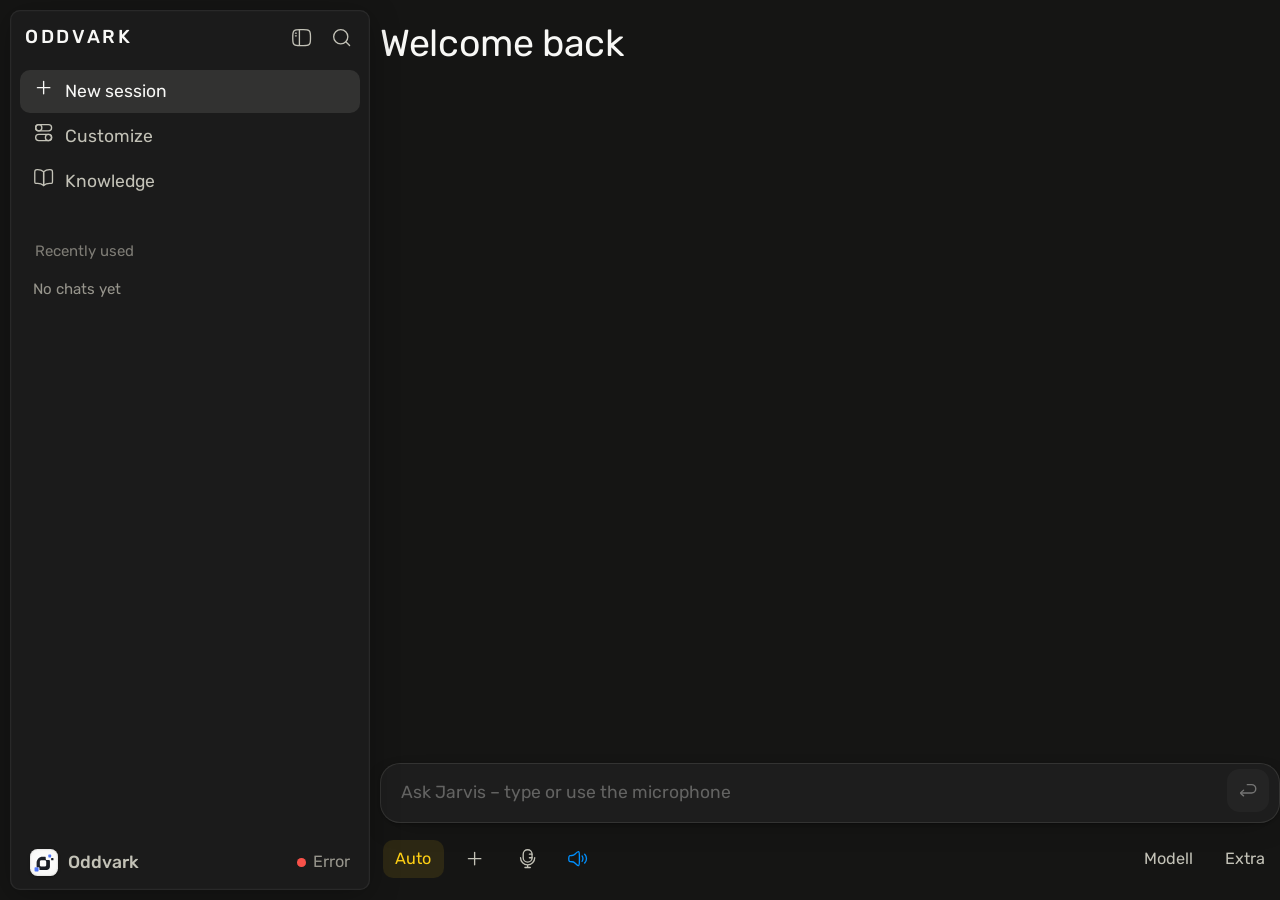
<file: frontend/index.html>
<!doctype html>
<html
  lang="en"
  data-color-version="v2"
  data-theme="jarvis"
  data-mode="dark"
  class="h-screen antialiased scroll-smooth"
  style="--toast-top-offset: 56px"
  data-chat-text-size="m"
  data-transcript-width="m"
>
  <head>
    <meta charset="utf-8" />
    <meta property="og:title" content="Oddvark" />
    <meta name="twitter:title" content="Oddvark" />
    <meta
      property="og:description"
      content="Oddvark – a 100% local AI assistant"
    />
    <meta
      name="twitter:description"
      content="Oddvark – a 100% local AI assistant"
    />
    <meta
      name="viewport"
      content="width=device-width,initial-scale=1,viewport-fit=cover"
    />
    <title>Oddvark</title>
    <meta property="og:type" content="website" />
    <meta property="og:site_name" content="Oddvark" />
    <meta name="twitter:card" content="summary_large_image" />
    <meta name="mobile-web-app-capable" content="yes" />
    <link rel="stylesheet" href="assets/css/theme.css" />
    <link rel="stylesheet" href="assets/css/app.css" />
    <link rel="stylesheet" href="assets/css/theme-ios.css" />
    <link rel="stylesheet" href="assets/css/artifact.css" />
    <link rel="stylesheet" href="assets/css/chat.css" />

    
    
    
    
    
    
    
    
    <meta
      name="description"
      content="Oddvark – a 100% local AI assistant"
    />
    <meta name="theme-color" content="hsl(60,2%,6%)" />
    
    
    <meta name="referrer" content="no-referrer" />
    <link rel="icon" type="image/svg+xml" href="assets/favicon.svg" />
    <link rel="shortcut icon" href="assets/favicon.ico" />
    <link rel="apple-touch-icon" href="assets/favicon.svg" />
    
    <!-- CSP entfernt fuer lokale Bearbeitung -->
  </head>
  <body
    class="bg-bg-100 text-text-100 font-ui min-h-screen"
    style="pointer-events: auto"
  >
    <div class="epitaxy-root">
      <div class="dframe-root" style="--df-sidebar-width: 288px">
                  <aside
                    class="dframe-sidebar jv-sidebar"
                    data-variant="desktop"
                    aria-label="Sidebar"
                    data-i18n-aria="aria.sidebar"
                  >
                    <a href="#dframe-main" class="jv-skip" data-i18n="skip">Skip to content</a>
                    <div class="jv-sb-chrome">
                      <a href="index.html" class="jv-sb-brand" aria-label="Oddvark">ODDVARK</a>
                      <div class="jv-sb-chrome-actions">
                        <button id="base-ui-_r_b8_" type="button" class="jv-sb-icobtn" aria-label="Collapse sidebar" data-i18n-aria="aria.sidebar.collapse"></button>
                        <button id="base-ui-_r_ba_" type="button" class="jv-sb-icobtn" aria-label="Search" data-i18n-aria="aria.search"></button>
                      </div>
                    </div>
                    <div class="dframe-sidebar-body jv-sb-body">
                      <button type="button" data-row="" class="jv-sb-row is-selected" aria-keyshortcuts="Control+Shift+O">
                        <span class="df-leading-slot jv-sb-ico"><span></span></span>
                        <span class="min-w-0 truncate jv-sb-label" data-i18n="nav.new">New session</span>
                        <kbd class="jv-sb-kbd" aria-hidden="true">Ctrl+⇧+O</kbd>
                      </button>
                      <button type="button" data-row="" class="jv-sb-row">
                        <span class="df-leading-slot jv-sb-ico"><span></span></span>
                        <span class="min-w-0 truncate jv-sb-label" data-i18n="nav.customize">Customize</span>
                      </button>
                      <div class="dframe-nav-scroll jv-sb-scroll"></div>
                    </div>
                    <div class="jv-sb-footer">
                      <button type="button" id="base-ui-_r_f5_" data-testid="user-menu-button" class="jv-sb-account" aria-haspopup="menu" aria-expanded="false" aria-label="Account"><span class="jv-sb-avatar" aria-hidden="true"></span><span class="jv-sb-account-name">Oddvark</span></button>
                    </div>
                  </aside>
                <main id="dframe-main" tabindex="-1" class="dframe-content jv-main">
                  <div class="dframe-content-inner jv-main-inner">
                    <div class="jv-chat">
                      <header class="epitaxy-composer-width jv-welcome-head">
                        <h1 class="text-title jv-welcome-title">Welcome back</h1>
                      </header>
                      <div class="jv-chat-body epitaxy-composer-width">
                        <div data-epitaxy-transcript-region="" tabindex="-1" class="jv-transcript-region">
                          <div class="overflow-y-auto jv-transcript-scroll"></div>
                        </div>
                      </div>
                      <div class="jv-composer-wrap epitaxy-composer-width">
                        <div class="epitaxy-prompt jv-inputbar">
                          <div contenteditable="true" enterkeyhint="enter" translate="no" tabindex="0" aria-label="Prompt" data-i18n-aria="aria.prompt" class="tiptap ProseMirror jv-input"><p data-placeholder="Ask Jarvis – type or use the microphone" class="is-empty is-editor-empty"><br class="ProseMirror-trailingBreak"/></p></div>
                          <button id="jv-send-btn" type="button" class="jv-send" disabled aria-label="Send" data-i18n-aria="aria.send"><svg viewBox="0 0 24 24" fill="none" aria-hidden="true"><path d="M12 20V5M6 11l6-6 6 6" stroke="currentColor" stroke-width="1.6" stroke-linecap="round" stroke-linejoin="round"/></svg></button>
                        </div>
                        <div class="jv-toolbar">
                          <div class="jv-toolbar-left">
                            <button id="base-ui-_r_ka_" type="button" aria-haspopup="menu" aria-expanded="false" class="jv-tb-btn jv-tb-mode"><span>Auto</span></button>
                            <button id="base-ui-_r_ki_" type="button" aria-haspopup="menu" aria-expanded="false" aria-label="Add" data-i18n-aria="aria.add" class="jv-tb-btn jv-tb-icon"><svg viewBox="0 0 24 24" fill="none" aria-hidden="true"><path d="M12 5v14M5 12h14" stroke="currentColor" stroke-width="1.6" stroke-linecap="round" stroke-linejoin="round"/></svg></button>
                            <input id="chat-input-file-upload-epitaxy" type="file" multiple="" value="" style="display:none"/>
                            <div role="group" aria-label="Dictate" data-i18n-aria="aria.dictate" class="jv-mic-pill">
                              <button id="base-ui-_r_kq_" type="button" aria-pressed="false" aria-label="Press and hold to record" data-i18n-aria="aria.dictate_hold" class="jv-mic-btn"><svg viewBox="0 0 24 24" fill="none" aria-hidden="true"><path d="M12 15.5a3.5 3.5 0 0 0 3.5-3.5V7a3.5 3.5 0 0 0-7 0v5a3.5 3.5 0 0 0 3.5 3.5Z" stroke="currentColor" stroke-width="1.5"/><path d="M18.5 12a6.5 6.5 0 0 1-13 0M12 18.5V22" stroke="currentColor" stroke-width="1.5" stroke-linecap="round"/></svg></button>
                              <button id="base-ui-_r_ks_" type="button" aria-haspopup="menu" aria-expanded="false" aria-label="Dictation settings" data-i18n-aria="aria.dictate_settings" class="jv-mic-set"><svg viewBox="0 0 24 24" fill="none" aria-hidden="true"><path d="M6 9l6 6 6-6" stroke="currentColor" stroke-width="1.6" stroke-linecap="round" stroke-linejoin="round"/></svg></button>
                            </div>
                          </div>
                          <div class="jv-toolbar-right">
                            <button id="base-ui-_r_l4_" type="button" aria-haspopup="menu" aria-expanded="false" class="jv-tb-btn jv-tb-model"><span>Modell</span></button>
                            <button id="base-ui-_r_la_" type="button" aria-haspopup="dialog" aria-expanded="false" data-base-ui-click-trigger="" class="jv-tb-btn jv-tb-effort"><span>Extra</span></button>
                          </div>
                        </div>
                      </div>
                    </div>
                  </div>
                </main>
      </div>
    </div>
    <script src="assets/js/hugeicons.js"></script>
    <script src="assets/js/i18n.js"></script>
    <script src="assets/js/app.js"></script>
  </body>
</html>
</file>
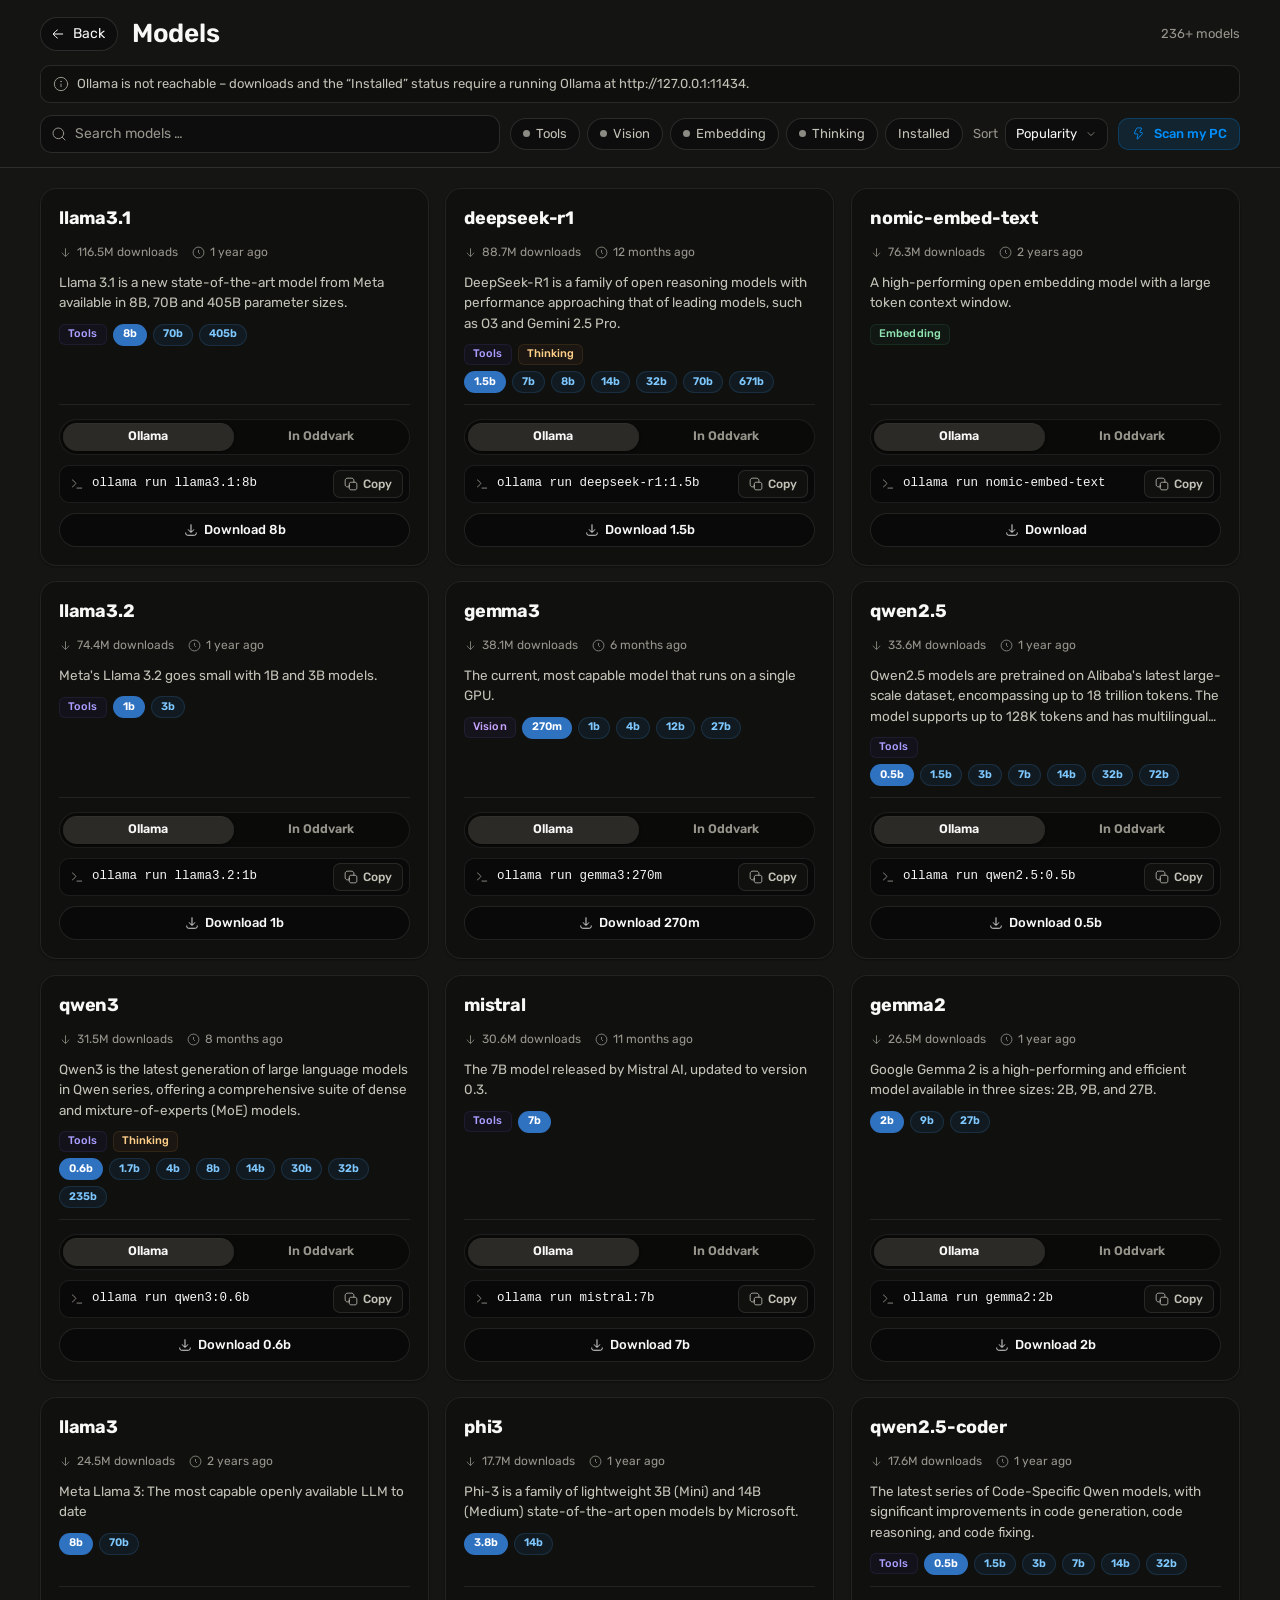
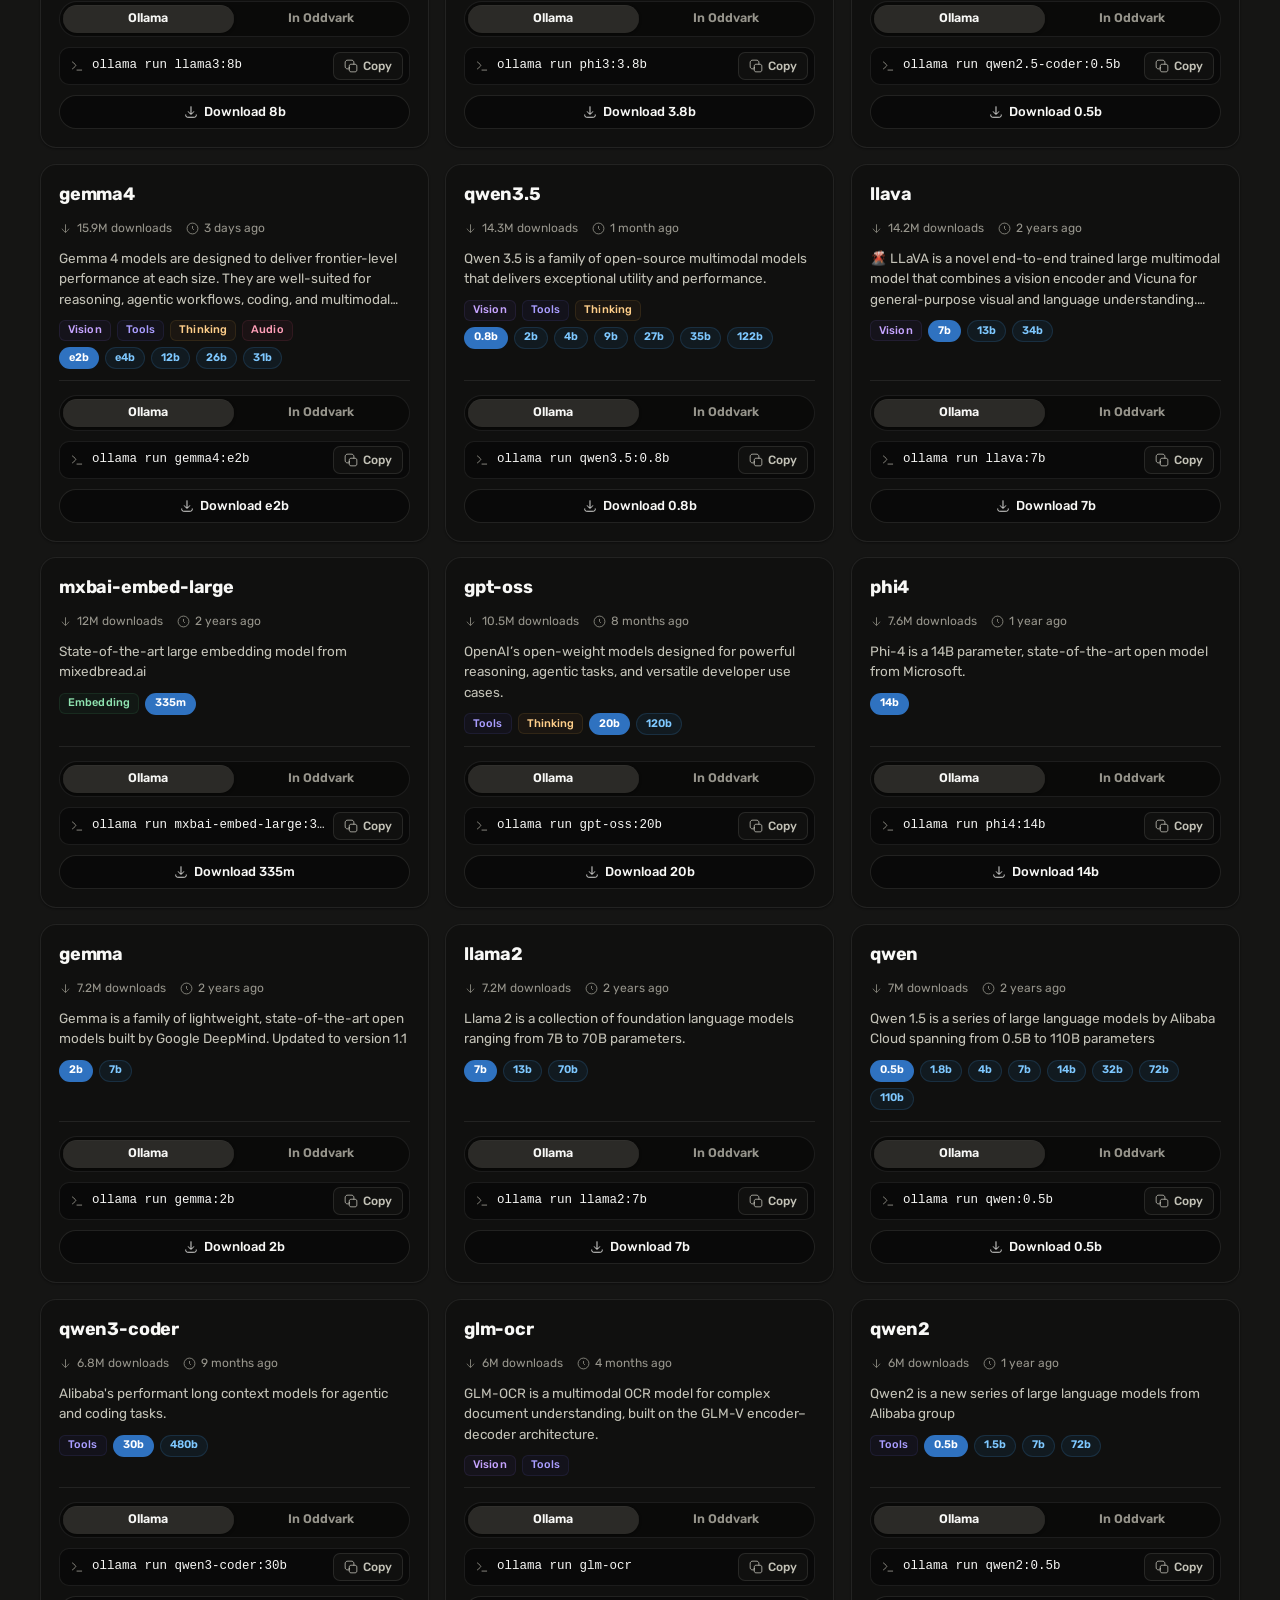
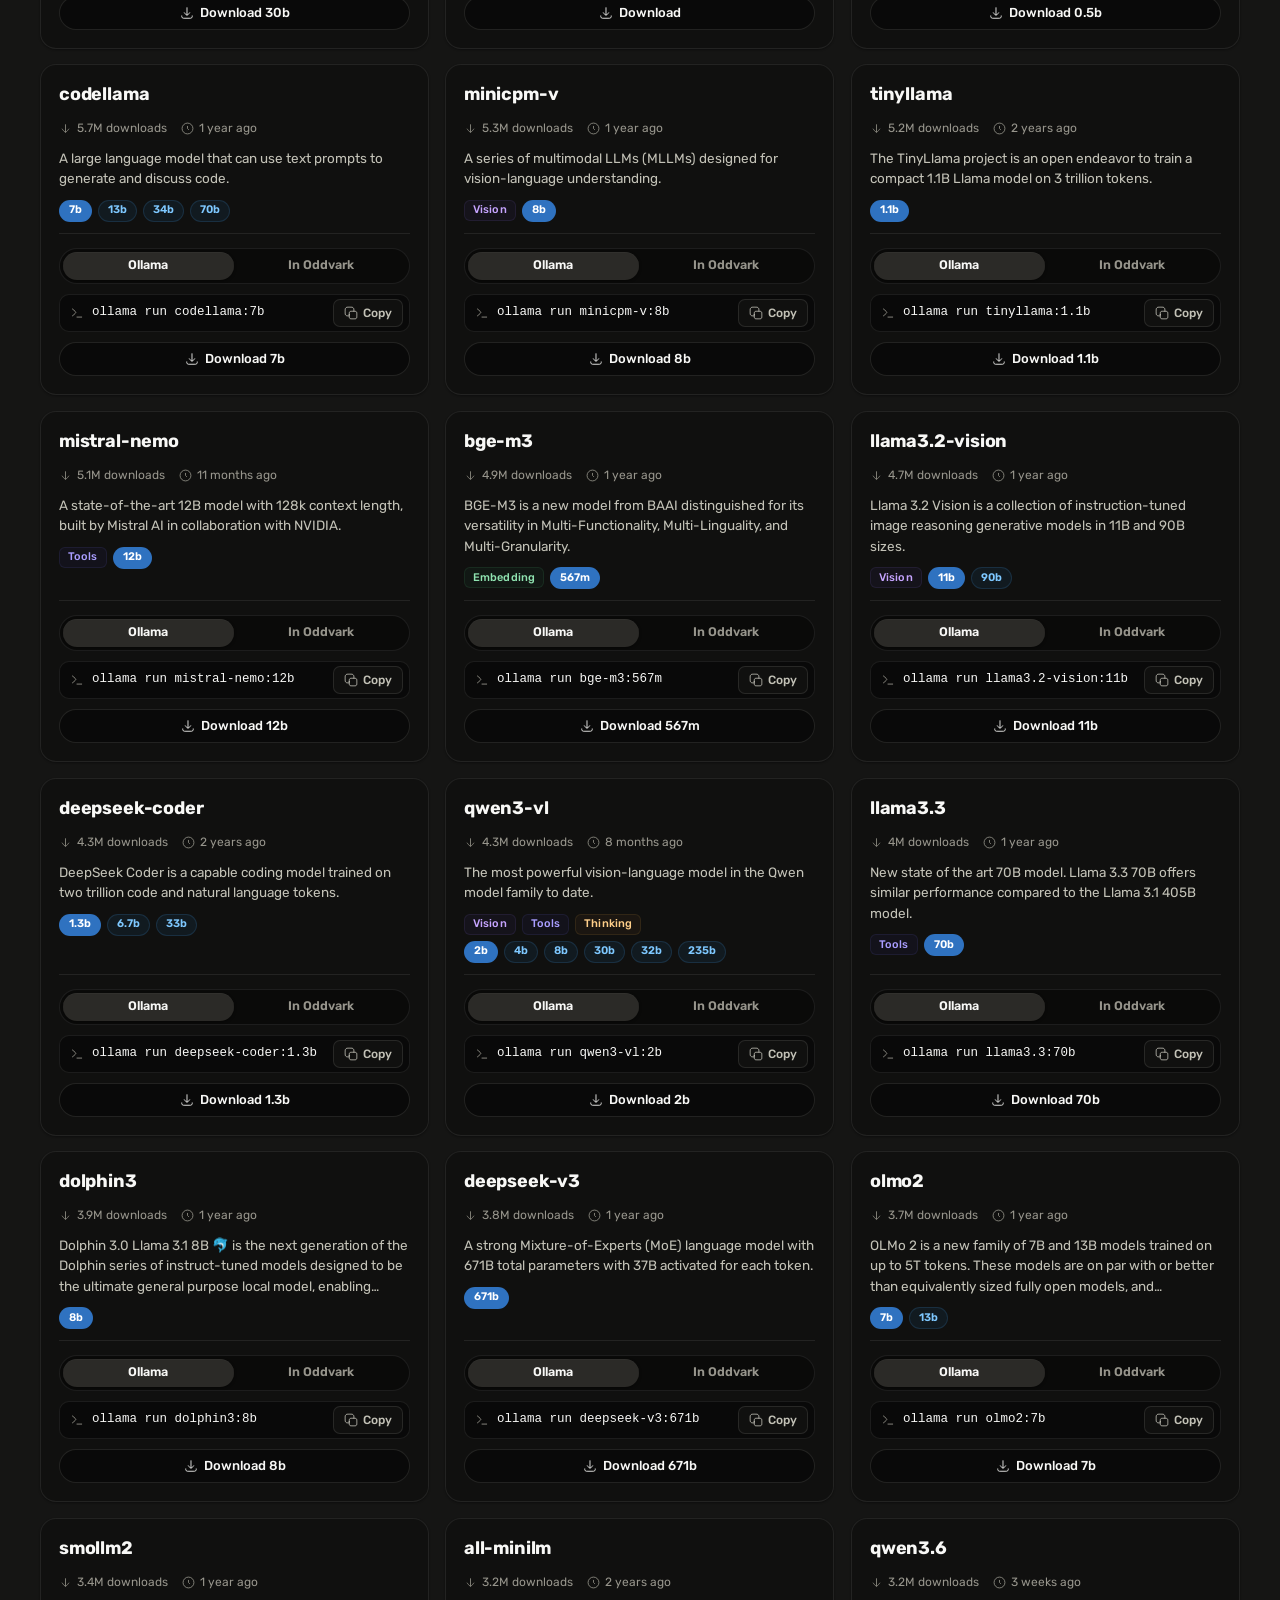
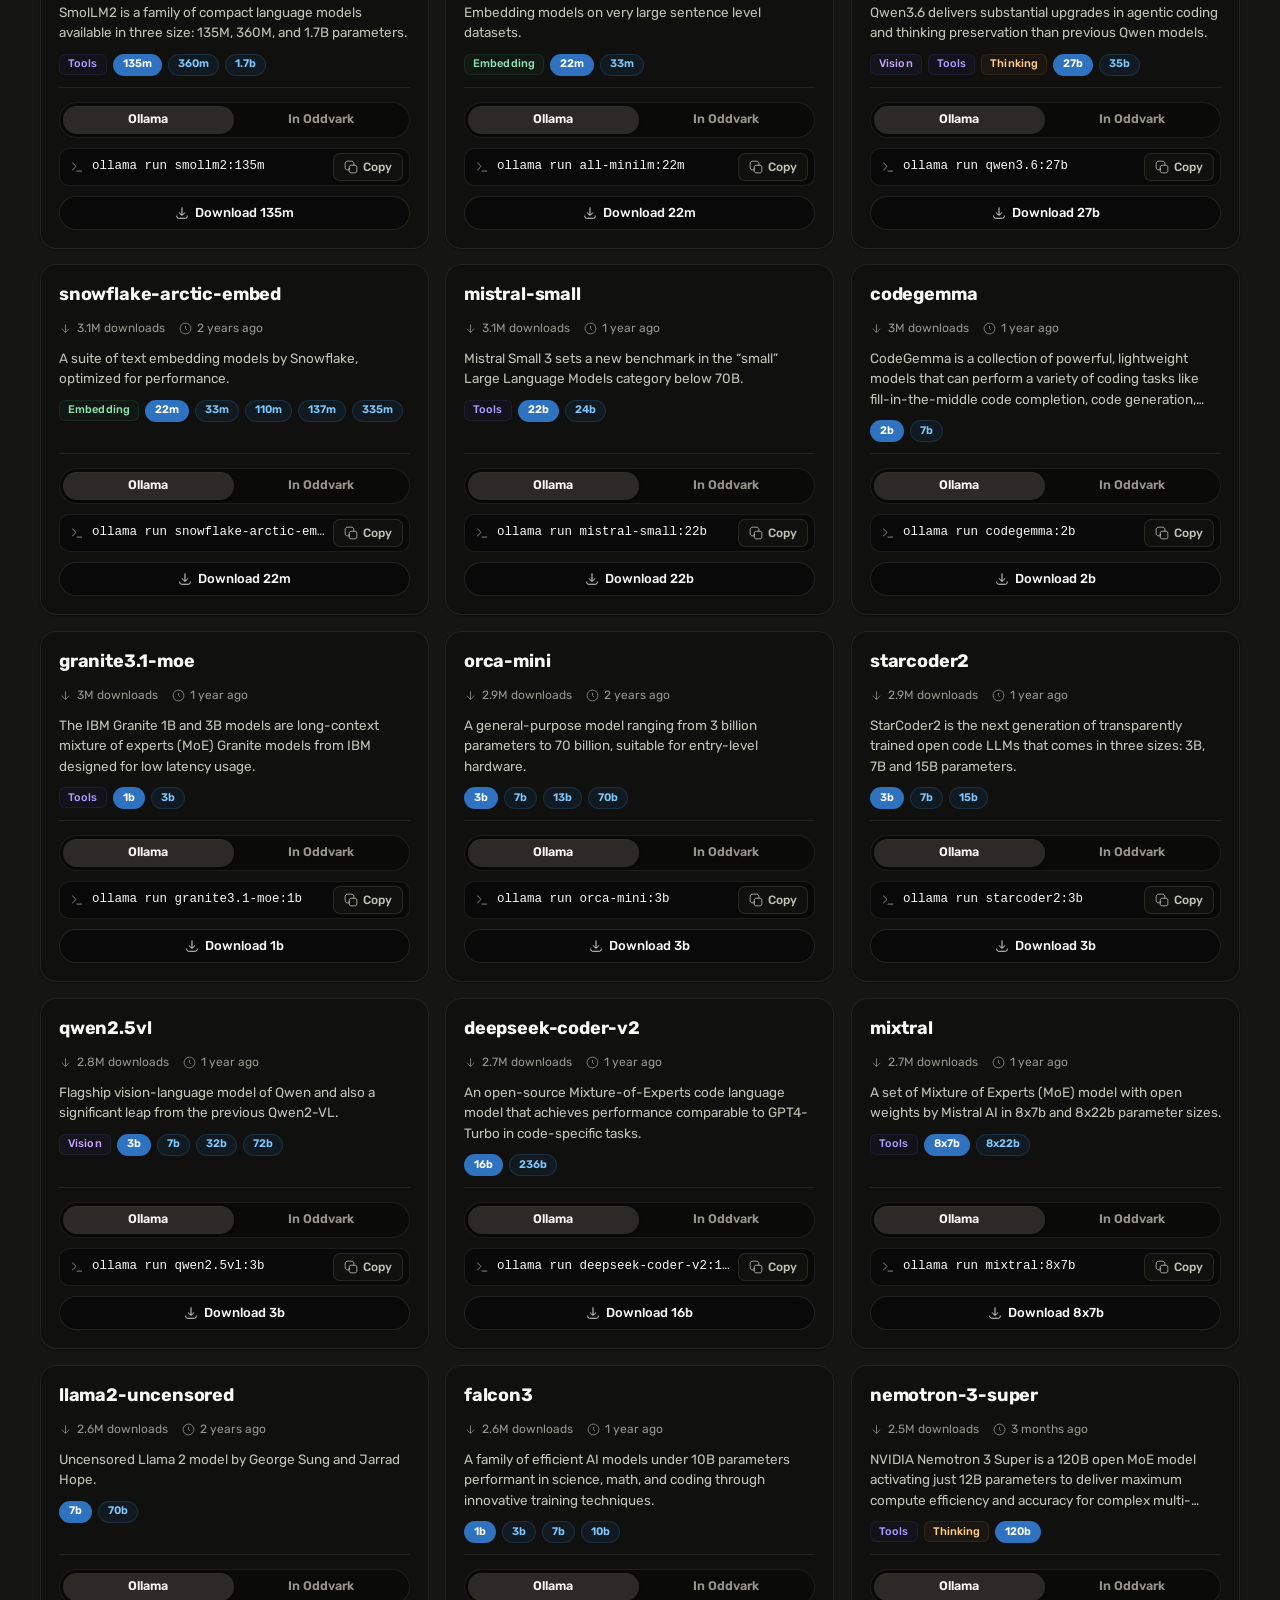
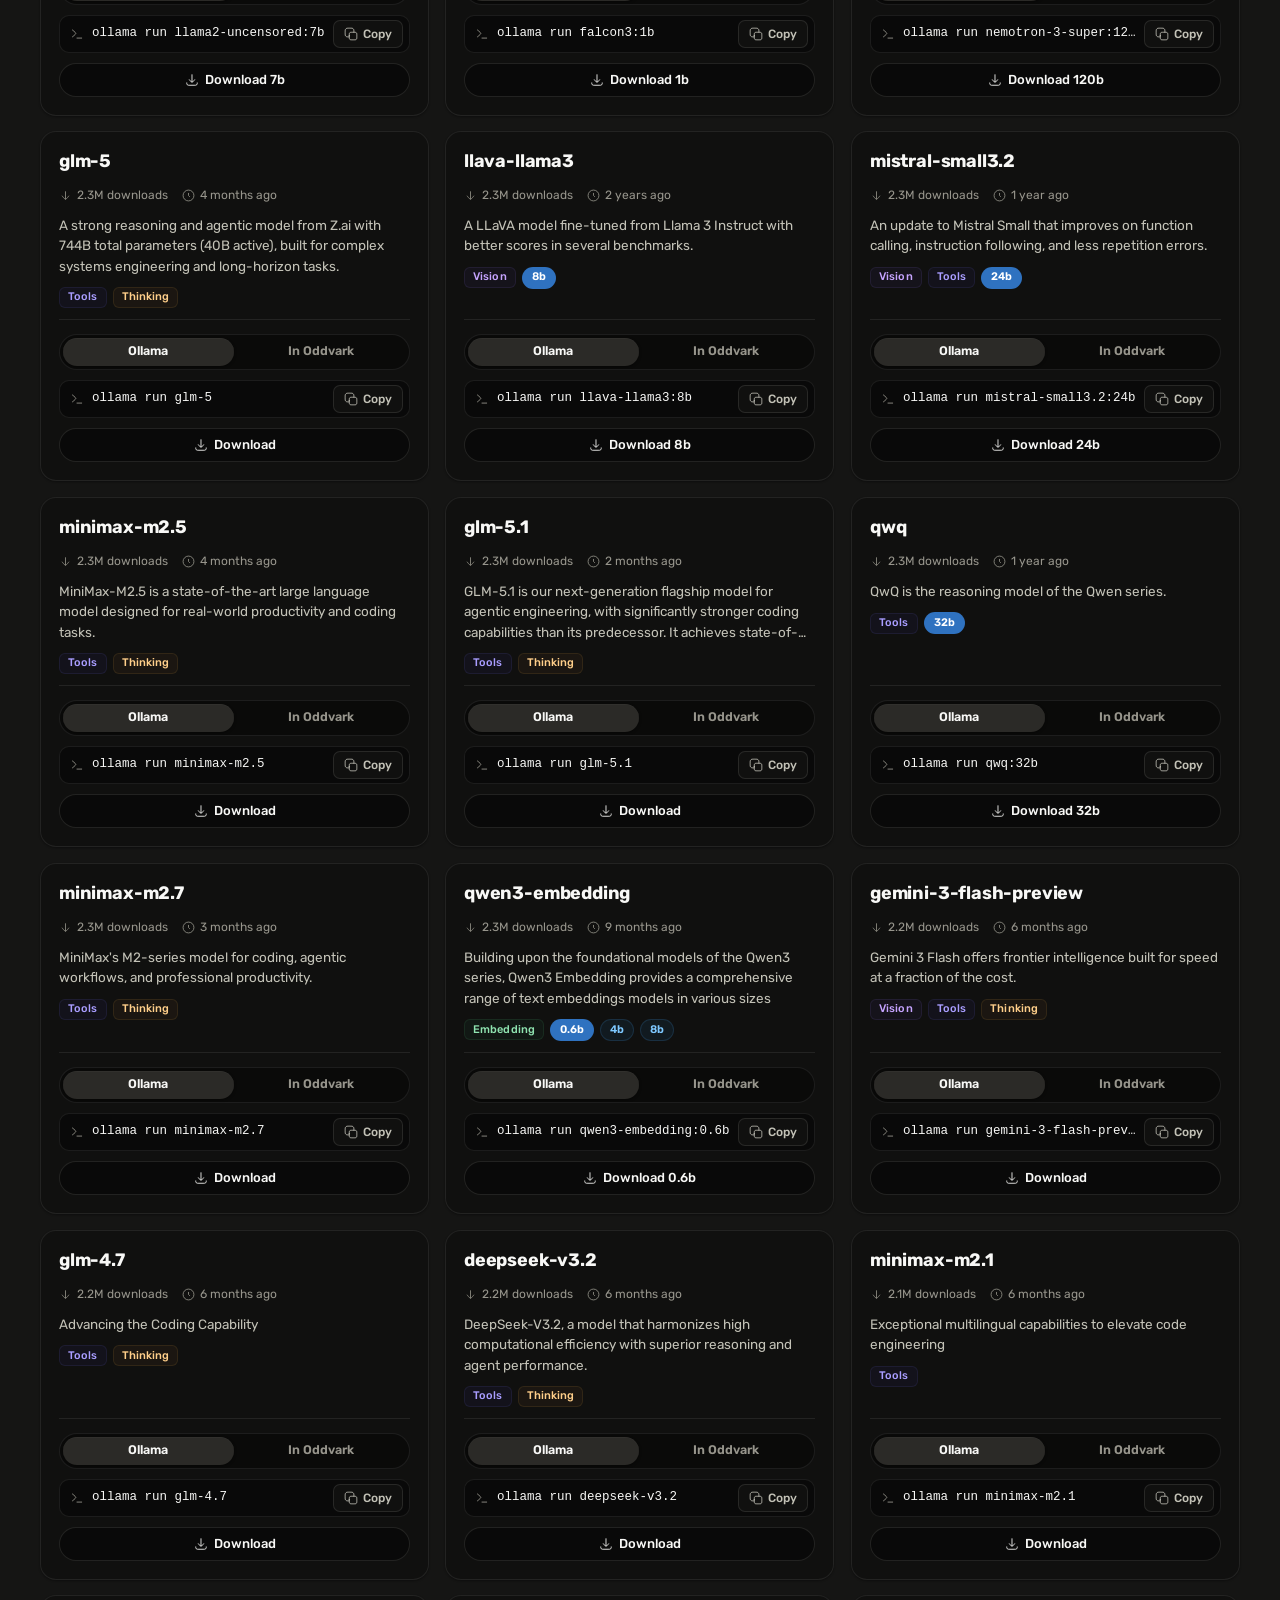
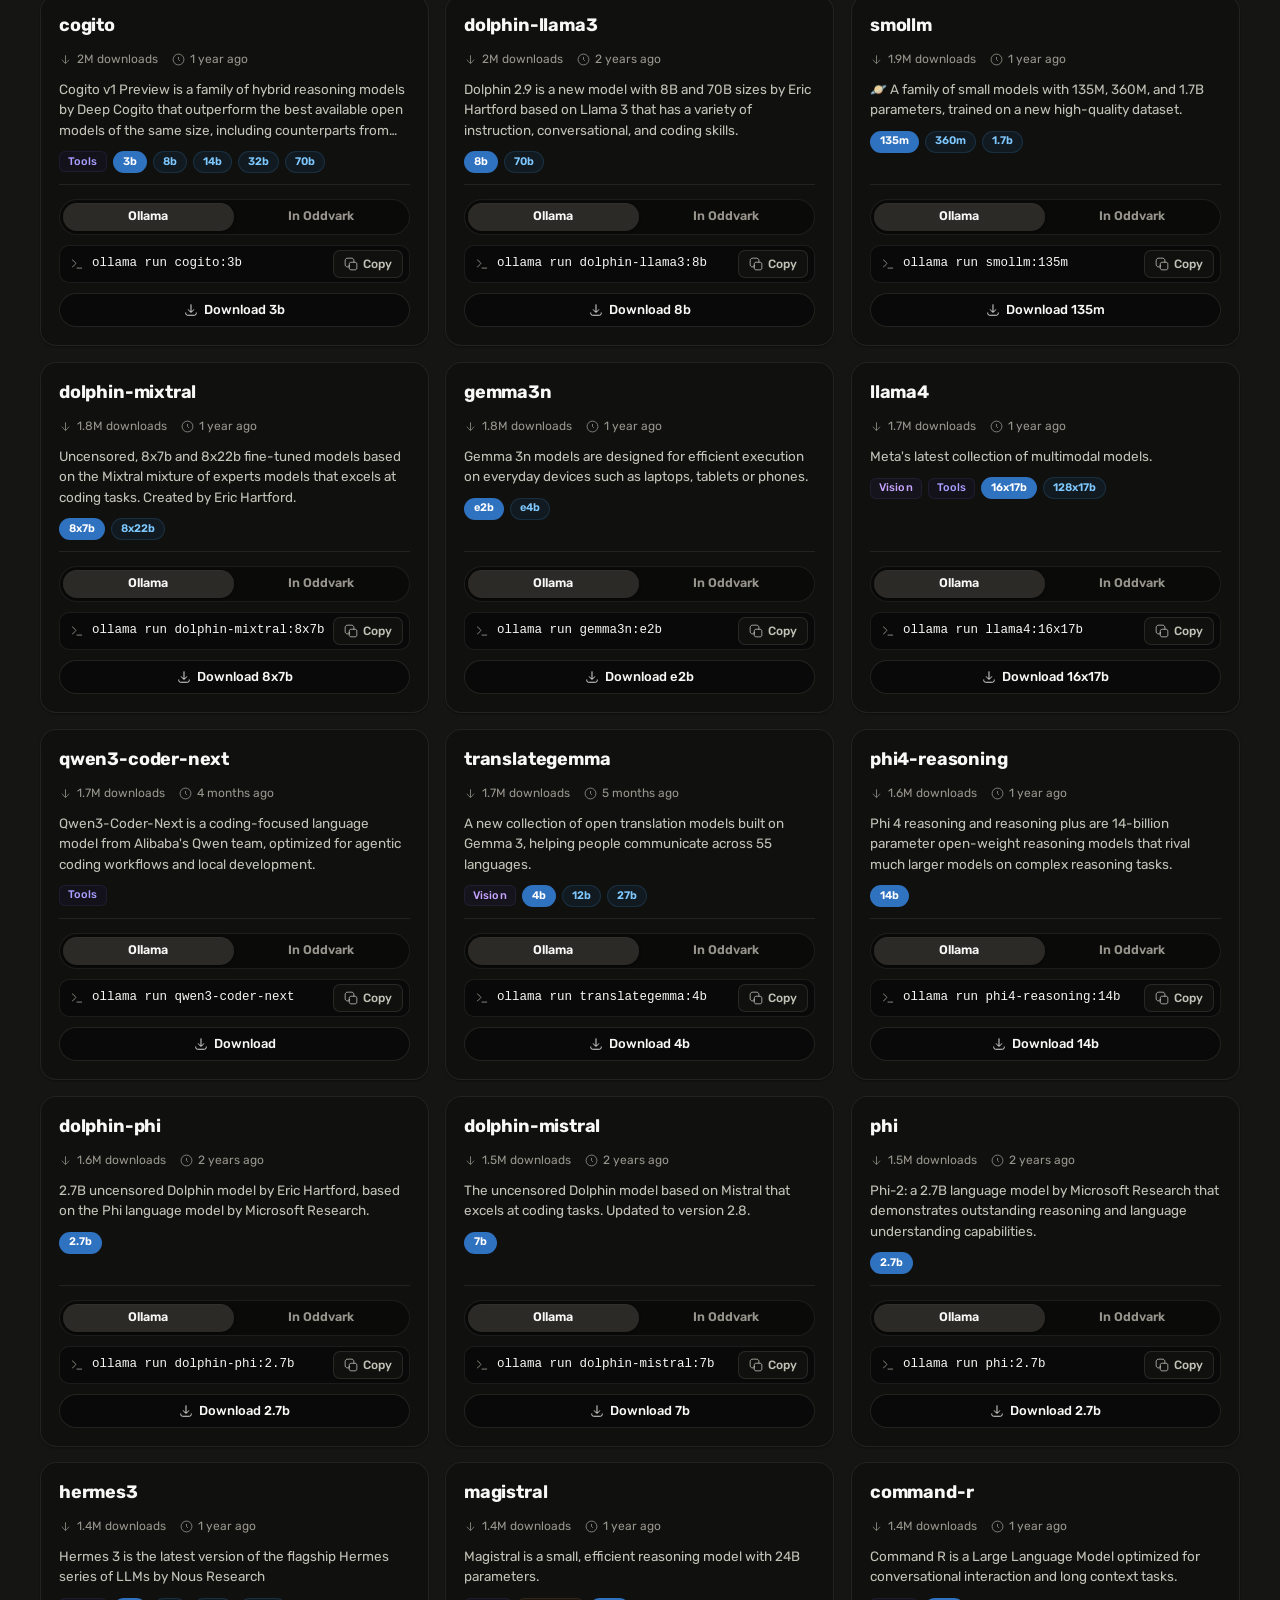
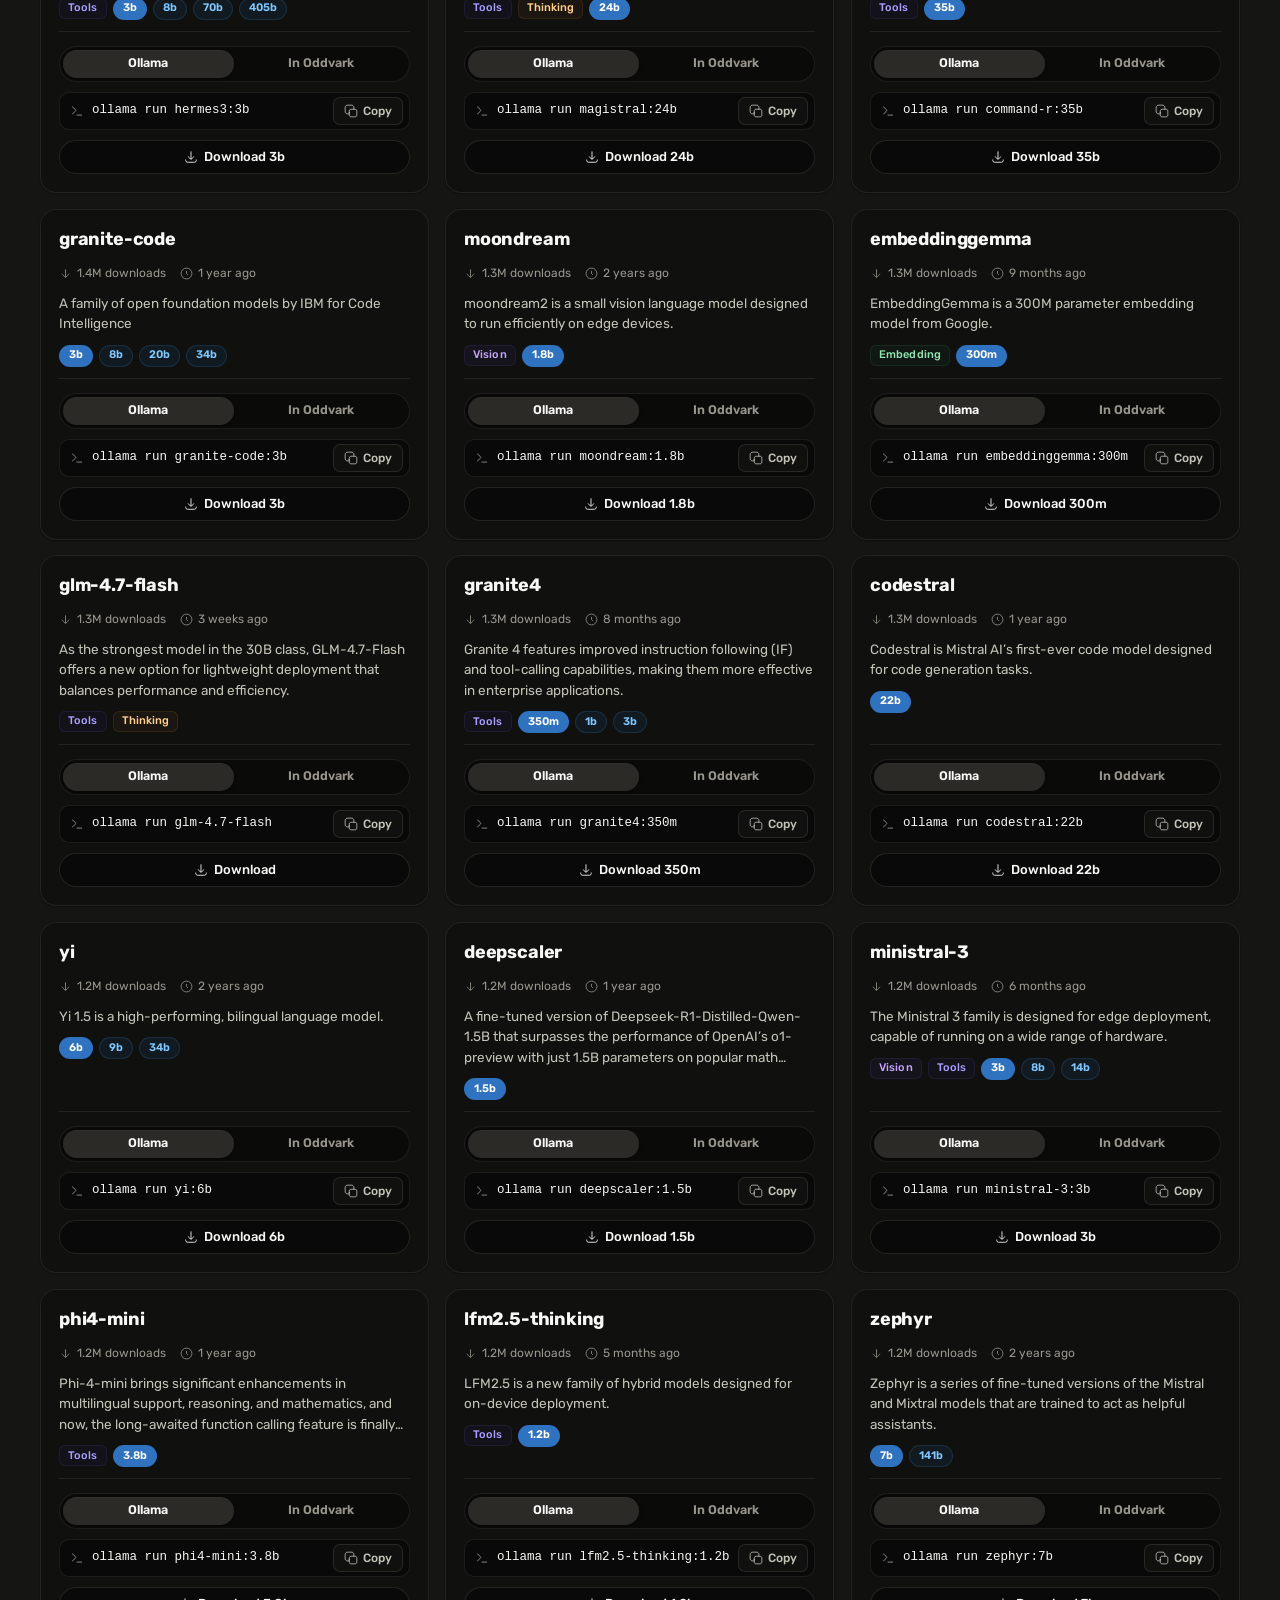
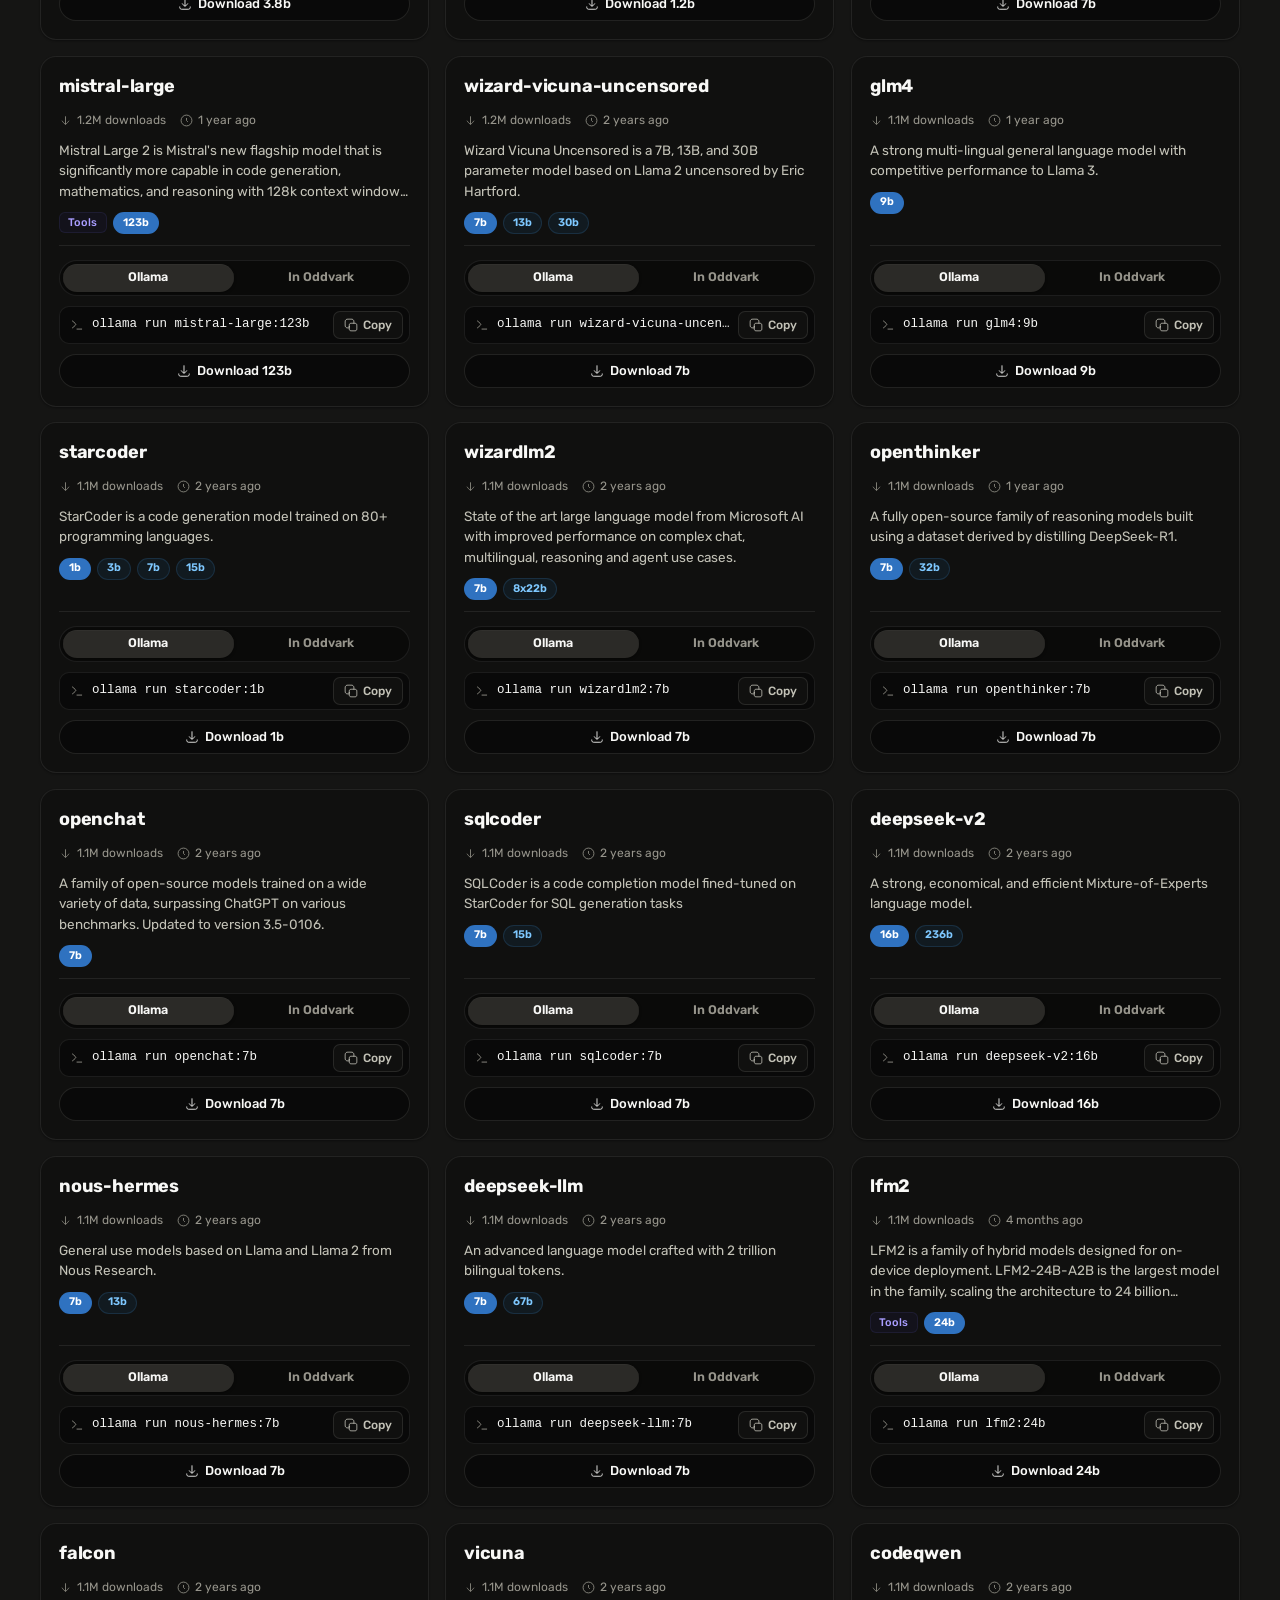
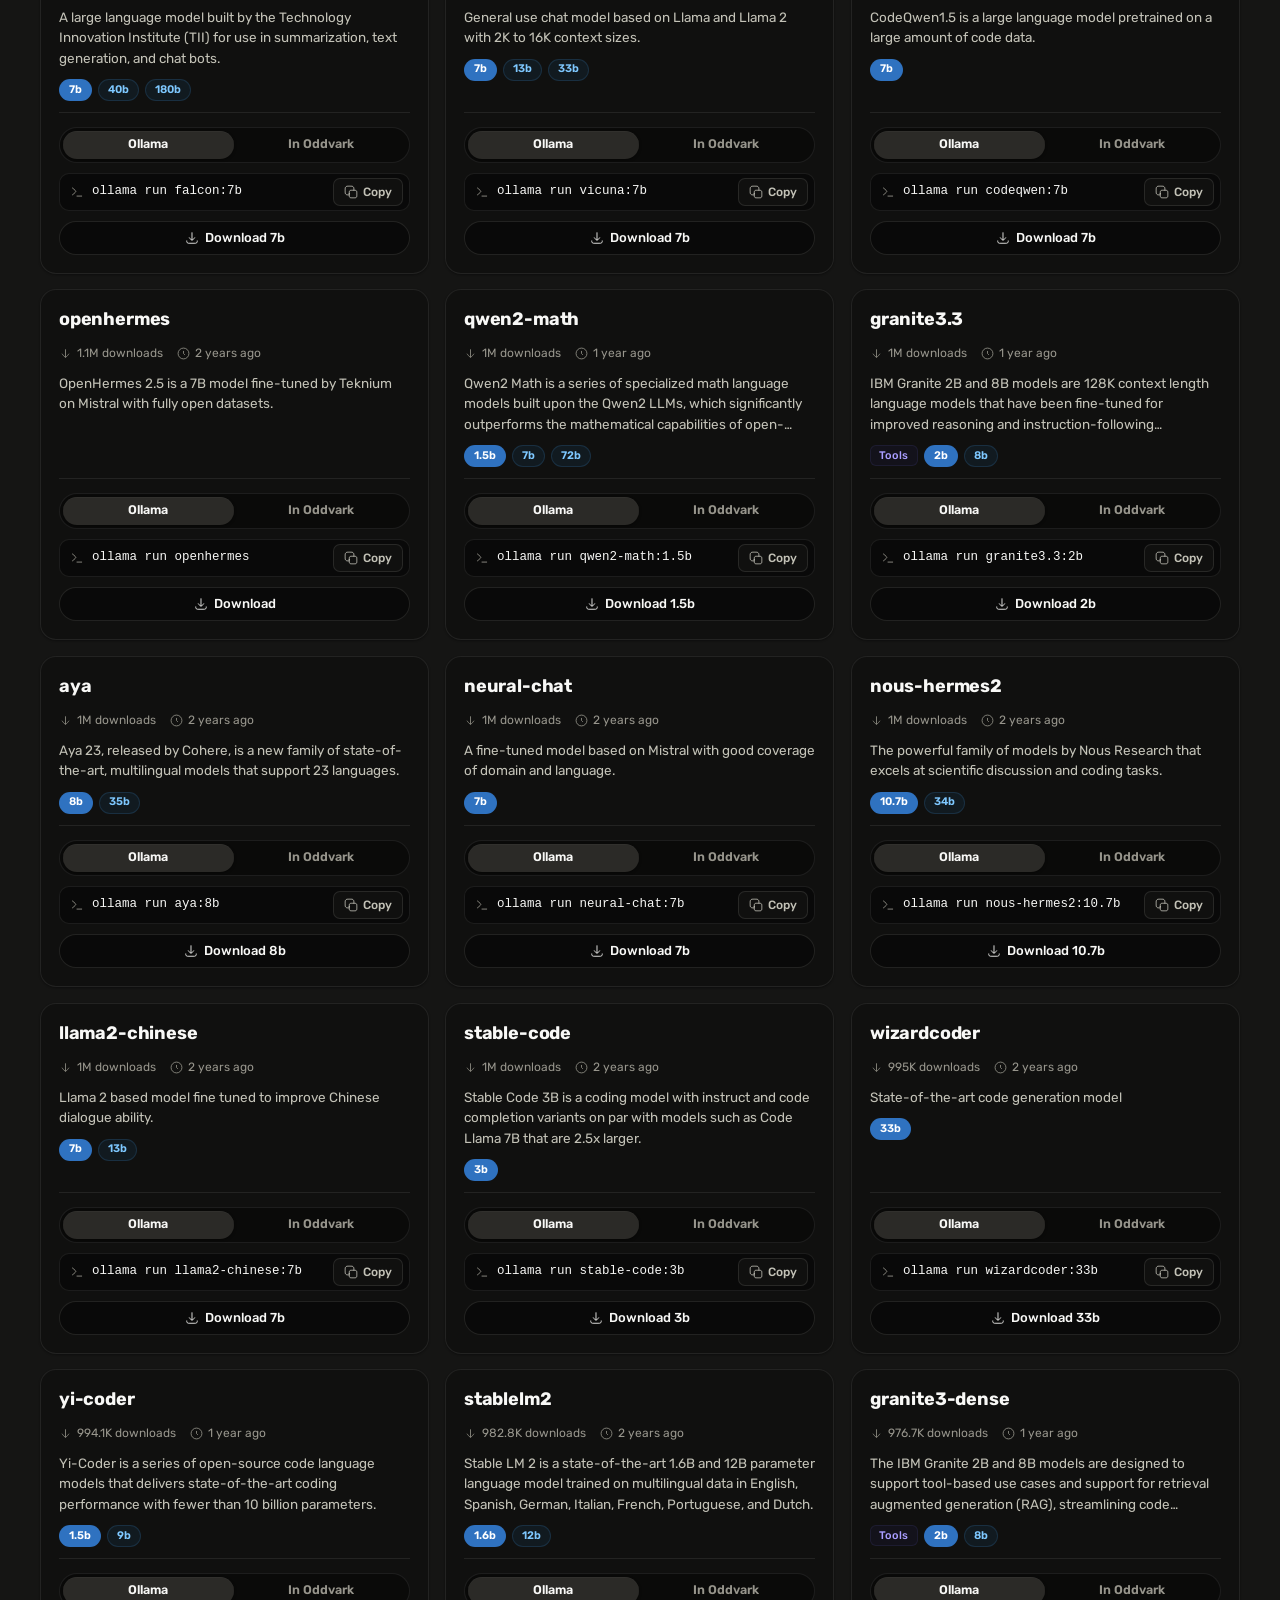
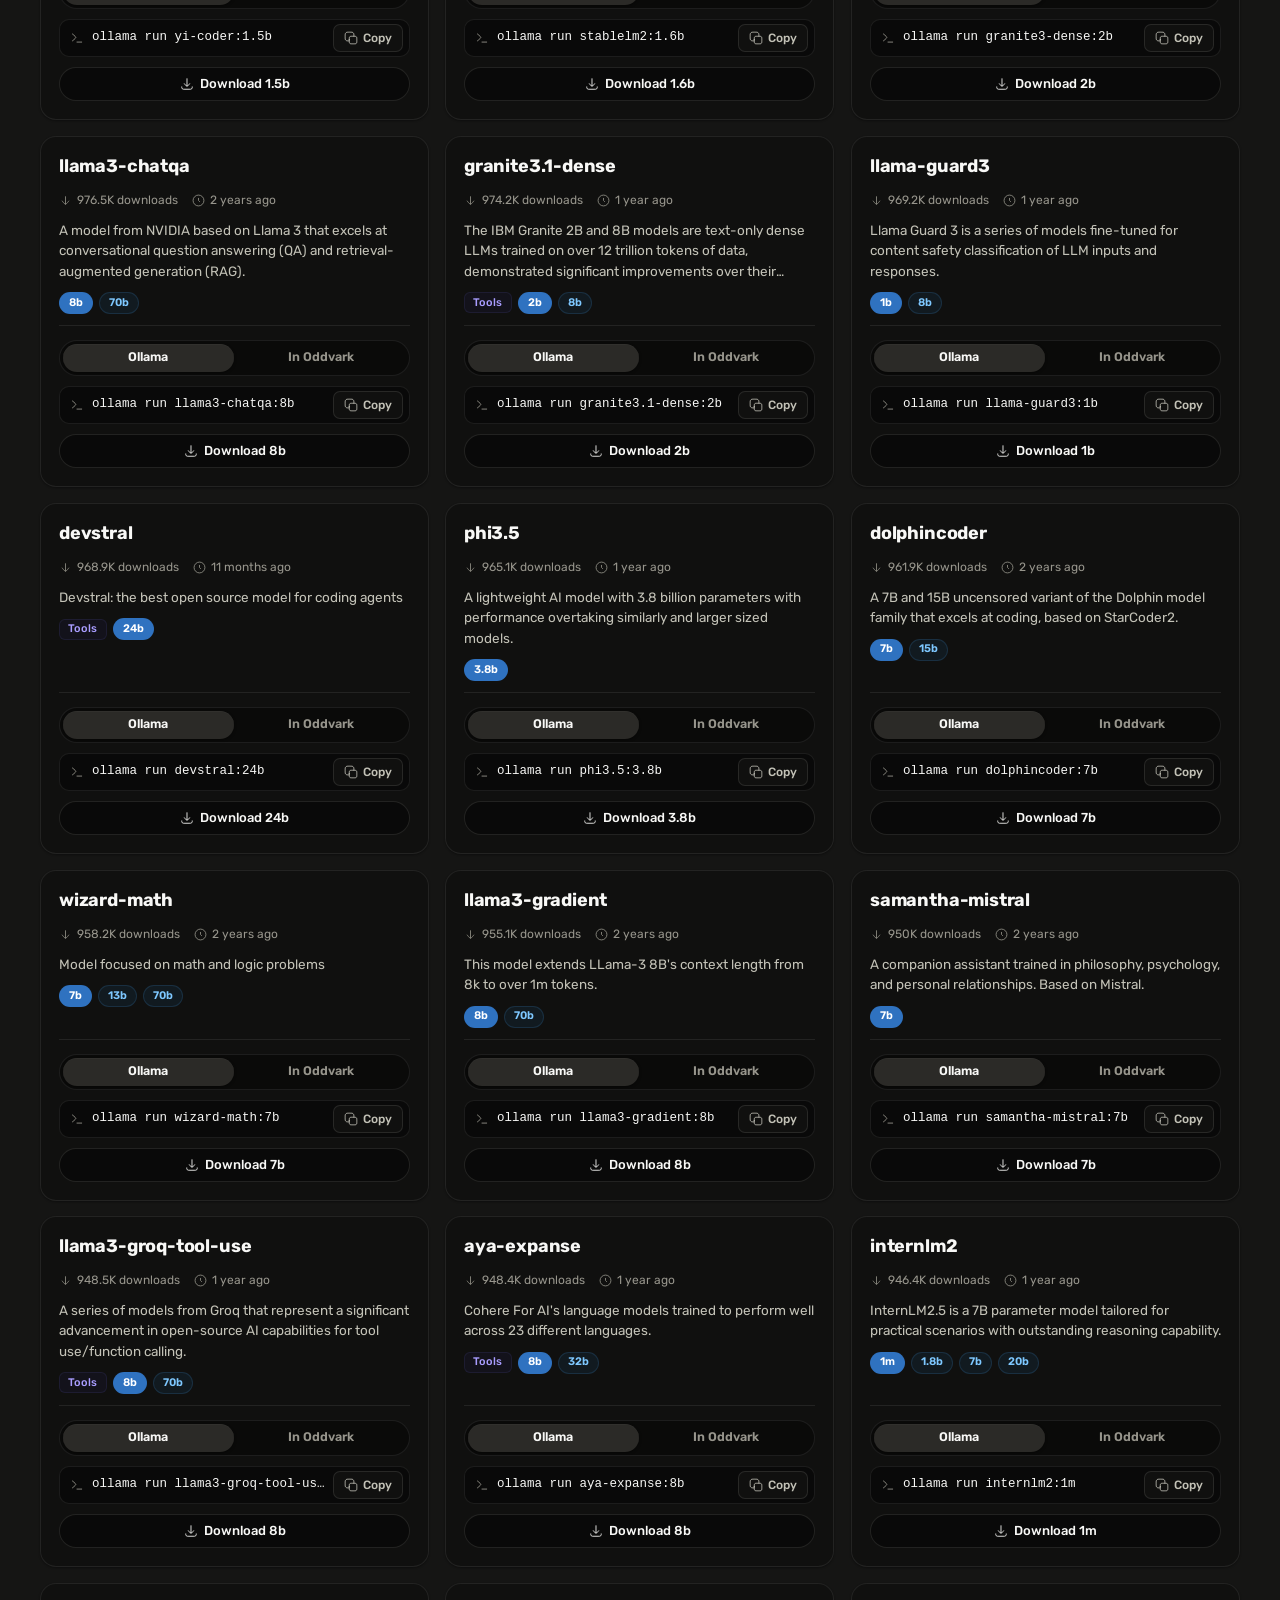
<file: frontend/models.html>
<!doctype html>
<html
  lang="en"
  data-theme="jarvis"
  data-mode="dark"
  data-color-version="v2"
  class="h-screen antialiased"
>
  <head>
    <meta charset="utf-8" />
    <meta
      name="viewport"
      content="width=device-width,initial-scale=1,viewport-fit=cover"
    />
    <title>Oddvark – Models</title>
    <link rel="icon" type="image/svg+xml" href="assets/favicon.svg" />
    <link rel="shortcut icon" href="assets/favicon.ico" />
    <link rel="stylesheet" href="assets/css/theme.css" />
    <link rel="stylesheet" href="assets/css/models.css" />
    <link rel="stylesheet" href="assets/css/theme-ios.css" />
  </head>
  <body class="bg-bg-100 text-text-100 font-ui min-h-screen">
    <div id="models-app"></div>
    <script src="assets/js/hugeicons.js"></script>
    <script src="assets/js/models-catalog.js"></script>
    <script src="assets/js/models.js"></script>
  </body>
</html>
</file>
<file: frontend/assets/css/theme.css>
/* Oddvark / Oddware – eigenes Fundament-Stylesheet.
   Enthält: Rubik-Fonts, Design-Tokens (dunkel), Basis (html/body), Layout-Gerüst
   (Sidebar/Content) und die wenigen genutzten Utility-Klassen. Von Grund auf geschrieben;
   Farb-/Maßwerte sind am gerenderten Zustand abgemessen. Wird von index.html UND models.html
   geladen. */

/* ---------- Rubik (Open Font License, lokal gebündelt) ---------- */
@font-face {
  font-family: "Rubik"; src: url(../fonts/rubik-latin.woff2) format("woff2");
  font-weight: 300 900; font-style: normal; font-display: swap;
  unicode-range: U+0000-00FF, U+0131, U+0152-0153, U+02BB-02BC, U+02C6, U+02DA, U+02DC, U+0304, U+0308, U+0329, U+2000-206F, U+20AC, U+2122, U+2191, U+2193, U+2212, U+2215, U+FEFF, U+FFFD;
}
@font-face {
  font-family: "Rubik"; src: url(../fonts/rubik-latin-ext.woff2) format("woff2");
  font-weight: 300 900; font-style: normal; font-display: swap;
  unicode-range: U+0100-02BA, U+02BD-02C5, U+02C7-02CC, U+02CE-02D7, U+02DD-02FF, U+0304, U+0308, U+0329, U+1D00-1DBF, U+1E00-1E9F, U+1EF2-1EFF, U+2020, U+20A0-20AB, U+20AD-20C0, U+2113, U+2C60-2C7F, U+A720-A7FF;
}
@font-face {
  font-family: "Rubik"; src: url(../fonts/rubik-latin-italic.woff2) format("woff2");
  font-weight: 300 900; font-style: italic; font-display: swap;
  unicode-range: U+0000-00FF, U+0131, U+0152-0153, U+02BB-02BC, U+02C6, U+02DA, U+02DC, U+0304, U+0308, U+0329, U+2000-206F, U+20AC, U+2122, U+2191, U+2193, U+2212, U+2215, U+FEFF, U+FFFD;
}
@font-face {
  font-family: "Rubik"; src: url(../fonts/rubik-latin-ext-italic.woff2) format("woff2");
  font-weight: 300 900; font-style: italic; font-display: swap;
  unicode-range: U+0100-02BA, U+02BD-02C5, U+02C7-02CC, U+02CE-02D7, U+02DD-02FF, U+0304, U+0308, U+0329, U+1D00-1DBF, U+1E00-1E9F, U+1EF2-1EFF, U+2020, U+20A0-20AB, U+20AD-20C0, U+2113, U+2C60-2C7F, U+A720-A7FF;
}
@font-face {
  font-family: OpenDyslexic; src: url(../fonts/opendyslexic-400-normal-1.woff2) format("woff2");
  font-weight: 400; font-style: normal;
}

/* ---------- Design-Tokens (dunkles Schema, immer aktiv) ---------- */
:root {
  --font-ui-sans: "Rubik", -apple-system, BlinkMacSystemFont, system-ui, "Segoe UI", Roboto, Helvetica, Arial, sans-serif;
  --font-ui-mono: ui-monospace, "SF Mono", SFMono-Regular, Menlo, Consolas, monospace;
  --font-ui: var(--font-ui-sans);
  --font-mono: var(--font-ui-mono);
  --font-open-dyslexic: "OpenDyslexic", "Comic Sans MS", ui-serif, serif;

  /* Hintergrund- und Textrampen (HSL-Tripel -> hsl(var(--x)) bzw. mit /alpha) */
  --bg-000: 60 2% 12%;
  --bg-100: 60 2% 8%;
  --bg-200: 60 2% 6%;
  --bg-300: 0 0% 5%;
  --bg-400: 0 0% 2.5%;
  --text-000: 60 14% 97%;
  --text-100: 60 14% 97%;
  --text-200: 55 9% 74%;
  --text-300: 55 9% 74%;
  --text-400: 48 5% 57%;
  --text-500: 48 5% 57%;
  --accent-100: 206 100% 50%;
  --border-100: 53 12% 87%;
  --oncolor-100: 0 0% 100%;

  /* Vollfarb-Tokens */
  --accent: #09f;
  --accent-10: rgba(0, 153, 255, 0.1);
  --core-red: #ff3a30;
  --core-10-red: rgba(255, 58, 48, 0.1);
  --extended-green: hsla(134, 55%, 55%, 1);
  --extended-10-green: rgba(50, 215, 75, 0.1);
  --extended-yellow: hsla(48, 100%, 54%, 1);
  --extended-10-yellow: rgba(255, 208, 20, 0.1);
  --extended-purple: hsla(259, 60%, 72%, 1);
  --danger-000: 0 77% 81%;
  --danger-100: 0 73% 59%;

  /* Radien */
  --r5: 6px; --r6: 8px; --r7: 16px; --r8: 12px;

  /* Weiß-Overlays (Fills / Trennlinien) */
  --fill-uncontained-default: hsl(0 0% 100% / 0);
  --fill-uncontained-hover: hsl(0 0% 100% / 0.08);
  --fill-uncontained-selected: hsl(0 0% 100% / 0.12);
  --fill-uncontained-disabled: hsl(0 0% 100% / 0);
  --t3: hsl(0 0% 100% / 0.12);
  --t6: hsl(0 0% 100% / 0.48);
  --t7: hsl(0 0% 100% / 0.7);

  /* Sidebar/Reihen-Metrik (df-*) */
  --df-hover: hsl(0 0% 100% / 0.05);
  --df-selected: hsl(0 0% 100% / 0.1);
  --df-row-h: 26px;
  --df-row-px: 8px;
  --df-row-gap: 8px;
  --df-row-font: 14px;
  --df-group-pt: 12px;
  --df-leading-slot: 24px;
  --df-icon-size: 16px;
  --df-radius-pill: 8px;
  --df-footer-btn-size: 24px;
  --df-footer-gap: 3px;
  --df-radius-card: 8px;
  --df-sidebar-width: 288px;
  --df-sidebar-bg: 0 0% 10.6%;

  /* Chat-Abstände / Icon-Größen / Spacing-Skala */
  --chat-item-gap: 9px;
  --chat-turn-gap: 14px;
  --class-small-icon: 12px;
  --class-base-icon: 16px;
  --ui-slider-handle: hsl(55 6% 63%);
  --g3: 4px; --g4: 5px; --g5: 6px;
  --h1: 12px; --h8: 44px;
  --p1: 2px; --p2: 3px; --p3: 4px; --p5: 6px; --p7: 10px;
  --hero-hue: 265;
}

/* ---------- Basis ---------- */
*, *::before, *::after { box-sizing: border-box; }
/* Reset für Formular-/Interaktions-Elemente (ersetzt den früheren globalen Preflight-Reset).
   Ohne ihn zeigen native <button> ihre graue UA-Fläche + einen Default-Rahmen –
   z. B. als „weißer Kasten" hinter Icon-Buttons wie dem Lautsprecher. Eigene Komponenten-Klassen
   (.jv-*, .mdl-*) setzen ihre eigene Fläche und überschreiben diesen Reset. */
button, input, optgroup, select, textarea {
  font: inherit;
  color: inherit;
  letter-spacing: inherit;
  margin: 0;
}
button, [type="button"], [type="reset"], [type="submit"] {
  padding: 0;
  border: 0;
  background: transparent;
  background-image: none;
  cursor: pointer;
}
button:disabled { cursor: default; }
html { height: 100%; }
body {
  margin: 0;
  min-height: 100vh;
  background: hsl(var(--bg-100));
  color: hsl(var(--text-100));
  font-family: var(--font-ui-sans);
  font-size: 14px;
  line-height: 1.5;
  -webkit-font-smoothing: antialiased;
  text-rendering: optimizeLegibility;
}
.sr-only {
  position: absolute; width: 1px; height: 1px; padding: 0; margin: -1px;
  overflow: hidden; clip: rect(0, 0, 0, 0); white-space: nowrap; border: 0;
}
.hidden { display: none !important; }

/* ---------- Layout-Gerüst (Sidebar links, Content rechts) ----------
   app.css setzt html.h-screen{zoom:1.25; height:80vh} + body{height:80vh}, damit alles 25% größer
   wird und trotzdem auf einen Bildschirm passt (80vh × 1.25 = volle Viewport-Höhe). Die App-Shell
   muss darum ebenfalls 80vh hoch sein – sonst reißt die Höhen-Kette und der Composer läuft unten raus. */
.epitaxy-root {
  height: 80vh;
  max-height: 80vh;
  overflow: hidden;
  background: hsl(var(--bg-100));
}
.dframe-root {
  position: relative;
  display: flex;
  width: 100%;
  height: 100%;
  min-height: 0;
}
.dframe-sidebar {
  position: absolute;
  top: 8px; left: 8px; bottom: 8px;
  width: var(--df-sidebar-width, 288px);
  z-index: 20;
  display: flex;
  flex-direction: column;
  border-radius: var(--df-radius-card, 8px);
  background: hsl(var(--df-sidebar-bg, 0 0% 10.6%));
  box-shadow: inset 0 0 0 1px hsl(0 0% 16%), 0 4px 24px hsl(0 0% 2% / 0.28);
  user-select: none;
}
.dframe-sidebar-body {
  display: flex;
  flex-direction: column;
  flex: 1 1 auto;
  min-height: 0;
}
.dframe-content {
  flex: 1 1 auto;
  min-width: 0;
  height: 100%;
}
.dframe-content-inner {
  height: 100%;
  display: flex;
  flex-direction: column;
  min-width: 0;
  padding-left: calc(var(--df-sidebar-width, 288px) + 16px);
}

/* ---------- Utilities (die im HTML/JS noch genutzt werden) ---------- */
.truncate { overflow: hidden; text-overflow: ellipsis; white-space: nowrap; }
.min-w-0 { min-width: 0; }
.overflow-y-auto { overflow-y: auto; }
.df-leading-slot {
  position: relative; display: inline-flex; flex: 0 0 auto;
  align-items: center; justify-content: center;
  width: var(--df-leading-slot, 24px);
}
.text-title { font-size: clamp(24px, 2.6vw, 30px); font-weight: 400; letter-spacing: -0.01em; }
.epitaxy-composer-width {
  width: 100%;
  max-width: 1024px;
  margin: 0 auto;
  padding: 0 32px;
}
</file>
<file: frontend/assets/css/app.css>
/* Oddvark – Chat-/Sprachassistent-UI, nutzt die Design-Tokens aus theme.css */

/* Alle Elemente 25% größer, aber weiterhin auf EINEN Bildschirm passend (kein Seiten-Scroll).
   Trick: Das Layout rechnet mit 80vw/80vh; zoom 1.25 skaliert es exakt auf die volle Viewport-Größe.
   Dadurch bleibt die Prompt-Box unten sichtbar (nur eben 25% größer). Nur index.html (jarvis.css). */
html.h-screen {
  zoom: 1.25;
  width: 80vw;
  height: 80vh;
  overflow: hidden;
}
body.min-h-screen {
  /* Definite Höhe (nicht nur min-height!), damit das innere h-full/Flex der App
     dagegen auflösen kann und der Composer unten verankert bleibt. */
  height: 80vh;
  min-height: 80vh;
  overflow: hidden;
}
/* Zwischen body und der App liegt ein Wrapper (#root) ohne height:100%, daher
   bricht die h-full-Kette und die App-Shell wächst auf Inhaltshöhe (Composer unter dem Fold).
   Wir binden NUR die äußere App-Shell (das Grid, .bg-bg-100) an den Viewport: 80vh ×1.25 zoom = volle Höhe.
   WICHTIG: nicht einfach `.epitaxy-root` – diese Klasse hängt auch am Slack-Banner und am Overlay,
   die sonst mit aufgeblasen würden. */
.epitaxy-root.bg-bg-100 {
  height: 80vh;
  max-height: 80vh;
  overflow: hidden;
}

#jarvis-wrap {
  width: 100%;
  margin: 0 auto;
  padding: 16px 16px 48px;
  display: flex;
  flex-direction: column;
  gap: 14px;
}

/* Sprachausgabe-Schalter (Lautsprecher-Icon) neben dem Mikrofon in der Bottom-Bar */
.jarvis-tts-btn {
  display: inline-flex; align-items: center; justify-content: center;
  flex: 0 0 auto;
  width: 30px; height: 30px; margin-left: 2px;
  border-radius: 8px;
  color: hsl(var(--text-300)); background: transparent; cursor: pointer;
  transition: background 130ms cubic-bezier(0.23, 1, 0.32, 1), color 120ms ease, transform 120ms ease;
}
.jarvis-tts-btn:hover { background: hsl(var(--text-100) / 0.08); color: hsl(var(--text-100)); }
.jarvis-tts-btn .jarvis-tts-ico { display: inline-flex; align-items: center; justify-content: center; }
.jarvis-tts-btn[aria-pressed="true"],
.jarvis-tts-btn[aria-pressed="true"]:hover { color: hsl(var(--accent-100)); }
.jarvis-tts-btn:active { transform: scale(0.92); }

/* Modell-Menü (App-Style-Popup am Bottom-Button) */
.jv-modelmenu {
  position: fixed;
  z-index: 1000;
  min-width: 240px;
  max-width: 400px;
  max-height: 60vh;
  display: flex;
  flex-direction: column;
  padding: 6px 0;
  border-radius: 8px;
  isolation: isolate;
  background: hsl(48 5% 14%);
  border: 1px solid hsl(var(--text-100) / 0.14);
  box-shadow: 0 16px 40px -12px rgba(0, 0, 0, 0.55);
  transform-origin: bottom right;
  opacity: 0;
  transform: scale(0.96) translateY(6px);
  pointer-events: none;
  outline: none;
  transition: opacity 160ms cubic-bezier(0.23, 1, 0.32, 1),
    transform 160ms cubic-bezier(0.23, 1, 0.32, 1);
}
.jv-modelmenu[data-open="true"] {
  opacity: 1;
  transform: none;
  pointer-events: auto;
}
/* Linksbündige Variante (Modus-Menü am "Auto"-Button) */
.jv-modelmenu.jv-mm-left { transform-origin: bottom left; }
.jv-mm-surface {
  position: absolute;
  inset: 0;
  z-index: -1;
  border-radius: inherit;
  pointer-events: none;
  background: hsl(48 5% 14%);
}
.jv-mm-scroll {
  flex: 1 1 auto;
  min-height: 0;
  display: flex;
  flex-direction: column;
  overflow-y: auto;
}
.jv-mm-head {
  display: flex;
  align-items: center;
  min-height: 20px;
  padding: 4px 12px;
  font-size: 12px;
  color: hsl(var(--text-500));
}
.jv-mm-list { display: flex; flex-direction: column; }
.jv-mm-item {
  position: relative;
  isolation: isolate;
  display: flex;
  align-items: center;
  gap: 8px;
  min-height: 30px;
  padding: 0 12px;
  font-size: 14px;
  color: hsl(var(--text-100));
  cursor: default;
  user-select: none;
}
/* Inkrementell nachgeladene Einträge (z. B. ElevenLabs-Stimmen) sanft einblenden – kurz, ease-out, kein scale(0). */
@keyframes jv-mm-in { from { opacity: 0; transform: translateY(-3px); } to { opacity: 1; transform: translateY(0); } }
.jv-mm-item.jv-mm-new { animation: jv-mm-in 160ms cubic-bezier(0.23, 1, 0.32, 1) both; }
@media (prefers-reduced-motion: reduce) { .jv-mm-item.jv-mm-new { animation: none; } }
/* Platzhalter/„lädt …"-Einträge: gedämpft, nicht anklickbar, kein Hover-Highlight, kein Haken-Slot-Hover. */
.jv-mm-item.jv-mm-disabled { color: hsl(var(--text-400)); font-style: italic; pointer-events: none; }
.jv-mm-item.jv-mm-disabled:hover::before { background: transparent; }
.jv-mm-item::before {
  content: "";
  position: absolute;
  z-index: -1;
  inset: 1px 6px;
  border-radius: 6px;
  background: transparent;
  transition: background 120ms ease;
}
.jv-mm-item:hover::before,
.jv-mm-item.is-active::before,
.jv-mm-item[role="menuitemradio"][aria-checked="true"]::before { background: hsl(var(--text-100) / 0.10); }
.jv-mm-name {
  flex: 1 1 auto;
  min-width: 0;
  overflow: hidden;
  text-overflow: ellipsis;
  white-space: nowrap;
  padding-right: 16px;
}
.jv-mm-check {
  display: none;
  align-items: center;
  justify-content: center;
  width: 16px;
  height: 16px;
  flex: 0 0 auto;
}
.jv-mm-item[aria-checked="true"] .jv-mm-check { display: flex; }
.jv-mm-sep {
  position: relative;
  height: 9px;
  margin: 4px 0;
}
.jv-mm-sep::before {
  content: "";
  position: absolute;
  left: 12px;
  right: 12px;
  top: 50%;
  height: 1px;
  background: hsl(var(--text-100) / 0.12);
}
.jv-mm-ico {
  display: flex;
  align-items: center;
  justify-content: center;
  width: 16px;
  height: 16px;
  flex: 0 0 auto;
  color: hsl(var(--text-300));
  transition: color 120ms ease;
}
.jv-mm-add .jv-mm-name { color: hsl(var(--accent-100)); }
.jv-mm-add .jv-mm-ico { color: hsl(var(--text-100)); }
.jv-mm-scroll::-webkit-scrollbar { width: 9px; }
.jv-mm-scroll::-webkit-scrollbar-thumb {
  background: hsl(var(--text-500) / 0.4);
  border-radius: 8px;
  border: 2px solid transparent;
  background-clip: padding-box;
}

/* Wert rechts in den Settings-Zeilen (an/aus, aktuelle Sprache) */
.jv-mm-val {
  flex: 0 0 auto;
  font-size: 13px;
  color: hsl(var(--text-300));
  white-space: nowrap;
}
/* Pill-Toggle-Switch (z. B. "Stimme an/aus"): Knob gleitet per transform (GPU), ease-out. */
.jv-switch {
  position: relative;
  flex: 0 0 auto;
  width: 32px;
  height: 18px;
  border-radius: 9px;
  background: hsl(var(--text-100) / 0.18);
  transition: background-color 180ms cubic-bezier(0.23, 1, 0.32, 1);
}
.jv-switch-knob {
  position: absolute;
  top: 2px;
  left: 2px;
  width: 14px;
  height: 14px;
  border-radius: 50%;
  background: #fff;
  box-shadow: 0 1px 2px hsl(0 0% 0% / 0.35);
  transition: transform 180ms cubic-bezier(0.23, 1, 0.32, 1);
}
.jv-switch.is-on { background: hsl(var(--accent-100)); }
.jv-switch.is-on .jv-switch-knob { transform: translateX(14px); }

/* Caret an einer Zeile, die ein Untermenü öffnet (z. B. "Sprache") */
.jv-mm-caret {
  display: flex;
  align-items: center;
  justify-content: center;
  width: 14px;
  height: 14px;
  flex: 0 0 auto;
  margin-left: 2px;
  color: hsl(var(--text-500));
}
.jv-mm-caret svg { width: 14px; height: 14px; }
.jv-mm-item:hover .jv-mm-caret,
.jv-mm-item.is-active .jv-mm-caret { color: hsl(var(--text-300)); }
/* Sprach-Flyout: liegt IM Popover und wird per position:absolute direkt rechts an die
   "Sprache"-Zeile gehängt (left:100% = rechte Popover-Kante). Wächst nach oben, daher
   Ursprung unten links; schmaler als das Modell-Menü. */
.jv-submenu {
  position: absolute;
  left: 100%;
  margin-left: 6px;
  transform-origin: bottom left;
  min-width: 168px;
}

/* ---------- Oddvark-Identität in der Sidebar-Fußzeile (ersetzt das Account-Menü) ---------- */
.jv-id {
  display: flex;
  align-items: center;
  gap: 8px;
  width: 100%;
  max-width: 100%;
  height: max(28px, var(--df-footer-btn-size, 32px));
  padding: 0 8px 0 var(--df-row-px, 8px);
  border: 0;
  background: transparent;
  border-radius: var(--df-radius-pill, 9px);
  color: hsl(var(--text-100));
  cursor: pointer;
  outline: none;
  text-align: left;
  transition: background 120ms ease, transform 120ms cubic-bezier(0.23, 1, 0.32, 1);
}
.jv-id:hover { background: var(--df-hover, hsl(var(--text-100) / 0.06)); }
.jv-id:active { transform: scale(0.98); }
.jv-id:focus-visible { box-shadow: 0 0 0 2px hsl(var(--accent-100) / 0.6); }

/* Marken-Avatar: Oddware-Logo auf heller App-Icon-Kachel. Das Logo ist für hellen
   Grund gemacht (dunkle Hauptform), daher die helle Kachel – so bleibt es auf der
   dunklen Fußzeile sichtbar und behält seine echten Farben. */
.jv-id-logo {
  width: 22px;
  height: 22px;
  border-radius: 6px;
  flex: 0 0 auto;
  display: grid;
  place-items: center;
  background: radial-gradient(circle at 50% 42%, #ffffff 0%, #f8f8f7 68%, #f1f1f0 100%);
  box-shadow: inset 0 0 0 1px hsl(0 0% 0% / 0.06), 0 1px 2px hsl(0 0% 0% / 0.28);
  overflow: hidden;
}
.jv-id-logo svg {
  width: 16px;
  height: 16px;
  display: block;
  overflow: visible;
}
.jv-id-name {
  font-size: var(--df-row-font, 13px);
  font-weight: 500;
  color: hsl(var(--text-200));
  white-space: nowrap;
}
.jv-id-status {
  margin-left: auto;
  display: flex;
  align-items: center;
  gap: 6px;
  min-width: 0;
}
.jv-id-state {
  font-size: calc(var(--df-row-font, 13px) - 1px);
  color: hsl(var(--text-400));
  white-space: nowrap;
}

/* Status-Punkt: Farbe je Zustand */
.jv-id-dot {
  width: 7px;
  height: 7px;
  border-radius: 50%;
  flex: 0 0 auto;
  background: hsl(var(--text-500));
}
.jv-id[data-state="ready"] .jv-id-dot { background: #3fb950; }
.jv-id[data-state="error"] .jv-id-dot { background: #f85149; }
.jv-id[data-state="listening"] .jv-id-dot { background: #58a6ff; }
.jv-id[data-state="thinking"] .jv-id-dot { background: #d29922; }
.jv-id[data-state="speaking"] .jv-id-dot { background: hsl(var(--accent-100)); }
.jv-id[data-state="connecting"] .jv-id-dot { background: hsl(var(--text-500)); }

/* Der Punkt pulst NUR bei Aktivität – kein Dauer-Geblinke in immer-sichtbarem UI. */
@keyframes jvPulse {
  0%, 100% { opacity: 1; transform: scale(1); }
  50% { opacity: 0.35; transform: scale(0.66); }
}
.jv-id[data-state="listening"] .jv-id-dot,
.jv-id[data-state="thinking"] .jv-id-dot,
.jv-id[data-state="speaking"] .jv-id-dot,
.jv-id[data-state="connecting"] .jv-id-dot {
  animation: jvPulse 1.4s ease-in-out infinite;
}

@media (prefers-reduced-motion: reduce) {
  .jv-modelmenu { transition: none; }
  .jv-id .jv-id-dot { animation: none; }
  .jv-id:active { transform: none; }
  .jv-switch, .jv-switch-knob { transition: none; }
}

/* Aufwand-Menü (App-Style-Popup am unteren "Extra"-Button) */
.jv-effort {
  /* Lokale Slider-Vars; bei Ultracode (data-top-stop) auf Lila umgestellt */
  --ef-fill: hsl(45 5% 35%);
  --ef-handle: var(--ui-slider-handle, #fff);
  --ef-track: hsl(48 4% 8%);
  --ef-accent: var(--ef-fill);
  position: fixed;
  z-index: 1000;
  width: 220px;
  isolation: isolate;
  border-radius: var(--r8, 12px);
  background: hsl(48 5% 14%);
  border: 1px solid hsl(var(--text-100) / 0.14);
  box-shadow: 0 16px 40px -12px rgba(0, 0, 0, 0.55);
  transform-origin: bottom right;
  opacity: 0;
  transform: scale(0.96) translateY(6px);
  pointer-events: none;
  outline: none;
  transition: opacity 160ms cubic-bezier(0.23, 1, 0.32, 1),
    transform 160ms cubic-bezier(0.23, 1, 0.32, 1);
}
.jv-effort[data-open="true"] {
  opacity: 1;
  transform: none;
  pointer-events: auto;
}
/* Ultracode: Sonderzustand in Lila für Fill, Handle und Header-Label */
.jv-effort[data-top-stop] {
  --ef-fill: var(--extended-purple);
  /* Pille bleibt im hellen Grau/Weiß wie bei den anderen Stufen – nur einen Tick heller (nicht lila) */
  --ef-handle: #fff;
  --ef-accent: var(--extended-purple);
}
/* Bei Ultracode trägt der Fill die Energie-Basis (gleicher Verlauf wie das Canvas in
   createEnergyAnimation: linear 0..1 = #272929→#242525→#1f1f24). So ist der dunkle
   Track-Hintergrund (--ef-track) vollständig verdeckt und die durch filter:blur(0.6px)
   ausfadende Canvas-Kante blendet nahtlos – KEINE dunkle Outline um das Raster. */
.jv-effort[data-top-stop] .jv-ef-fill { background: linear-gradient(90deg, #272929 0%, #242525 40%, #1f1f24 100%); }
/* Surface heller wie .jv-modelmenu (überschreibt bg-surface-popover) */
.jv-ef-surface {
  position: absolute;
  inset: 0;
  z-index: -1;
  border-radius: inherit;
  pointer-events: none;
  background: hsl(48 5% 14%);
}
.jv-ef-body {
  display: flex;
  flex-direction: column;
  gap: 10px;
  padding: 14px;
}
.jv-ef-head {
  display: flex;
  align-items: center;
  gap: 5px;
}
.jv-ef-title {
  margin: 0;
  flex: 0 0 auto;
  /* identische Schrift wie "Schneller"/"Intelligenter" (.jv-ef-end) */
  font-family: inherit;
  font-size: 11px;
  font-weight: 400;
  color: var(--t6, hsl(var(--text-500)));
}
.jv-ef-level {
  /* gleiche Schrift wie "Aufwand" (.jv-ef-title), nur etwas heller */
  font-family: inherit;
  font-size: 11px;
  font-weight: 400;
  color: var(--t7, hsl(var(--text-300)));
  transition: color 140ms ease;
}
.jv-ef-level.is-top { color: var(--extended-purple); }
.jv-ef-info {
  display: inline-flex;
  align-items: center;
  justify-content: center;
  width: 18px;
  height: 18px;
  margin-left: auto;
  padding: 0;
  border: 0;
  background: transparent;
  color: hsl(var(--text-500));
  cursor: default;
}
.jv-ef-ends {
  display: flex;
  justify-content: space-between;
}
.jv-ef-end {
  font-size: 11px;
  color: var(--t6, hsl(var(--text-500)));
}
/* Slider-Bahn – dicker, abgerundeter Balken wie im Original ("Faden") */
.jv-ef-track {
  position: relative;
  height: 20px;
  margin: 6px 7px 4px;
  cursor: pointer;
  touch-action: none;
}
/* Die Bahn selbst (Hintergrund) */
.jv-ef-track::before {
  content: "";
  position: absolute;
  inset: 0;
  border-radius: var(--r5, 6px);
  background: var(--ef-track);
}
/* Gefüllter Teil (links), oben links abgerundet, rechts vom Handle verdeckt */
.jv-ef-fill {
  position: absolute;
  left: 0;
  top: 0;
  height: 100%;
  overflow: hidden;
  border-radius: var(--r5, 6px) 0 0 var(--r5, 6px);
  background: var(--ef-accent);
  /* background bewusst NICHT animieren: bei 0–4 ist er konstant grau, beim Eintritt in
     Ultracode verdeckt das Canvas ihn, und Verlauf↔Solid (background-image) ist nicht
     interpolierbar → würde beim Verlassen von Ultracode einen diskreten dunklen Flash erzeugen. */
  transition: width 140ms cubic-bezier(0.23, 1, 0.32, 1);
}
/* Energie-Animation (Canvas) im Fill – nur bei Ultracode sichtbar (display via JS) */
.jv-ef-energy {
  position: absolute;
  inset: 0;
  width: 100%;
  height: 100%;
  display: none;
  pointer-events: none;
  filter: blur(0.6px); /* leicht weiche Raster-Zellen */
}
.jv-ef-dot {
  position: absolute;
  top: 50%;
  width: 4px;
  height: 4px;
  margin-left: -2px;
  transform: translateY(-50%);
  border-radius: 50%;
  background: hsl(var(--text-100) / 0.4);
  transition: opacity 200ms ease;
  pointer-events: none;
}
/* Punkte über data-step positionieren – um 14px von den Rändern eingerückt,
   damit sie enger beieinander sitzen (nativer Look). */
.jv-ef-dot[data-step="0"] { left: 14px; }
.jv-ef-dot[data-step="1"] { left: calc(14px + (100% - 28px) * 0.2); }
.jv-ef-dot[data-step="2"] { left: calc(14px + (100% - 28px) * 0.4); }
.jv-ef-dot[data-step="3"] { left: calc(14px + (100% - 28px) * 0.6); }
.jv-ef-dot[data-step="4"] { left: calc(14px + (100% - 28px) * 0.8); }
.jv-ef-dot[data-step="5"] { left: calc(100% - 14px); background: var(--extended-purple); }
/* Ultracode: Punkte ausblenden, wie im Original */
.jv-effort[data-top-stop] .jv-ef-dot { opacity: 0; }
/* Handle als vertikale Pille */
.jv-ef-handle {
  position: absolute;
  top: 50%;
  left: 0;
  width: 14px;
  height: calc(100% - 1px);
  transform: translate(-50%, -50%);
  border-radius: 5px;
  background: var(--ef-handle);
  box-shadow: 0 1px 4px rgba(0, 0, 0, 0.5);
  cursor: grab;
  touch-action: none;
  transition: left 140ms cubic-bezier(0.23, 1, 0.32, 1),
    background 140ms ease, transform 120ms ease-out;
}
.jv-ef-handle:active { cursor: grabbing; transform: translate(-50%, -50%) scaleY(0.92); }
/* Während des Ziehens keine Positions-Transition – Handle/Fill folgen sofort.
   Fill: gar keine Transition (sonst diskreter Verlauf↔Solid-Flash beim Ultracode-Wechsel). */
.jv-effort[data-dragging] .jv-ef-fill { transition: none; }
.jv-effort[data-dragging] .jv-ef-handle { transition: background 140ms ease; cursor: grabbing; }
/* Verstecktes Range-Input – nur Tastatur/a11y. pointer-events:none, damit die
   eigenen Track-/Handle-Zeiger-Handler maßgeblich sind (deterministisches Snapping). */
.jv-ef-range {
  position: absolute;
  inset: 0;
  width: 100%;
  height: 100%;
  margin: 0;
  opacity: 0;
  pointer-events: none;
}
@media (hover: hover) and (pointer: fine) {
  .jv-ef-handle:hover { transform: translate(-50%, -50%) scaleX(1.18); }
  .jv-ef-handle:active { transform: translate(-50%, -50%) scaleY(0.92); }
}
@media (prefers-reduced-motion: reduce) {
  .jv-effort,
  .jv-ef-fill,
  .jv-ef-handle,
  .jv-ef-dot,
  .jv-ef-level { transition: none; }
}

/* Befehls-Chip im Eingabefeld (Plus-Menü: /bild, /web) – farbige Karte mit Icon.
   contenteditable=false im Editor: wird als Ganzes markiert/gelöscht. */
.jarvis-cmd-chip {
  display: inline-flex;
  align-items: center;
  gap: 5px;
  padding: 2px 9px 2px 7px;
  margin-right: 2px;
  border-radius: 7px;
  font-size: 0.92em;
  line-height: 1.45;
  vertical-align: -2px;
  white-space: nowrap;
  user-select: none;
  color: #fff;
  background: hsl(var(--text-100) / 0.10);
  animation: jarvis-chip-in 160ms cubic-bezier(0.23, 1, 0.32, 1);
}
.jarvis-cmd-chip svg { width: 13px; height: 13px; flex: 0 0 auto; }
/* Text weiß; Farbe über getönten Hintergrund + farbiges Icon: Bild blau, Websuche orange. */
.jarvis-cmd-chip.is-bild { background: hsl(208 90% 55% / 0.18); }
.jarvis-cmd-chip.is-bild svg { color: hsl(208 95% 68%); }
.jarvis-cmd-chip.is-web { background: hsl(28 90% 52% / 0.18); }
.jarvis-cmd-chip.is-web svg { color: hsl(28 95% 62%); }
@keyframes jarvis-chip-in { from { opacity: 0; transform: scale(0.95); } to { opacity: 1; transform: none; } }
@media (prefers-reduced-motion: reduce) { .jarvis-cmd-chip { animation: none; } }

/* Entfernen-X: erscheint beim Hover über den Chip; Klick entfernt den Befehl. */
.jarvis-cmd-chip { position: relative; }
.jarvis-cmd-x {
  display: inline-flex;
  align-items: center;
  justify-content: center;
  width: 15px;
  height: 15px;
  margin-left: 1px;
  margin-right: -3px;
  border-radius: 5px;
  cursor: pointer;
  color: #fff;
  opacity: 0;
  max-width: 0;
  overflow: hidden;
  transition: opacity 130ms cubic-bezier(0.23, 1, 0.32, 1),
    max-width 130ms cubic-bezier(0.23, 1, 0.32, 1),
    background 120ms ease;
}
.jarvis-cmd-chip:hover .jarvis-cmd-x,
.jarvis-cmd-chip:focus-within .jarvis-cmd-x { opacity: 0.75; max-width: 18px; }
.jarvis-cmd-x:hover { opacity: 1 !important; background: hsl(0 0% 100% / 0.18); }
.jarvis-cmd-x svg { width: 11px; height: 11px; }
@media (prefers-reduced-motion: reduce) { .jarvis-cmd-x { transition: opacity 130ms ease; } }

/* Quellen der Websuche: Pille in der Fußzeilen-Toolbar (zwischen Vorlesen und Zeit),
   Link-Liste klappt erst per Klick unter der Fußzeile auf. */
.jarvis-turn-toolbar.jarvis-has-src { opacity: 1; pointer-events: auto; } /* Toolbar dauerhaft sichtbar, wenn Quellen da sind */
.jarvis-src-pill {
  display: inline-flex;
  align-items: center;
  gap: 7px;
  padding: 3px 6px;
  border: 0;
  border-radius: 999px;
  background: transparent; /* keine Karte hinter den Quellen – erscheint erst beim Hovern */
  color: hsl(var(--text-100));
  font-size: 12px;
  line-height: 1;
  cursor: pointer;
  align-self: center;
  transition: background 140ms ease, transform 120ms ease-out;
}
.jarvis-src-pill:hover { background: hsl(var(--text-100) / 0.08); }
.jarvis-src-pill:active { transform: scale(0.97); }
.jarvis-src-icons { display: inline-flex; }
.jarvis-src-fav {
  width: 16px;
  height: 16px;
  border-radius: 50%;
  background: hsl(var(--text-100) / 0.15);
  flex: 0 0 auto;
}
.jarvis-src-icons .jarvis-src-fav { margin-left: -6px; border: 2px solid hsl(48 5% 10%); }
.jarvis-src-icons .jarvis-src-fav:first-child { margin-left: 0; }
.jarvis-src-list { display: flex; flex-direction: column; gap: 2px; margin-top: 6px; }
.jarvis-src-list[hidden] { display: none; } /* sonst überschreibt display:flex das hidden-Attribut */
.jarvis-src-item {
  display: flex;
  align-items: center;
  gap: 10px;
  padding: 7px 10px;
  border-radius: 8px;
  text-decoration: none;
  color: inherit;
  animation: jv-mm-in 160ms cubic-bezier(0.23, 1, 0.32, 1) both;
}
.jarvis-src-item:hover { background: hsl(var(--text-100) / 0.07); }
.jarvis-src-item .jarvis-src-fav { width: 16px; height: 16px; border-radius: 4px; }
.jarvis-src-text { display: flex; flex-direction: column; min-width: 0; }
.jarvis-src-title {
  font-size: 13.5px;
  color: hsl(var(--text-100));
  overflow: hidden;
  text-overflow: ellipsis;
  white-space: nowrap;
}
.jarvis-src-domain { font-size: 12px; color: hsl(var(--text-400)); }
@media (prefers-reduced-motion: reduce) {
  .jarvis-src-item { animation: none; }
  .jarvis-src-pill:active { transform: none; }
}

/* Nachrichten */
.jarvis-msg {
  display: flex;
  /* Kurze Einblend-Animation für jede neu gesendete/empfangene Nachricht (ease-out, leicht von unten). */
  animation: jarvis-msg-in 240ms cubic-bezier(0.23, 1, 0.32, 1) both;
}
@keyframes jarvis-msg-in {
  from { opacity: 0; transform: translateY(8px); }
}
.jarvis-msg .b {
  max-width: 82%;
  padding: 10px 14px;
  border-radius: 16px;
  line-height: 1.55;
  white-space: pre-wrap;
  overflow-wrap: anywhere;
  font-size: 15px;
}
.jarvis-msg.user { justify-content: flex-end; }
/* Text in Bubbles ist markierbar (die Wrapper vererben select-none) */
.jarvis-msg .b { user-select: text; -webkit-user-select: text; }
/* Kein Ausblend-Verlauf oben über dem Transkript – Nachrichten sollen beim Scrollen nicht verblassen */
.epitaxy-root .epitaxy-top-scrim { display: none; }
/* User-Bubble: Spalte aus Bubble + Hover-Aktionen darunter (rechtsbündig, wie die Antwort-Toolbar) */
.jarvis-user-col {
  display: flex;
  flex-direction: column;
  align-items: flex-end;
  max-width: 82%;
}
.jarvis-user-col .b { max-width: 100%; }
.jarvis-user-col .jarvis-turn-toolbar { padding-top: 2px; }
.jarvis-msg.user .b {
  background: hsl(var(--accent-100));
  color: #fff;
  border-bottom-right-radius: 5px;
}
.jarvis-msg.assistant .b {
  background: hsl(var(--bg-200));
  color: hsl(var(--text-100));
  border: 1px solid hsl(var(--border-100) / 0.10);
  border-bottom-left-radius: 5px;
}
.jarvis-msg.assistant .b.jarvis-error {
  background: #f8514920;
  color: #ffb4ad;
  border-color: #f8514955;
}

/* ---------- KI-Antwort als Transkript-Eintrag (ohne Card, gerendertes Markdown) ---------- */
.jarvis-turn { animation: jarvis-msg-in 240ms cubic-bezier(0.23, 1, 0.32, 1) both; }
/* Fußzeile: während des Denkens "✳ Ns" (sichtbar), danach Toolbar (hover) + relative Zeit (immer). */
.jarvis-turn-foot[data-state="thinking"] .jarvis-turn-toolbar,
.jarvis-turn-foot[data-state="thinking"] .jarvis-rel { display: none; }
.jarvis-turn-foot[data-state="done"] .jarvis-thinking { display: none; }
.jarvis-thinking { display: inline-flex; align-items: center; gap: 6px; font-size: 13px; color: hsl(var(--text-400)); }
.jarvis-thinking-t { font-variant-numeric: tabular-nums; }
/* Toolbar-Inhalte vertikal mittig. */
.jarvis-turn-toolbar { align-items: center; }
.jarvis-rel { align-self: center; line-height: 1; }
/* Vorlesen-Button behält den Hover-Look (Fläche + helleres Icon), solange vorgelesen wird. */
.jarvis-turn-toolbar button.jarvis-speaking { color: var(--t7); }
.jarvis-turn-toolbar button.jarvis-speaking .btn-squish { background-color: var(--fill-uncontained-hover); }
/* Turn-Toolbar-Icon-Buttons (Kopieren, Vorlesen, …): eigener transparenter Icon-Button.
   .btn-squish = Hover/Active-Fläche hinter dem Icon (bleibt beim Vorlesen sichtbar). */
.jarvis-turn-btn {
  position: relative; isolation: isolate;
  display: inline-flex; align-items: center; justify-content: center;
  width: 28px; height: 28px;
  border-radius: 6px;
  color: var(--t6); cursor: pointer;
  transition: color 120ms ease, transform 120ms ease;
}
.jarvis-turn-btn:hover { color: var(--t7); }
.jarvis-turn-btn:active { transform: scale(0.92); }
.jarvis-turn-btn svg { width: 16px; height: 16px; }
.btn-squish {
  position: absolute; inset: 0; z-index: -1;
  border-radius: inherit; background: transparent;
  transition: background 130ms cubic-bezier(0.23, 1, 0.32, 1);
}
.jarvis-turn-btn:hover .btn-squish { background: var(--fill-uncontained-hover); }
.jarvis-turn-btn:active .btn-squish { background: var(--t3); }
.jarvis-turn .epitaxy-markdown { color: hsl(var(--text-100)); font-size: 15px; line-height: 1.55; }
.jarvis-turn .epitaxy-markdown > :first-child { margin-top: 0; }
.jarvis-turn .epitaxy-markdown > :last-child { margin-bottom: 0; }
.jarvis-turn .epitaxy-markdown p { margin: 0 0 10px; }
.jarvis-turn .epitaxy-markdown ul,
.jarvis-turn .epitaxy-markdown ol { margin: 0 0 10px; padding-left: 22px; }
.jarvis-turn .epitaxy-markdown li { margin: 3px 0; }
.jarvis-turn .epitaxy-markdown li::marker { color: hsl(var(--text-400)); }
.jarvis-turn .epitaxy-markdown h1,
.jarvis-turn .epitaxy-markdown h2,
.jarvis-turn .epitaxy-markdown h3 { margin: 14px 0 8px; font-weight: 600; line-height: 1.3; }
.jarvis-turn .epitaxy-markdown h1 { font-size: 1.35em; }
.jarvis-turn .epitaxy-markdown h2 { font-size: 1.2em; }
.jarvis-turn .epitaxy-markdown h3 { font-size: 1.05em; }
.jarvis-turn .epitaxy-markdown strong { font-weight: 600; }
.jarvis-turn .epitaxy-markdown a {
  color: hsl(var(--accent-100));
  text-decoration: underline;
  text-underline-offset: 2px;
}
.jarvis-turn .epitaxy-markdown code {
  font-family: ui-monospace, "SF Mono", Menlo, Consolas, monospace;
  font-size: 0.88em;
  padding: 1.5px 5px;
  border-radius: 5px;
  background: hsl(var(--text-100) / 0.08);
}
.jarvis-turn .epitaxy-markdown pre {
  margin: 0 0 10px;
  padding: 12px 14px;
  border-radius: 10px;
  background: hsl(var(--text-100) / 0.06);
  overflow-x: auto;
}
.jarvis-turn .epitaxy-markdown pre code { background: none; padding: 0; font-size: 0.85em; line-height: 1.5; }
.jarvis-turn .epitaxy-markdown blockquote {
  margin: 0 0 10px;
  padding-left: 12px;
  border-left: 2px solid hsl(var(--text-100) / 0.2);
  color: hsl(var(--text-300));
}
.jarvis-turn-error { color: #ffb4ad; }
@media (prefers-reduced-motion: reduce) {
  .jarvis-turn { animation: jarvis-fade-in 160ms ease both; }
}

/* Streaming-Cursor */
.jarvis-typing::after {
  content: "▋";
  margin-left: 1px;
  animation: jarvis-blink 1s steps(2, start) infinite;
}

/* Mikrofon aktiv: nur rote Färbung (kein Ring) */
.jarvis-listening { color: #f85149 !important; }

@keyframes jarvis-blink { to { opacity: 0; } }

/* Erzeugtes Bild im Chat */
.jarvis-img { margin: 0; }
.jarvis-img img {
  display: block;
  width: 100%;
  max-width: min(420px, 100%);
  height: auto;
  border-radius: 12px;
  border: 1px solid hsl(var(--text-100) / 0.10);
}
.jarvis-img-cap {
  margin-top: 6px;
  font-size: 12px;
  line-height: 1.4;
  color: hsl(var(--text-400));
  max-width: min(420px, 100%);
}
/* Skeleton-Platzhalter (Shimmer) während der Generierung */
.jarvis-img-skel {
  width: min(420px, 60vw);
  aspect-ratio: 1 / 1;
  border-radius: 12px;
  background: linear-gradient(
    100deg,
    hsl(var(--text-100) / 0.05) 30%,
    hsl(var(--text-100) / 0.13) 50%,
    hsl(var(--text-100) / 0.05) 70%
  );
  background-size: 200% 100%;
  animation: jarvis-shimmer 1.4s linear infinite;
}
.jarvis-img-loading { margin-top: 8px; font-size: 13px; color: hsl(var(--text-300)); }
@keyframes jarvis-shimmer { from { background-position: 200% 0; } to { background-position: -200% 0; } }

/* ---------- Datei-Anhänge ("+"-Button) ---------- */
/* Karten-Sektion oben IN der Prompt-Box (im nativen ausklappbaren Grid-Slot) */
.jarvis-attach {
  position: relative;
  display: flex;
  flex-wrap: wrap;
  gap: 8px;
  padding: 12px 14px 14px;
}
.jarvis-attach:empty { display: none; }
/* Trennstrich = abgerundete Oberkante des Eingabe-Bereichs: horizontale Linie, deren Enden mit dem
   Box-Radius (var(--r7)) nach unten kurven und zu null auslaufen. NUR Top-Rahmen (keine Seiten),
   damit KEIN zweiter Strich neben dem Box-Rahmen entsteht (kein Overlap an der Ecke). */
.jarvis-attach::after {
  content: "";
  position: absolute;
  left: 0;
  right: 0;
  bottom: 0;
  height: var(--r7);
  border-top: 1px solid hsl(var(--text-100) / 0.18);
  border-radius: var(--r7) var(--r7) 0 0;
  pointer-events: none;
}
.jarvis-chip {
  display: inline-flex;
  align-items: center;
  gap: 9px;
  max-width: 240px;
  padding: 6px 8px 6px 6px;
  border-radius: 11px;
  background: hsl(var(--bg-300) / 0.7);
  border: 1px solid hsl(var(--text-100) / 0.10);
  animation: jarvis-pop 200ms cubic-bezier(0.23, 1, 0.32, 1);
}
.jarvis-chip-thumb {
  width: 34px; height: 34px;
  flex: 0 0 auto;
  border-radius: 7px;
  object-fit: cover;
  display: block;
}
.jarvis-chip-ico {
  width: 34px; height: 34px;
  flex: 0 0 auto;
  display: inline-flex;
  align-items: center;
  justify-content: center;
  border-radius: 7px;
  background: hsl(var(--text-100) / 0.08);
  color: hsl(var(--text-300));
}
.jarvis-chip-meta { display: flex; flex-direction: column; min-width: 0; line-height: 1.25; }
.jarvis-chip-name {
  font-size: 12.5px;
  color: hsl(var(--text-100));
  overflow: hidden;
  text-overflow: ellipsis;
  white-space: nowrap;
}
.jarvis-chip-sub { font-size: 11px; color: hsl(var(--text-500)); }
.jarvis-chip-x {
  flex: 0 0 auto;
  display: inline-flex;
  align-items: center;
  justify-content: center;
  width: 20px; height: 20px;
  margin-left: 2px;
  padding: 0;
  border: 0;
  border-radius: 50%;
  background: hsl(var(--text-100) / 0.10);
  color: hsl(var(--text-200));
  cursor: pointer;
  transition: background 120ms ease, transform 120ms ease;
}
.jarvis-chip-x:hover { background: hsl(var(--text-100) / 0.20); }
.jarvis-chip-x:active { transform: scale(0.88); }
@keyframes jarvis-pop { from { opacity: 0; transform: translateY(4px) scale(0.96); } }

/* Anhänge in der User-Bubble */
.jarvis-msg-atts { display: flex; flex-wrap: wrap; gap: 6px; margin-bottom: 6px; }
.jarvis-msg-thumb { width: 140px; max-width: 70%; height: auto; border-radius: 8px; display: block; }
.jarvis-msg-file {
  display: inline-flex; align-items: center; gap: 6px;
  padding: 3px 8px; border-radius: 8px;
  background: hsl(0 0% 0% / 0.18); font-size: 12px;
}
.jarvis-msg-text { white-space: pre-wrap; }

@media (prefers-reduced-motion: reduce) {
  .jarvis-typing::after,
  .jarvis-img-skel,
  .jarvis-chip { animation: none; }
  /* Bei reduzierter Bewegung nur sanft einblenden, ohne Versatz. */
  .jarvis-msg { animation: jarvis-fade-in 160ms ease both; }
}
@keyframes jarvis-fade-in { from { opacity: 0; } }

/* ===================== Anpassen-Zentrale (Overlay-Modal) ===================== */
.jv-an-backdrop {
  position: fixed;
  inset: 0;
  z-index: 2000;
  display: flex;
  align-items: center;
  justify-content: center;
  padding: 24px;
  background: hsl(0 0% 0% / 0.5);
  -webkit-backdrop-filter: blur(2px);
  backdrop-filter: blur(2px);
  opacity: 0;
  pointer-events: none;
  transition: opacity 160ms cubic-bezier(0.23, 1, 0.32, 1);
}
.jv-an-backdrop[data-open="true"] { opacity: 1; pointer-events: auto; }
/* Modal: zentriert (kein getBoundingClientRect -> zoom-sicher), skaliert aus der Mitte ein. */
.jv-an {
  width: min(560px, 100%);
  /* vh ignoriert html{zoom:1.25} (Chrome) -> 86vh*1.25 würde überlaufen. Daher ~/1.25. */
  max-height: 68vh;
  display: flex;
  flex-direction: column;
  border-radius: var(--r8, 12px);
  background: hsl(48 5% 14%);
  border: 1px solid hsl(var(--text-100) / 0.14);
  box-shadow: 0 24px 60px -16px rgba(0, 0, 0, 0.6);
  isolation: isolate;
  transform-origin: center;
  opacity: 0;
  transform: scale(0.96);
  transition: opacity 180ms cubic-bezier(0.23, 1, 0.32, 1),
    transform 180ms cubic-bezier(0.23, 1, 0.32, 1);
}
.jv-an-backdrop[data-open="true"] .jv-an { opacity: 1; transform: none; }
.jv-an-head {
  display: flex;
  align-items: center;
  gap: 8px;
  padding: 14px 16px;
  border-bottom: 1px solid hsl(var(--text-100) / 0.10);
}
.jv-an-title { margin: 0; font-size: 15px; font-weight: 600; color: hsl(var(--text-100)); }
.jv-an-close {
  margin-left: auto;
  display: inline-flex;
  align-items: center;
  justify-content: center;
  width: 28px;
  height: 28px;
  border: 0;
  border-radius: 7px;
  background: transparent;
  color: hsl(var(--text-400));
  cursor: pointer;
  transition: background 120ms ease, color 120ms ease, transform 120ms ease;
}
.jv-an-close:hover { background: hsl(var(--text-100) / 0.08); color: hsl(var(--text-100)); }
.jv-an-close:active { transform: scale(0.92); }
.jv-an-body {
  flex: 1 1 auto;
  min-height: 0;
  overflow-y: auto;
  padding: 8px 16px 18px;
  display: flex;
  flex-direction: column;
  gap: 18px;
}
.jv-an-body::-webkit-scrollbar { width: 9px; }
.jv-an-body::-webkit-scrollbar-thumb {
  background: hsl(var(--text-500) / 0.4);
  border-radius: 8px;
  border: 2px solid transparent;
  background-clip: padding-box;
}
.jv-an-sec { display: flex; flex-direction: column; gap: 10px; padding-top: 14px; border-top: 1px solid hsl(var(--text-100) / 0.07); }
.jv-an-sec:first-child { border-top: 0; padding-top: 6px; }
.jv-an-sec-h { font-size: 11px; font-weight: 600; letter-spacing: 0.04em; text-transform: uppercase; color: hsl(var(--text-400)); }
.jv-an-hint { font-size: 12px; color: hsl(var(--text-500)); margin-top: -4px; }
.jv-an-field { display: flex; flex-direction: column; gap: 6px; }
.jv-an-label { font-size: 13px; color: hsl(var(--text-300)); }
.jv-an-input, .jv-an-textarea, .jv-an-select {
  width: 100%;
  font: inherit;
  font-size: 14px;
  color: hsl(var(--text-100));
  background: hsl(48 4% 8%);
  border: 1px solid hsl(var(--text-100) / 0.12);
  border-radius: 8px;
  padding: 8px 10px;
  outline: none;
  transition: border-color 120ms ease, box-shadow 120ms ease;
}
.jv-an-textarea { resize: vertical; min-height: 64px; line-height: 1.45; }
.jv-an-input:focus, .jv-an-textarea:focus, .jv-an-select:focus {
  border-color: hsl(var(--accent-100) / 0.7);
  box-shadow: 0 0 0 2px hsl(var(--accent-100) / 0.2);
}
.jv-an-input::placeholder, .jv-an-textarea::placeholder { color: hsl(var(--text-500)); }
.jv-an-select { cursor: pointer; appearance: none; -webkit-appearance: none; padding-right: 28px;
  background-image: url("data:image/svg+xml,%3Csvg xmlns=%22http://www.w3.org/2000/svg%22 viewBox=%220 0 24 24%22 width=%2212%22 height=%2212%22 fill=%22none%22%3E%3Cpath d=%22M18 9.00005C18 9.00005 13.5811 15 12 15C10.4188 15 6 9 6 9%22 stroke=%22%23999%22 stroke-linecap=%22round%22 stroke-linejoin=%22round%22 stroke-width=%221.5%22/%3E%3C/svg%3E");
  background-repeat: no-repeat; background-position: right 9px center; }
/* Zeile: Label links, Steuerelement rechts */
.jv-an-row { display: flex; align-items: center; gap: 12px; min-height: 30px; }
.jv-an-row-label { flex: 1 1 auto; font-size: 14px; color: hsl(var(--text-200)); }
.jv-an-row .jv-an-input, .jv-an-row .jv-an-select { width: auto; flex: 0 0 auto; min-width: 150px; }
/* Segmented control */
.jv-an-seg { display: inline-flex; padding: 2px; gap: 2px; background: hsl(48 4% 8%); border-radius: 9px; border: 1px solid hsl(var(--text-100) / 0.10); }
.jv-an-seg-btn {
  flex: 1 1 auto;
  border: 0;
  background: transparent;
  color: hsl(var(--text-300));
  font: inherit;
  font-size: 13px;
  padding: 5px 12px;
  border-radius: 7px;
  cursor: pointer;
  white-space: nowrap;
  transition: background 140ms cubic-bezier(0.23, 1, 0.32, 1), color 140ms ease, transform 120ms ease;
}
.jv-an-seg-btn:active { transform: scale(0.96); }
.jv-an-seg-btn.is-on { background: hsl(var(--text-100) / 0.12); color: hsl(var(--text-100)); }
/* Gedächtnis-Liste */
.jv-an-mem { display: flex; flex-direction: column; gap: 6px; }
.jv-an-mem-item {
  display: flex; align-items: center; gap: 8px;
  padding: 7px 8px 7px 11px;
  background: hsl(48 4% 8%);
  border: 1px solid hsl(var(--text-100) / 0.08);
  border-radius: 8px;
  font-size: 13px; color: hsl(var(--text-100));
}
.jv-an-mem-item span { flex: 1 1 auto; min-width: 0; overflow-wrap: anywhere; }
.jv-an-mem-del {
  flex: 0 0 auto; display: inline-flex; align-items: center; justify-content: center;
  width: 22px; height: 22px; border: 0; border-radius: 6px; background: transparent;
  color: hsl(var(--text-500)); cursor: pointer; transition: background 120ms ease, color 120ms ease, transform 120ms ease;
}
.jv-an-mem-del:hover { background: hsl(var(--text-100) / 0.08); color: #f85149; }
.jv-an-mem-del:active { transform: scale(0.9); }
.jv-an-mem-empty { font-size: 13px; color: hsl(var(--text-500)); font-style: italic; }
.jv-an-mem-add { display: flex; gap: 8px; }
.jv-an-mem-add .jv-an-input { flex: 1 1 auto; }
.jv-an-btn {
  flex: 0 0 auto; border: 0; border-radius: 8px; cursor: pointer; font: inherit; font-size: 13px; font-weight: 500;
  padding: 0 14px; color: hsl(var(--text-100)); background: hsl(var(--text-100) / 0.10);
  transition: background 120ms ease, transform 120ms ease;
}
.jv-an-btn:hover { background: hsl(var(--text-100) / 0.16); }
.jv-an-btn:active { transform: scale(0.97); }
.jv-an-btn.is-accent { background: hsl(var(--accent-100) / 0.9); color: #fff; }
.jv-an-btn.is-accent:hover { background: hsl(var(--accent-100)); }
/* Tempo-Slider (native range, dezent gestylt) */
.jv-an-range { flex: 0 0 auto; width: 150px; accent-color: hsl(var(--accent-100)); cursor: pointer; }
@media (prefers-reduced-motion: reduce) {
  .jv-an-backdrop, .jv-an, .jv-an-close, .jv-an-seg-btn, .jv-an-btn, .jv-an-mem-del { transition: none; }
}

/* Custom Dropdown (ersetzt natives <select>) – Trigger sieht aus wie ein Eingabefeld, Panel = .jv-modelmenu */
.jv-sel {
  width: 100%;
  display: inline-flex;
  align-items: center;
  gap: 8px;
  font: inherit;
  font-size: 14px;
  text-align: left;
  color: hsl(var(--text-100));
  background: hsl(48 4% 8%);
  border: 1px solid hsl(var(--text-100) / 0.12);
  border-radius: 8px;
  padding: 8px 10px;
  cursor: pointer;
  outline: none;
  transition: border-color 120ms ease, box-shadow 120ms ease;
}
.jv-sel:hover { border-color: hsl(var(--text-100) / 0.2); }
.jv-sel:focus-visible,
.jv-sel[aria-expanded="true"] { border-color: hsl(var(--accent-100) / 0.7); box-shadow: 0 0 0 2px hsl(var(--accent-100) / 0.2); }
.jv-sel-label { flex: 1 1 auto; min-width: 0; overflow: hidden; text-overflow: ellipsis; white-space: nowrap; }
.jv-sel-caret { flex: 0 0 auto; display: inline-flex; align-items: center; color: hsl(var(--text-400)); transition: transform 160ms cubic-bezier(0.23, 1, 0.32, 1); }
.jv-sel[aria-expanded="true"] .jv-sel-caret { transform: rotate(180deg); }
/* Panel öffnet NACH UNTEN, über dem Modal (z-index > .jv-an-backdrop) */
.jv-sel-menu { z-index: 2100; min-width: 180px; max-height: 240px; transform-origin: top left; transform: scale(0.96) translateY(-4px); }
.jv-sel-menu[data-open="true"] { transform: none; }
@media (prefers-reduced-motion: reduce) { .jv-sel-caret { transition: none; } }

/* Wake-Word aktiv: dezenter Akzent-Punkt am Mikrofon-Button */
.jarvis-wake { position: relative; }
.jarvis-wake::after { content: ""; position: absolute; top: 1px; right: 1px; width: 5px; height: 5px; border-radius: 50%; background: hsl(var(--accent-100)); box-shadow: 0 0 4px hsl(var(--accent-100)); animation: jarvis-wakepulse 2s ease-in-out infinite; pointer-events: none; }
@keyframes jarvis-wakepulse { 0%, 100% { opacity: 1; } 50% { opacity: 0.3; } }
@media (prefers-reduced-motion: reduce) { .jarvis-wake::after { animation: none; } }

/* ===== Eigene Popups: Wissen (blau) & Notizen (bernstein) – optisch klar unterschiedlich ===== */
.jv-ov-ico { display: inline-flex; align-items: center; justify-content: center; flex: 0 0 auto; color: hsl(var(--text-300)); }
/* Notizen – bernstein, schmal */
.jv-ov-notes .jv-ov-ico { color: hsl(40 95% 60%); }
.jv-ov-notes .jv-an-head { box-shadow: inset 0 -2px 0 hsl(40 95% 55% / 0.55); }
.jv-ov-notes .jv-an-btn.is-accent { background: hsl(40 90% 52%); color: #1c1606; }
.jv-ov-notes .jv-an-btn.is-accent:hover { background: hsl(40 95% 58%); }
.jv-ov-notes .jv-switch.is-on { background: hsl(40 90% 52%); }
.jv-ov-notes .jv-an-input:focus, .jv-ov-notes .jv-an-textarea:focus { border-color: hsl(40 90% 55% / 0.7); box-shadow: 0 0 0 2px hsl(40 90% 55% / 0.2); }
.jv-ov-min { width: 66px; flex: 0 0 auto; text-align: center; }
/* Wissen – blau, breit, Upload-Fokus */
.jv-ov-wissen .jv-ov-ico { color: hsl(208 95% 63%); }
.jv-ov-wissen .jv-an-head { box-shadow: inset 0 -2px 0 hsl(208 95% 58% / 0.55); }
.jv-ov-wissen .jv-an-btn.is-accent { background: hsl(208 90% 55%); color: #fff; }
.jv-ov-wissen .jv-an-btn.is-accent:hover { background: hsl(208 95% 62%); }
.jv-ov-wissen .jv-switch.is-on { background: hsl(208 90% 55%); }
.jv-ov-wissen .jv-an-input:focus, .jv-ov-wissen .jv-an-textarea:focus { border-color: hsl(208 90% 60% / 0.7); box-shadow: 0 0 0 2px hsl(208 90% 60% / 0.2); }
.jv-ov-drop { border: 1.5px dashed hsl(var(--text-100) / 0.22); border-radius: 10px; padding: 18px; text-align: center; cursor: pointer; transition: border-color 140ms ease, background 140ms ease; }
.jv-ov-drop:hover, .jv-ov-drop.is-over { border-color: hsl(208 90% 62% / 0.75); background: hsl(208 90% 60% / 0.07); }
.jv-ov-drop-t { font-size: 14px; color: hsl(var(--text-200)); }
.jv-ov-drop-s { font-size: 12px; color: hsl(var(--text-500)); margin-top: 3px; }

/* ===== Lokale Fähigkeiten: Aktions-Chips + Bestätigungsdialog (Aktions-Server) ===== */
/* Erscheinen OBERHALB der Antwort im aktuellen Turn – Kontext genau bei der Aktion, zu der sie gehören. */
.jarvis-act-chips { display: flex; flex-wrap: wrap; gap: 6px; margin-bottom: 8px; }
.jarvis-act-chip {
  display: inline-flex;
  align-items: center;
  gap: 6px;
  padding: 3px 10px 3px 8px;
  border-radius: 999px;
  font-size: 12.5px;
  line-height: 1.4;
  white-space: nowrap;
  user-select: none;
  color: hsl(var(--text-300));
  background: hsl(var(--text-100) / 0.06);
  /* Nur transform/opacity animieren; Eintritt aus scale(0.95) – nie aus dem Nichts. */
  animation: jarvis-act-chip-in 170ms cubic-bezier(0.23, 1, 0.32, 1) both;
}
.jarvis-act-chip svg { width: 14px; height: 14px; flex: 0 0 auto; }
/* Läuft gerade: Akzent, dezenter Puls (nur Opazität) als Status-Signal. */
.jarvis-act-chip[data-kind="pending"] { color: hsl(var(--accent-100)); background: hsl(var(--accent-100) / 0.12); }
.jarvis-act-chip[data-kind="pending"] svg { animation: jarvis-act-pulse 1.4s ease-in-out infinite; }
/* Fertig: neutral, Icon im Akzent als leiser Haken-Hinweis. */
.jarvis-act-chip[data-kind="done"] { color: hsl(var(--text-300)); background: hsl(var(--text-100) / 0.06); }
.jarvis-act-chip[data-kind="done"] svg { color: hsl(var(--accent-100)); }
/* Fehler/abgebrochen: Kernrot. */
.jarvis-act-chip[data-kind="error"] { color: var(--core-red); background: var(--core-10-red, hsl(0 100% 60% / 0.1)); }
.jarvis-act-chip[data-kind="error"] svg { color: var(--core-red); }
@keyframes jarvis-act-chip-in { from { opacity: 0; transform: scale(0.95); } }
@keyframes jarvis-act-pulse { 0%, 100% { opacity: 1; } 50% { opacity: 0.45; } }

/* Bestätigungsdialog – ruhige Karte, Akzentkante links; erscheint über der Antwort. */
.jarvis-act-confirm {
  margin: 2px 0 12px;
  padding: 12px 14px;
  border-radius: 12px;
  background: hsl(var(--bg-200));
  border: 1px solid hsl(var(--text-100) / 0.10);
  border-left: 3px solid hsl(var(--accent-100));
  animation: jarvis-act-confirm-in 200ms cubic-bezier(0.23, 1, 0.32, 1) both;
}
.jarvis-act-confirm-q { font-size: 14.5px; line-height: 1.5; color: hsl(var(--text-100)); }
.jarvis-act-confirm-actions { display: flex; gap: 8px; margin-top: 10px; }
.jarvis-act-cbtn {
  border: 0;
  border-radius: 8px;
  padding: 6px 14px;
  font-size: 13px;
  font-weight: 500;
  cursor: pointer;
  transition: transform 140ms cubic-bezier(0.23, 1, 0.32, 1), background 140ms ease;
}
.jarvis-act-cbtn:active { transform: scale(0.97); } /* Druck-Feedback: fühlt sich reaktiv an */
.jarvis-act-cbtn.is-yes { background: hsl(var(--accent-100)); color: #fff; }
.jarvis-act-cbtn.is-yes:hover { background: hsl(var(--accent-100) / 0.88); }
.jarvis-act-cbtn.is-no { background: hsl(var(--text-100) / 0.08); color: hsl(var(--text-300)); }
.jarvis-act-cbtn.is-no:hover { background: hsl(var(--text-100) / 0.14); color: hsl(var(--text-100)); }
@keyframes jarvis-act-confirm-in { from { opacity: 0; transform: translateY(-3px) scale(0.985); } }

/* Reduced-Motion: Bewegung raus, Opazität/Farbe bleibt (verständnisfördernd). */
@media (prefers-reduced-motion: reduce) {
  .jarvis-act-chip,
  .jarvis-act-confirm { animation: none; }
  .jarvis-act-chip[data-kind="pending"] svg { animation: none; }
  .jarvis-act-cbtn { transition: background 140ms ease; }
  .jarvis-act-cbtn:active { transform: none; }
}

/* ---------- Begrüßungs-Header: beim Chat-Start ausblenden (Animation via Web Animations API in app.js) ---------- */
header.jv-welcome { overflow: hidden; }

/* ================= Sidebar: Chat-Verlauf ("Recently used"), Collapse, Suche ================= */
.jv-recents-sect { display: flex; flex-direction: column; gap: 2px; margin-top: 2px; }
.jv-recents-head {
  display: flex; align-items: center; gap: 6px;
  padding: var(--df-group-pt, 12px) var(--df-row-px, 8px) 4px
           calc(var(--df-row-px, 8px) + (var(--df-leading-slot, 24px) - var(--df-icon-size, 16px)) / 2);
}
.jv-recents-title { flex: 1 1 auto; min-width: 0; font-size: 12px; color: hsl(var(--text-400) / 0.8); }
.jv-recents-sort {
  flex: 0 0 auto; display: inline-flex; align-items: center; justify-content: center;
  width: 22px; height: 22px; padding: 0; border: 0; border-radius: 6px; cursor: pointer;
  color: hsl(var(--text-500)); background: transparent;
  opacity: 0; transition: opacity 150ms ease, color 150ms ease, background 150ms ease;
}
.jv-recents-sect:hover .jv-recents-sort, .jv-recents-sort:focus-visible { opacity: 1; }
.jv-recents-sort:hover { color: hsl(var(--text-200)); background: hsl(var(--text-100) / 0.08); }
.jv-recents-sort svg { width: 15px; height: 15px; }
.jv-recents-list { display: flex; flex-direction: column; gap: 1px; }
.jv-recents-empty { padding: 4px 10px; font-size: 12px; color: hsl(var(--text-500)); }
.jv-recents-row {
  position: relative; display: flex; align-items: center; gap: 8px;
  height: var(--df-row-h, 32px); padding: 0 var(--df-row-px, 8px);
  border-radius: var(--df-radius-pill, 8px); cursor: pointer;
  color: hsl(var(--text-300)); font-size: var(--df-row-font, 13px);
  transition: background 120ms ease, color 120ms ease;
}
.jv-recents-row:hover { background: var(--df-hover, hsl(var(--text-100) / 0.06)); color: hsl(var(--text-100)); }
.jv-recents-row.is-active { background: var(--df-selected, hsl(var(--text-100) / 0.1)); color: hsl(var(--text-000, var(--text-100))); }
.jv-recents-row:focus-visible { outline: none; box-shadow: inset 0 0 0 1px hsl(var(--accent-100)); }
.jv-recents-label { flex: 1 1 auto; min-width: 0; overflow: hidden; text-overflow: ellipsis; white-space: nowrap; }
.jv-recents-del {
  flex: 0 0 auto; display: inline-flex; align-items: center; justify-content: center;
  width: 20px; height: 20px; padding: 0; border: 0; border-radius: 5px; cursor: pointer;
  color: hsl(var(--text-500)); background: transparent;
  opacity: 0; transition: opacity 120ms ease, color 120ms ease, background 120ms ease;
}
.jv-recents-row:hover .jv-recents-del, .jv-recents-del:focus-visible { opacity: 1; }
.jv-recents-del:hover { color: var(--core-red, #ff5c52); background: hsl(var(--text-100) / 0.08); }

/* Collapse: Sidebar ausblenden (Breite -> 0, entfernt auch den Content-Versatz), Content rückt nach. */
.dframe-sidebar { transition: opacity 200ms cubic-bezier(0.23, 1, 0.32, 1), transform 200ms cubic-bezier(0.23, 1, 0.32, 1); }
.dframe-content-inner { transition: padding-left 220ms cubic-bezier(0.23, 1, 0.32, 1); }
html.jv-sidebar-collapsed { --df-sidebar-width: 0px; }
html.jv-sidebar-collapsed .dframe-sidebar { opacity: 0; transform: translateX(-14px); pointer-events: none; }
.jv-sidebar-expand {
  position: fixed; top: 12px; left: 12px; z-index: 60;
  display: none; align-items: center; justify-content: center;
  width: 34px; height: 34px; padding: 0; border-radius: 9px; cursor: pointer;
  color: hsl(var(--text-200)); background: hsl(var(--bg-300) / 0.9);
  border: 1px solid hsl(var(--border-100, var(--text-100)) / 0.14);
  backdrop-filter: blur(8px);
  transition: background 140ms ease, transform 130ms ease, opacity 160ms ease;
}
.jv-sidebar-expand:hover { background: hsl(var(--bg-400)); }
.jv-sidebar-expand:active { transform: scale(0.96); }
html.jv-sidebar-collapsed .jv-sidebar-expand { display: inline-flex; animation: jv-expand-in 200ms cubic-bezier(0.23, 1, 0.32, 1) both; }
@keyframes jv-expand-in { from { opacity: 0; transform: translateX(-8px) scale(0.96); } to { opacity: 1; transform: none; } }

/* Chat-Suche (Overlay reuse jv-an-* Basis) */
.jv-search-input { width: 100%; margin-bottom: 10px; }
.jv-search-results { display: flex; flex-direction: column; gap: 2px; max-height: min(52vh, 440px); overflow-y: auto; }
.jv-search-empty { padding: 14px 4px; font-size: 13px; color: hsl(var(--text-500)); text-align: center; }
.jv-search-row {
  display: flex; align-items: center; gap: 10px; padding: 9px 11px; border-radius: 9px; cursor: pointer;
  transition: background 120ms ease;
}
.jv-search-row:hover, .jv-search-row:focus-visible { outline: none; background: hsl(var(--text-100) / 0.07); }
.jv-search-t { flex: 1 1 auto; min-width: 0; overflow: hidden; text-overflow: ellipsis; white-space: nowrap; font-size: 13px; color: hsl(var(--text-100)); }
.jv-search-d { flex: 0 0 auto; font-size: 11px; color: hsl(var(--text-500)); font-variant-numeric: tabular-nums; }

@media (prefers-reduced-motion: reduce) {
  .dframe-sidebar, .dframe-content-inner, .jv-sidebar-expand { transition: none; }
  html.jv-sidebar-collapsed .jv-sidebar-expand { animation: none; }
  .jv-sidebar-expand:active { transform: none; }
}

/* ================= Erweitertes Markdown in Antworten (Tabellen, Task-Lists, Bilder, hr) ========= */
.epitaxy-markdown .jv-md-table {
  border-collapse: collapse;
  width: auto;
  max-width: 100%;
  margin: 10px 0;
  font-size: 0.94em;
  display: block;
  overflow-x: auto;
}
.epitaxy-markdown .jv-md-table th,
.epitaxy-markdown .jv-md-table td {
  border: 1px solid hsl(var(--text-100) / 0.14);
  padding: 6px 11px;
  text-align: left;
  vertical-align: top;
}
.epitaxy-markdown .jv-md-table thead th {
  background: hsl(var(--text-100) / 0.05);
  font-weight: 600;
}
.epitaxy-markdown .jv-md-table tbody tr:nth-child(even) td { background: hsl(var(--text-100) / 0.025); }
.epitaxy-markdown li.jv-md-task { list-style: none; margin-left: -1.2em; }
.epitaxy-markdown li.jv-md-task input { margin-right: 6px; vertical-align: middle; accent-color: hsl(var(--accent-100)); }
.epitaxy-markdown .jv-md-img { max-width: 100%; height: auto; border-radius: 8px; margin: 8px 0; display: block; }
.epitaxy-markdown del { opacity: 0.65; }
.epitaxy-markdown hr { border: 0; border-top: 1px solid hsl(var(--text-100) / 0.14); margin: 16px 0; }
.epitaxy-markdown blockquote {
  margin: 8px 0;
  padding: 2px 0 2px 12px;
  border-left: 3px solid hsl(var(--accent-100) / 0.5);
  color: hsl(var(--text-300));
}
</file>
<file: frontend/assets/css/theme-ios.css>
/* Oddvark – iOS-Layer (Liquid-Glass-inspiriert). Wird in index.html UND models.html
   als LETZTES Stylesheet geladen und verschiebt das Design dezent Richtung iOS 26:

   Prinzipien (Apple HIG / Liquid Glass):
   - Glas NUR auf dem funktionalen Chrome (Menüs, Popover, Modal, Composer,
     Sticky-Header) – Content (Transkript, Karten) bleibt opak.
   - KEIN Glas auf Glas: Panels, die ÜBER einer Glasfläche schweben
     (.jv-sel-menu im Modal, .jv-submenu im Popover), sind bewusst opak.
   - Durchgehende, großzügige Radien; Kapselform für Buttons/Segmented/Switch.
   - Ein Tint: iOS-Systemblau (Dark #0091FF); Switch-an = iOS-Grün (#30D158).
   - prefers-reduced-transparency/-motion werden respektiert (Fallback opak). */

/* 1) Tint: iOS-Systemblau (Dark). Speist User-Bubble, Links, Fokus-Ringe,
      aktive Chips, Primär-Buttons – alles var(--accent-*)-basiert. */
[data-color-version="v2"][data-theme="jarvis"][data-mode="dark"] {
  --accent-000: 206 100% 62%;
  --accent-100: 206 100% 50%;
  --accent-200: 206 100% 50%;
}

/* 2) Glas-Chrome: Menüs, Aufwand-Popup, Identitäts-Popover, Anpassen-Modal.
      "Regular"-Material: frostig genug, dass lebhafter Content (blaue Bubbles)
      nur als diffuse Helligkeit durchscheint, nie als Farbfläche (Lesbarkeit!).
      0.85-Deckung über dem 8%-Grund ≈ bisherige 14%-Fläche. Lichtsaum oben. */
.jv-modelmenu,
.jv-effort,
.jv-an {
  background: hsl(48 5% 15% / 0.85);
  -webkit-backdrop-filter: blur(20px) saturate(150%);
  backdrop-filter: blur(20px) saturate(150%);
  border-color: hsl(0 0% 100% / 0.08);
}
.jv-modelmenu,
.jv-effort {
  box-shadow: inset 0 1px 0 hsl(0 0% 100% / 0.07), 0 16px 40px -12px hsl(0 0% 0% / 0.65);
}
.jv-an {
  box-shadow: inset 0 1px 0 hsl(0 0% 100% / 0.07), 0 24px 60px -16px hsl(0 0% 0% / 0.65);
}
/* Die opaken Deck-Layer würden das Glas verdecken -> transparent */
.jv-mm-surface,
.jv-ef-surface { background: transparent; }

/* Kein Glas auf Glas: Dropdown-Panel ÜBER dem Modal und Sprach-Flyout ÜBER dem
   Popover bleiben opak (Panel liegt auf einer Glasfläche, nicht auf Content). */
.jv-sel-menu,
.jv-submenu {
  background: hsl(48 5% 15%);
  -webkit-backdrop-filter: none;
  backdrop-filter: none;
}

/* 3) Radien: durchgehend-großzügig statt klein-uniform */
.jv-modelmenu { border-radius: 14px; }
.jv-effort { border-radius: 16px; }
.jv-an { border-radius: 20px; }
.jv-mm-item::before { inset: 2px 6px; border-radius: 9px; }
.jv-an-input, .jv-an-textarea, .jv-an-select, .jv-sel,
.jv-an-mem-item { border-radius: 10px; }
.jarvis-msg .b { border-radius: 18px; } /* Ecken-Akzente (5px) aus jarvis.css bleiben (höhere Spezifität) */

/* 4) Kapsel-Controls */
.jv-an-btn { border-radius: 999px; }
/* Segmented Control: Kapsel-Wanne + heller, schwebender Thumb (iOS-Look) */
.jv-an-seg { border-radius: 999px; }
.jv-an-seg-btn { border-radius: 999px; }
.jv-an-seg-btn.is-on {
  background: hsl(var(--text-100) / 0.16);
  box-shadow: 0 1px 3px hsl(0 0% 0% / 0.4), inset 0 0.5px 0 hsl(0 0% 100% / 0.08);
}

/* 5) Switch: iOS-Proportionen + Grün im An-Zustand. Knob-Weg bleibt 14px
      (36 - 18 - 2×2), daher KEINE Änderung an translateX in jarvis.css nötig.
      Die Akzent-Overrides der Wissen-/Notizen-Popups (blau/bernstein) gewinnen
      weiterhin per Spezifität – gewollt (Popup-Identität). */
.jv-switch { width: 36px; height: 22px; border-radius: 11px; }
.jv-switch-knob {
  width: 18px;
  height: 18px;
  box-shadow: 0 2px 4px hsl(0 0% 0% / 0.3), 0 0 1px hsl(0 0% 0% / 0.25);
}
.jv-switch.is-on { background: #30d158; }

/* 6) Modal-Backdrop: NUR dimmen, nicht blurren (iOS-Sheets blurren den Content
      nicht flächig). Wichtig auch technisch: backdrop-filter auf dem Backdrop
      macht ihn zur Backdrop-Root – das Glas des Modals (.jv-an) würde dann nur
      noch den flachen Scrim sampeln und wäre wirkungslos. Ohne Backdrop-Blur
      ist das Modal-Glas ECHT (sampelt die Seite). Eintritt mit Sheet-Kurve. */
.jv-an-backdrop {
  background: hsl(0 0% 0% / 0.5);
  -webkit-backdrop-filter: none;
  backdrop-filter: none;
}
.jv-an {
  transition: opacity 220ms cubic-bezier(0.32, 0.72, 0, 1),
    transform 280ms cubic-bezier(0.32, 0.72, 0, 1);
}

/* 7) Composer (Prompt-Box) als Glasleiste: Chat scrollt dahinter durch.
      Selektor greift nur im dunklen Schema (ohne data-darker-Variante). */
:root[data-mode="dark"]:not([data-darker]) .epitaxy-root .epitaxy-prompt {
  --r7: 16px;
  --surface-prompt-blur: hsl(var(--bg-000) / 0.7);
  --surface-prompt-focus-hover: hsl(var(--bg-000) / 0.85);
}
.epitaxy-root .epitaxy-prompt > [data-surface] {
  -webkit-backdrop-filter: blur(20px) saturate(150%);
  backdrop-filter: blur(20px) saturate(150%);
}
/* --r7:16px vergrößert auch die Trennlinien-Höhe in .jarvis-attach::after
   (height:var(--r7), bottom:0). Damit die Linie nicht durch die Anhang-Chips
   schneidet, braucht die Chip-Zeile wieder ≥ r7+4 Abstand nach unten. */
.jarvis-attach { padding-bottom: 20px; }

/* ===== models.html ===== */
/* Sticky-Header: echtes Glas (Content scrollt darunter durch) */
.mdl-header {
  background: hsl(var(--bg-100) / 0.72);
  -webkit-backdrop-filter: blur(20px) saturate(180%);
  backdrop-filter: blur(20px) saturate(180%);
}
/* Sortier-Dropdown: Glas-Popover wie die Chat-Menüs; breit genug für den
   längsten Eintrag (einzeilig) + gleicher Selektionsstil (Tint-Pille + Haken) */
.mdl-sort-menu {
  background: hsl(var(--bg-300) / 0.85);
  -webkit-backdrop-filter: blur(20px) saturate(150%);
  backdrop-filter: blur(20px) saturate(150%);
  border-color: hsl(0 0% 100% / 0.08);
  border-radius: 14px;
  min-width: 205px;
  box-shadow: inset 0 1px 0 hsl(0 0% 100% / 0.07), 0 16px 40px -12px hsl(0 0% 0% / 0.65);
}
.mdl-sort-item { border-radius: 9px; white-space: nowrap; }
.mdl-sort-item[aria-checked="true"] { background: hsl(var(--text-100) / 0.08); }
.mdl-search input { border-radius: 12px; }
/* Kapsel-Buttons + iOS-Tabs (Glider wird Kapsel-Thumb) */
.mdl-back, .mdl-set, .mdl-dl { border-radius: 999px; }
.mdl-dl .mdl-dl-fill { border-radius: 999px; }
.mdl-tabs { border-radius: 999px; }
.mdl-tab { border-radius: 999px; }
.mdl-tabs .mdl-tab-glider {
  border-radius: 999px;
  /* heller als die bg-200-Karte, damit der aktive Tab klar abliest
     (wie der Segmented-Thumb im Anpassen-Modal) */
  background: hsl(48 5% 16%);
  box-shadow: 0 1px 3px hsl(0 0% 0% / 0.45), inset 0 0.5px 0 hsl(0 0% 100% / 0.06);
}

/* iOS-artige Scrollbars: schlank, abgerundet, ohne Pfeil-Buttons.
   Spezifischere Scroller (.jv-mm-scroll, .jv-an-body) behalten ihre Regeln. */
*::-webkit-scrollbar { width: 9px; height: 9px; }
*::-webkit-scrollbar-track { background: transparent; }
*::-webkit-scrollbar-thumb {
  background: hsl(var(--text-100) / 0.22);
  border-radius: 8px;
  border: 3px solid transparent;
  background-clip: padding-box;
}
*::-webkit-scrollbar-button { display: none; width: 0; height: 0; }

/* ===== A11y-Fallbacks ===== */
@media (prefers-reduced-transparency: reduce) {
  .jv-modelmenu, .jv-effort, .jv-an, .jv-sel-menu, .jv-submenu, .mdl-sort-menu {
    background: hsl(48 5% 14%);
    -webkit-backdrop-filter: none;
    backdrop-filter: none;
  }
  .mdl-header {
    background: hsl(var(--bg-100));
    -webkit-backdrop-filter: none;
    backdrop-filter: none;
  }
  :root[data-mode="dark"]:not([data-darker]) .epitaxy-root .epitaxy-prompt {
    --surface-prompt-blur: hsl(var(--bg-000));
    --surface-prompt-focus-hover: hsl(var(--bg-000));
  }
  .epitaxy-root .epitaxy-prompt > [data-surface] {
    -webkit-backdrop-filter: none;
    backdrop-filter: none;
  }
}
@media (prefers-reduced-motion: reduce) {
  .jv-an { transition: none; }
}
</file>
<file: frontend/assets/css/artifact.css>
/* ============================================================================
   Code-Artefakte: Karte in der Antwort + seitliches Code-Panel (Code/Preview,
   Zeilennummern, Syntax-Highlighting, Refresh/Copy/Export). Dunkles Theme,
   Signature-Kurve cubic-bezier(0.23,1,0.32,1), nur transform/opacity animiert.
   Als letztes Stylesheet geladen -> gewinnt gegen theme-ios.css.
   ============================================================================ */
:root {
  --jv-art-w: min(50vw, 768px);
  --jv-art-gap: 14px;
  --jv-art-curve: cubic-bezier(0.23, 1, 0.32, 1);
  --jv-art-drawer: cubic-bezier(0.32, 0.72, 0, 1);
  --jv-art-mono: ui-monospace, "SF Mono", "JetBrains Mono", Menlo, Consolas, monospace;
  /* Syntax-Farben (klassische Editor-Konvention, dezent entsättigt fürs dunkle Theme) */
  --tk-kw: hsl(280 52% 76%);
  --tk-str: hsl(96 38% 64%);
  --tk-num: hsl(28 68% 68%);
  --tk-com: hsl(60 3% 48%);
  --tk-fn: hsl(190 54% 64%);
  --tk-cls: hsl(45 62% 70%);
  --tk-tag: hsl(355 62% 72%);
  --tk-attr: hsl(28 62% 68%);
}

/* ---------- Artefakt-Karte in der Antwort ---------- */
.jv-artifact-card {
  display: flex;
  align-items: center;
  gap: 14px;
  width: 100%;
  margin: 12px 0;
  padding: 13px 15px;
  border: 1px solid hsl(var(--text-100) / 0.14);
  border-radius: var(--r7, 12px);
  background: hsl(var(--bg-000));
  cursor: pointer;
  text-align: left;
  color: inherit;
  outline: none;
  transition: transform 150ms var(--jv-art-curve),
    border-color 150ms var(--jv-art-curve),
    background-color 150ms var(--jv-art-curve),
    box-shadow 150ms var(--jv-art-curve);
}
@media (hover: hover) and (pointer: fine) {
  .jv-artifact-card:hover {
    transform: translateY(-1px);
    border-color: hsl(var(--text-100) / 0.24);
    background: hsl(var(--bg-000));
    box-shadow: 0 6px 20px -12px hsl(60 2% 2% / 0.7);
  }
}
.jv-artifact-card:active { transform: scale(0.988); }
.jv-artifact-card:focus-visible { box-shadow: 0 0 0 2px hsl(var(--accent-100) / 0.6); }
.jv-artifact-card.is-active {
  border-color: hsl(var(--accent-100) / 0.55);
  box-shadow: inset 0 0 0 1px hsl(var(--accent-100) / 0.28);
}
.jv-artifact-glyph {
  flex: 0 0 auto;
  display: inline-flex;
  color: hsl(var(--text-100) / 0.5);
  transition: color 150ms var(--jv-art-curve);
}
.jv-artifact-glyph svg { width: 18px; height: 18px; }
.jv-artifact-card:hover .jv-artifact-glyph { color: hsl(var(--accent-100)); }
.jv-artifact-info { min-width: 0; flex: 1; }
.jv-artifact-title {
  font-size: 14px;
  font-weight: 550;
  color: hsl(var(--text-100));
  line-height: 1.35;
  overflow: hidden;
  text-overflow: ellipsis;
  white-space: nowrap;
}
.jv-artifact-sub {
  font-size: 12px;
  color: hsl(var(--text-300));
  margin-top: 2px;
  overflow: hidden;
  text-overflow: ellipsis;
  white-space: nowrap;
}
.jv-artifact-thumb {
  flex: 0 0 auto;
  width: 76px;
  height: 46px;
  border-radius: 7px;
  border: 1px solid hsl(var(--text-100) / 0.12);
  background: hsl(var(--bg-200));
  padding: 8px 9px;
  display: flex;
  flex-direction: column;
  justify-content: center;
  gap: 3.5px;
  overflow: hidden;
}
.jv-artifact-thumb i {
  display: block;
  height: 2px;
  border-radius: 2px;
  background: hsl(var(--text-100) / 0.22);
}
.jv-artifact-card:hover .jv-artifact-thumb i { background: hsl(var(--accent-100) / 0.5); }
.jv-artifact-thumb i:nth-child(1) { width: 62%; }
.jv-artifact-thumb i:nth-child(2) { width: 88%; }
.jv-artifact-thumb i:nth-child(3) { width: 44%; }
.jv-artifact-thumb i:nth-child(4) { width: 74%; }
.jv-artifact-thumb i:nth-child(5) { width: 54%; }

/* ---------- Seitliches Panel (Drawer rechts) ---------- */
.jv-art {
  position: fixed;
  top: var(--jv-art-gap); bottom: var(--jv-art-gap); right: var(--jv-art-gap);
  width: var(--jv-art-w);
  z-index: 60;
  display: flex;
  flex-direction: column;
  overflow: hidden;                 /* rundet die Kopf-/Fußzeile mit ab */
  background: hsl(var(--bg-000));
  border: 1px solid hsl(var(--text-100) / 0.12);
  border-radius: var(--r7, 10px);
  box-shadow: 0 26px 64px -30px hsl(60 2% 1% / 0.78), 0 2px 12px -6px hsl(60 2% 1% / 0.55);
  transform: translateX(calc(100% + var(--jv-art-gap) + 10px));
  visibility: hidden;
  transition: transform 340ms var(--jv-art-drawer), visibility 0s linear 340ms;
  will-change: transform;
}
.jv-art[data-open="true"] {
  transform: translateX(0);
  visibility: visible;
  transition: transform 340ms var(--jv-art-drawer);
}

/* Split-View: Chat schrumpft nach links, sobald ein Artefakt offen ist (nur Desktop).
   Reserve = Panelbreite + linker + rechter Rand. */
@media (min-width: 900px) {
  html.jv-artifact-open .dframe-content-inner { padding-right: calc(var(--jv-art-w) + var(--jv-art-gap) * 2); }
}
@media (max-width: 899px) {
  .jv-art { left: var(--jv-art-gap); width: auto; }
}

/* ---------- Kopfzeile ---------- */
.jv-art-head {
  flex: 0 0 auto;
  display: flex;
  align-items: center;
  justify-content: space-between;
  gap: 10px;
  height: 40px;
  padding: 0 8px 0 12px;
  border-bottom: 1px solid hsl(var(--text-100) / 0.08);
}
.jv-art-id {
  display: flex;
  align-items: center;
  gap: 8px;
  min-width: 0;
  flex: 1;
}
.jv-art-glyph {
  flex: 0 0 auto;
  display: inline-flex;
  color: hsl(var(--text-100) / 0.55);
}
.jv-art-glyph svg { width: 15px; height: 15px; }
.jv-art-name {
  min-width: 0;
  flex: 0 1 auto;
  font-size: 13px;
  font-weight: 550;
  color: hsl(var(--text-100));
  overflow: hidden;
  text-overflow: ellipsis;
  white-space: nowrap;
}
.jv-art-sub {
  min-width: 0;
  flex: 0 1 auto;
  font-size: 11.5px;
  color: hsl(var(--text-300));
  overflow: hidden;
  text-overflow: ellipsis;
  white-space: nowrap;
}
.jv-art-headright {
  flex: 0 0 auto;
  display: flex;
  align-items: center;
  gap: 4px;
}
/* Icon-Buttons (Refresh / Close) mit dezentem Hover-„squish" */
.jv-art-ico {
  flex: 0 0 auto;
  display: inline-flex;
  align-items: center;
  justify-content: center;
  width: 26px; height: 26px;
  border: 0;
  border-radius: 6px;
  background: transparent;
  color: hsl(var(--text-100) / 0.6);
  cursor: pointer;
  transition: transform 140ms var(--jv-art-curve), background-color 140ms ease, color 140ms ease;
}
.jv-art-ico:hover { background: hsl(var(--text-100) / 0.08); color: hsl(var(--text-100)); }
.jv-art-ico:active { transform: scale(0.92); }
.jv-art-ico svg { width: 15px; height: 15px; }

/* Segmented Code/Preview */
.jv-art-tabs {
  position: relative;
  flex: 0 0 auto;
  display: inline-flex;
  padding: 2px;
  border-radius: 7px;
  background: hsl(var(--text-100) / 0.06);
  border: 1px solid hsl(var(--text-100) / 0.08);
}
.jv-art-tab {
  position: relative;
  z-index: 1;
  display: inline-flex;
  align-items: center;
  justify-content: center;
  box-sizing: border-box;
  min-width: 64px;              /* Code/Preview/Copy/Export gleich groß */
  height: 20px;
  border: 0;
  background: transparent;
  color: hsl(var(--text-300));
  font: 500 9px/1 inherit;
  padding: 0 8px;
  border-radius: 5px;
  cursor: pointer;
  transition: color 160ms var(--jv-art-curve);
}
.jv-art-tab.is-on { color: hsl(var(--text-100)); }
.jv-art-tab:active { transform: scale(0.97); }
.jv-art-tab-ind {
  position: absolute;
  z-index: 0;
  top: 2px; left: 2px; bottom: 2px;
  width: 0;
  border-radius: 5px;
  background: hsl(var(--bg-000));
  box-shadow: 0 1px 2px hsl(60 2% 2% / 0.4), inset 0 0 0 1px hsl(var(--text-100) / 0.06);
  transform: translateX(0);
  transition: transform 220ms var(--jv-art-curve), width 220ms var(--jv-art-curve);
}

/* Datei-Leiste (Website: index.html · style.css · script.js) */
.jv-art-files {
  flex: 0 0 auto;
  display: flex;
  gap: 4px;
  padding: 8px 12px;
  border-bottom: 1px solid hsl(var(--text-100) / 0.08);
  overflow-x: auto;
  scrollbar-width: none;
}
.jv-art-files::-webkit-scrollbar { display: none; }
.jv-art-files[hidden] { display: none; }
.jv-art-file {
  flex: 0 0 auto;
  border: 0;
  background: transparent;
  color: hsl(var(--text-300));
  font: 500 12px/1 var(--jv-art-mono);
  padding: 6px 11px;
  border-radius: 7px;
  cursor: pointer;
  white-space: nowrap;
  transition: background-color 140ms ease, color 140ms ease, transform 140ms var(--jv-art-curve);
}
.jv-art-file:hover { background: hsl(var(--text-100) / 0.06); color: hsl(var(--text-100)); }
.jv-art-file.is-on { background: hsl(var(--text-100) / 0.1); color: hsl(var(--text-100)); }
.jv-art-file:active { transform: scale(0.97); }

/* ---------- Körper ---------- */
.jv-art-scroll { flex: 1; min-height: 0; position: relative; display: flex; }
.jv-art-view { flex: 1; min-height: 0; min-width: 0; }
.jv-art-view[hidden] { display: none; }

/* Code-Ansicht: Zeilennummern-Rinne + Code */
.jv-art-code {
  height: 100%;
  display: flex;
  overflow: auto;
  font-family: var(--jv-art-mono);
  font-size: 12.5px;
  line-height: 1.7;
  tab-size: 2;
}
.jv-art-gutter {
  flex: 0 0 auto;
  position: sticky;
  left: 0;
  padding: 16px 10px 16px 16px;
  text-align: right;
  color: hsl(var(--text-100) / 0.32);
  background: hsl(var(--bg-000));
  border-right: 1px solid hsl(var(--text-100) / 0.07);
  white-space: pre;
  user-select: none;
  font-variant-numeric: tabular-nums;
}
.jv-art-pre {
  flex: 1;
  margin: 0;
  padding: 16px 18px;
  white-space: pre;
  color: hsl(var(--text-100) / 0.9);
  overflow: visible;
}
.jv-art-pre code { font: inherit; white-space: pre; }
.tk-kw { color: var(--tk-kw); }
.tk-str { color: var(--tk-str); }
.tk-num { color: var(--tk-num); }
.tk-com { color: var(--tk-com); font-style: italic; }
.tk-fn { color: var(--tk-fn); }
.tk-cls { color: var(--tk-cls); }
.tk-tag { color: var(--tk-tag); }
.tk-attr { color: var(--tk-attr); }

/* Preview */
.jv-art-preview { height: 100%; background: #fff; }
.jv-art-preview iframe { display: block; width: 100%; height: 100%; border: 0; background: #fff; }
.jv-art-empty {
  height: 100%;
  display: flex;
  flex-direction: column;
  align-items: center;
  justify-content: center;
  gap: 10px;
  padding: 32px;
  text-align: center;
  color: hsl(var(--text-300));
  background: hsl(var(--bg-000));
}
.jv-art-empty svg { width: 30px; height: 30px; color: hsl(var(--text-100) / 0.28); }
.jv-art-empty-t { font-size: 13.5px; color: hsl(var(--text-100)); font-weight: 500; }
.jv-art-empty-s { font-size: 12.5px; max-width: 34ch; }

/* Refresh-Icon-Button (Kopfzeile) dreht sich beim Klick */
.jv-art-refresh.is-spin svg { animation: jv-art-spin 500ms var(--jv-art-curve); }
@keyframes jv-art-spin { to { transform: rotate(360deg); } }

/* Scrollbars im Panel (wie die Menüs im Projekt) */
.jv-art-code::-webkit-scrollbar { width: 10px; height: 10px; }
.jv-art-code::-webkit-scrollbar-thumb { background: hsl(var(--text-100) / 0.16); border-radius: 6px; border: 2px solid hsl(var(--bg-000)); }
.jv-art-code::-webkit-scrollbar-thumb:hover { background: hsl(var(--text-100) / 0.26); }

/* Karte, während der Code noch live ins Panel gestreamt wird: Sub in Akzentfarbe,
   Thumb-Zeilen pulsieren gestaffelt ("es wird geschrieben"). */
.jv-artifact-card.is-writing .jv-artifact-sub { color: hsl(var(--accent-100)); }
.jv-artifact-card.is-writing .jv-artifact-thumb i {
  animation: jv-art-writing 1.1s cubic-bezier(0.23, 1, 0.32, 1) infinite;
}
.jv-artifact-card.is-writing .jv-artifact-thumb i:nth-child(2) { animation-delay: 110ms; }
.jv-artifact-card.is-writing .jv-artifact-thumb i:nth-child(3) { animation-delay: 220ms; }
.jv-artifact-card.is-writing .jv-artifact-thumb i:nth-child(4) { animation-delay: 330ms; }
.jv-artifact-card.is-writing .jv-artifact-thumb i:nth-child(5) { animation-delay: 440ms; }
@keyframes jv-art-writing {
  0%, 100% { opacity: 0.35; }
  50%      { opacity: 1; }
}

/* ---------- Reduced Motion ---------- */
@media (prefers-reduced-motion: reduce) {
  .jv-art { transition: opacity 200ms ease, visibility 0s; transform: none; opacity: 0; }
  .jv-art[data-open="true"] { opacity: 1; transform: none; }
  .jv-artifact-card, .jv-art-tab, .jv-art-ico, .jv-art-tab-ind { transition: opacity 160ms ease, color 160ms ease; }
  .jv-artifact-card:active, .jv-art-ico:active, .jv-art-tab:active { transform: none; }
  .jv-art-refresh.is-spin svg { animation: none; }
  .jv-artifact-card.is-writing .jv-artifact-thumb i { animation: none; opacity: 0.7; }
}
</file>
<file: frontend/assets/css/chat.css>
/* Oddvark – eigenes Chat-CSS (Oddware). Von Grund auf geschrieben.
   Dieser Teil deckt den Composer (Prompt-Box + Toolbar) ab.
   Nutzt die bestehenden Design-Tokens (--bg-*, --text-*, --accent-*), Schrift ist Rubik. */

/* ---------- Prompt-Box (abgerundete Eingabe-Pille mit Senden-Pfeil) ---------- */
.jv-inputbar {
  position: relative;
  display: flex;
  align-items: flex-end;
  width: 100%;
  background: hsl(var(--bg-000) / 0.9);
  border: 1px solid hsl(var(--text-100) / 0.1);
  border-radius: 16px;
  box-shadow: 0 1px 2px rgba(0, 0, 0, 0.25), 0 8px 24px -14px rgba(0, 0, 0, 0.5);
  transition: border-color 200ms cubic-bezier(0.23, 1, 0.32, 1),
    box-shadow 200ms cubic-bezier(0.23, 1, 0.32, 1);
}
.jv-inputbar:focus-within {
  border-color: hsl(var(--text-100) / 0.18);
  box-shadow: 0 1px 2px rgba(0, 0, 0, 0.25), 0 10px 30px -14px rgba(0, 0, 0, 0.55);
}

.jv-inputbar .jv-input {
  flex: 1 1 auto;
  min-width: 0;
  max-height: 218px;
  overflow-y: auto;
  padding: 13px 4px 13px 16px;
  outline: none;
  border: 0;
  color: hsl(var(--text-100));
  font-family: var(--font-ui-sans);
  font-size: 14px;
  line-height: 1.45;
}
.jv-inputbar .jv-input p { margin: 0; }
/* Placeholder-Mechanismus: app.js toggelt is-empty/is-editor-empty auf dem <p> */
.jv-inputbar .jv-input p.is-editor-empty:first-child::before {
  content: attr(data-placeholder);
  color: hsl(var(--text-100) / 0.32);
  pointer-events: none;
  float: left;
  height: 0;
  white-space: nowrap;
}

/* Senden-Pfeil unten rechts in der Pille */
.jv-send {
  flex: 0 0 auto;
  align-self: flex-end;
  display: inline-flex;
  align-items: center;
  justify-content: center;
  width: 34px;
  height: 34px;
  margin: 0 8px 8px 4px;
  padding: 0;
  border: 0;
  border-radius: 10px;
  cursor: pointer;
  color: hsl(var(--text-100));
  background: hsl(var(--text-100) / 0.08);
  transition: background 140ms cubic-bezier(0.23, 1, 0.32, 1), transform 130ms cubic-bezier(0.23, 1, 0.32, 1), opacity 140ms ease;
}
.jv-send:hover:not(:disabled) { background: hsl(var(--text-100) / 0.14); }
.jv-send:active:not(:disabled) { transform: scale(0.94); }
.jv-send:disabled { opacity: 0.4; cursor: default; }
.jv-send svg { width: 18px; height: 18px; }

/* ---------- Toolbar unter der Prompt-Box ---------- */
.jv-toolbar {
  display: flex;
  align-items: center;
  gap: 8px;
  width: 100%;
  padding: 6px 2px 2px;
}
.jv-toolbar-left { display: flex; align-items: center; gap: 8px; min-width: 0; }
.jv-toolbar-right { display: flex; align-items: center; gap: 6px; margin-left: auto; min-width: 0; }

/* gemeinsame Basis für die Toolbar-Buttons */
.jv-tb-btn {
  display: inline-flex;
  align-items: center;
  gap: 6px;
  height: 30px;
  padding: 0 10px;
  border: 0;
  border-radius: 8px;
  cursor: pointer;
  font-family: var(--font-ui-sans);
  font-size: 13px;
  font-weight: 400;
  color: hsl(var(--text-300));
  background: transparent;
  transition: background 130ms cubic-bezier(0.23, 1, 0.32, 1), color 130ms ease, transform 120ms ease;
  outline: none;
}
.jv-tb-btn:hover { background: hsl(var(--text-100) / 0.08); color: hsl(var(--text-100)); }
.jv-tb-btn:active { transform: scale(0.97); }
.jv-tb-btn:focus-visible { box-shadow: 0 0 0 2px hsl(var(--accent-100) / 0.5); }
.jv-tb-btn svg { width: 18px; height: 18px; flex: 0 0 auto; }
.jv-tb-icon { width: 34px; justify-content: center; padding: 0; } /* icon-only (Plus) */

/* Mode-Pille (Farbe setzt app.js per inline style je Modus) */
.jv-tb-mode { font-weight: 400; }

/* Mic-Pille (Aufnahme + Diktat-Einstellungen als ein Segment) */
.jv-mic-pill {
  display: inline-flex;
  align-items: center;
  height: 30px;
  border-radius: 8px;
  background: transparent;
  transition: background 130ms ease;
}
.jv-mic-pill:hover { background: hsl(var(--text-100) / 0.06); }
.jv-mic-btn, .jv-mic-set {
  display: inline-flex;
  align-items: center;
  justify-content: center;
  height: 30px;
  padding: 0 6px;
  border: 0;
  background: transparent;
  color: hsl(var(--text-300));
  cursor: pointer;
  border-radius: 8px;
  outline: none;
  transition: color 130ms ease, background 130ms ease;
}
.jv-mic-btn { padding-left: 9px; }
.jv-mic-set { padding-right: 9px; }
.jv-mic-btn:hover, .jv-mic-set:hover { color: hsl(var(--text-100)); }
.jv-mic-btn svg, .jv-mic-set svg { width: 17px; height: 17px; }
/* Zustände, die app.js über data-* / Klassen am Pill setzt */
.jv-mic-pill[data-recording] { background: hsl(var(--accent-100) / 0.16); }
.jv-mic-pill[data-recording] .jv-mic-btn { color: hsl(var(--accent-100)); }
.jv-mic-pill[data-error] { background: hsl(var(--core-red, 0 73% 59%) / 0.16); }

/* Model + Effort rechts */
.jv-tb-model, .jv-tb-effort { color: hsl(var(--text-200)); }
.jv-tb-effort { font-weight: 400; }
/* Modellname darf nie die linke Gruppe überlappen: schrumpfbar + Ellipsis (v. a. lange hf.co-Namen). */
.jv-tb-model { min-width: 0; }
.jv-tb-model span { display: block; min-width: 0; overflow: hidden; text-overflow: ellipsis; white-space: nowrap; }
.jv-tb-effort { flex: 0 0 auto; }

/* ============================== Chat-Bereich (Welcome + Transkript) ============================== */
/* .dframe-content / .dframe-content-inner werden in theme.css positioniert (Sidebar-Abstand);
   .epitaxy-composer-width zentriert die Inhalte (max-width). */
.jv-chat {
  display: flex;
  flex-direction: column;
  height: 100%;
  min-height: 0;
}
.jv-welcome-head {
  flex: 0 0 auto;
  display: flex;
  align-items: center;
  padding: 12px 0 24px;
}
.jv-welcome-title {
  margin: 0;
  font-family: var(--font-ui-sans);
  font-size: clamp(24px, 2.6vw, 30px);
  font-weight: 400;
  letter-spacing: -0.01em;
  color: hsl(var(--text-100));
}
.jv-chat-body {
  flex: 1 1 auto;
  min-height: 0;
  position: relative;
}
.jv-transcript-region { height: 100%; }
.jv-transcript-scroll {
  height: 100%;
  overflow-y: auto;
  overflow-x: hidden;
  scrollbar-gutter: stable;
}
.jv-composer-wrap {
  flex: 0 0 auto;
  display: flex;
  flex-direction: column;
  gap: 8px;
  padding: 4px 0 16px;
}

/* ============================== Sidebar (eigenes Markup) ============================== */
.jv-skip {
  position: absolute; left: -9999px; top: 0; z-index: 50;
}
.jv-skip:focus {
  left: 8px; top: 8px; padding: 6px 12px; border-radius: 8px;
  background: hsl(var(--bg-000)); color: hsl(var(--text-100));
  box-shadow: 0 0 0 2px hsl(var(--accent-100));
}

.jv-sb-chrome {
  display: flex;
  align-items: center;
  gap: 8px;
  height: 44px;
  flex: 0 0 auto;
  padding: 0 8px 0 12px;
}
.jv-sb-brand {
  font-family: var(--font-ui-sans);
  font-weight: 500;
  font-size: 15px;
  letter-spacing: 0.14em;
  color: hsl(var(--text-100));
  text-decoration: none;
}
.jv-sb-chrome-actions { display: flex; align-items: center; gap: 2px; margin-left: auto; }
.jv-sb-icobtn {
  display: inline-flex; align-items: center; justify-content: center;
  width: 30px; height: 30px; padding: 0;
  border: 0; border-radius: 7px; cursor: pointer;
  color: hsl(var(--text-300)); background: transparent;
  transition: background 130ms cubic-bezier(0.23, 1, 0.32, 1), color 130ms ease;
}
.jv-sb-icobtn:hover { background: hsl(var(--text-100) / 0.08); color: hsl(var(--text-100)); }
.jv-sb-icobtn:focus-visible { outline: none; box-shadow: inset 0 0 0 1px hsl(var(--accent-100)); }
.jv-sb-icobtn svg { width: 17px; height: 17px; }

.jv-sb-body {
  display: flex; flex-direction: column; flex: 1 1 auto; min-height: 0;
  gap: 2px; padding: 4px 8px 6px;
}
.jv-sb-row {
  display: flex; align-items: center; gap: 8px;
  width: 100%; height: 34px; padding: 0 10px;
  border: 0; border-radius: 8px; cursor: pointer;
  font-family: var(--font-ui-sans); font-size: 14px; font-weight: 400;
  color: hsl(var(--text-300)); background: transparent; text-align: left;
  transition: background 120ms cubic-bezier(0.23, 1, 0.32, 1), color 120ms ease;
}
.jv-sb-row:hover { background: hsl(var(--text-100) / 0.06); color: hsl(var(--text-100)); }
.jv-sb-row.is-selected { background: hsl(var(--text-100) / 0.1); color: hsl(var(--text-100)); }
.jv-sb-row:focus-visible { outline: none; box-shadow: inset 0 0 0 1px hsl(var(--accent-100)); }
.jv-sb-ico {
  flex: 0 0 auto; display: inline-flex; align-items: center; justify-content: center;
  width: 18px; height: 18px; color: currentColor;
}
.jv-sb-ico svg { width: 17px; height: 17px; }
.jv-sb-label { flex: 1 1 auto; min-width: 0; overflow: hidden; text-overflow: ellipsis; white-space: nowrap; }
.jv-sb-kbd {
  flex: 0 0 auto; margin-left: auto; font-family: var(--font-ui-sans); font-size: 11px;
  color: hsl(var(--text-500)); opacity: 0; transition: opacity 120ms ease;
}
.jv-sb-row:hover .jv-sb-kbd { opacity: 1; }

.jv-sb-scroll {
  flex: 1 1 auto; min-height: 0; overflow-y: auto;
  display: flex; flex-direction: column;
  padding: 8px 0 8px; margin-top: 4px;
}

.jv-sb-footer { flex: 0 0 auto; padding: 6px 8px 8px; }
.jv-sb-account {
  display: inline-flex; align-items: center; gap: 8px;
  max-width: 100%; height: 32px; padding: 0 8px 0 6px;
  border: 0; border-radius: 999px; background: transparent; cursor: pointer;
  color: hsl(var(--text-300));
}
.jv-sb-avatar { width: 20px; height: 20px; border-radius: 50%; background: hsl(var(--text-100) / 0.12); flex: 0 0 auto; }
.jv-sb-account-name { font-size: 13px; }

/* Die drei Toolbar-Icons (+, Mikrofon, Lautsprecher) exakt gleich groß – gewinnt gegen
   frühere Regeln und die Inline-Größen der HI-SVGs. */
.jv-tb-icon svg,
.jv-mic-btn svg,
.jarvis-tts-btn svg {
  width: 17px !important;
  height: 17px !important;
}

@media (prefers-reduced-motion: reduce) {
  .jv-inputbar, .jv-send, .jv-tb-btn { transition: none; }
  .jv-send:active, .jv-tb-btn:active { transform: none; }
}
</file>
<file: frontend/assets/css/models.css>
/* Oddvark – Modell-Bibliothek. Nutzt die Design-Tokens aus theme.css
   (hsl(var(--bg-100)) etc.) und übernimmt Easing/Popup-Gefühl aus app.css. */

:root {
  /* Starkes ease-out wie in jarvis.css – gibt Animationen Punch */
  --mdl-ease: cubic-bezier(0.23, 1, 0.32, 1);
  --mdl-radius: 16px;
  --mdl-radius-sm: 10px;
}

* { box-sizing: border-box; }

body {
  margin: 0;
  background: hsl(var(--bg-100));
  color: hsl(var(--text-100));
}

#models-app {
  display: flex;
  flex-direction: column;
  min-height: 100dvh;
}

/* ----------------------------------------------------------------------------
   Kopfbereich (sticky)
   ------------------------------------------------------------------------- */
.mdl-header {
  position: sticky;
  top: 0;
  z-index: 10;
  display: flex;
  flex-direction: column;
  gap: 12px;
  padding: 14px clamp(16px, 4vw, 40px) 14px;
  background: hsl(var(--bg-100) / 0.85);
  backdrop-filter: blur(12px);
  border-bottom: 1px solid hsl(var(--border-100) / 0.12);
}

.mdl-header-top {
  display: flex;
  align-items: center;
  gap: 14px;
}

/* Zurück-Button: Pfeil-Icon + Text */
.mdl-back {
  display: inline-flex;
  align-items: center;
  gap: 7px;
  height: 34px;
  padding: 0 12px 0 9px;
  font: inherit;
  font-size: 14px;
  color: hsl(var(--text-100));
  text-decoration: none;
  background: hsl(var(--bg-300));
  border: 1px solid hsl(var(--border-100) / 0.14);
  border-radius: var(--mdl-radius-sm);
  cursor: pointer;
  transition: background 140ms var(--mdl-ease), transform 140ms var(--mdl-ease);
}
.mdl-back .mdl-ico { width: 16px; height: 16px; flex: 0 0 auto; }
.mdl-back:active { transform: scale(0.97); }

.mdl-title {
  margin: 0;
  font-size: clamp(20px, 3vw, 26px);
  font-weight: 600;
  letter-spacing: -0.01em;
  color: hsl(var(--text-100));
}

.mdl-count {
  margin-left: auto;
  font-size: 13px;
  color: hsl(var(--text-500));
  white-space: nowrap;
}

/* Hinweisleiste (Ollama offline) – dezent, einklappbar via [hidden] */
.mdl-notice {
  display: flex;
  align-items: center;
  gap: 8px;
  padding: 8px 12px;
  font-size: 13px;
  color: hsl(var(--text-300));
  background: hsl(var(--bg-300) / 0.6);
  border: 1px solid hsl(var(--border-100) / 0.12);
  border-radius: var(--mdl-radius-sm);
}
.mdl-notice .mdl-ico { width: 16px; height: 16px; flex: 0 0 auto; color: hsl(var(--text-500)); }
.mdl-notice[hidden] { display: none; }

/* Steuerleiste: Suche, Chips, Sortierung */
.mdl-controls {
  display: flex;
  align-items: center;
  gap: 10px;
  flex-wrap: wrap;
}

.mdl-search {
  position: relative;
  display: flex;
  align-items: center;
  flex: 1 1 240px;
  min-width: 200px;
}
.mdl-search .mdl-ico {
  position: absolute;
  left: 11px;
  width: 16px;
  height: 16px;
  color: hsl(var(--text-500));
  pointer-events: none;
}
.mdl-search input {
  width: 100%;
  height: 38px;
  padding: 0 12px 0 34px;
  font: inherit;
  font-size: 14px;
  color: hsl(var(--text-100));
  background: hsl(var(--bg-300));
  border: 1px solid hsl(var(--border-100) / 0.14);
  border-radius: var(--mdl-radius-sm);
  outline: none;
  transition: border-color 140ms var(--mdl-ease), box-shadow 140ms var(--mdl-ease);
}
.mdl-search input::placeholder { color: hsl(var(--text-500)); }
.mdl-search input:focus {
  border-color: hsl(var(--accent-100) / 0.7);
  box-shadow: 0 0 0 3px hsl(var(--accent-100) / 0.18);
}

/* Filter-Chips */
.mdl-chips {
  display: flex;
  align-items: center;
  gap: 7px;
  flex-wrap: wrap;
}
.mdl-chip {
  display: inline-flex;
  align-items: center;
  gap: 6px;
  height: 32px;
  padding: 0 12px;
  font: inherit;
  font-size: 13px;
  color: hsl(var(--text-300));
  background: hsl(var(--bg-300));
  border: 1px solid hsl(var(--border-100) / 0.14);
  border-radius: 999px;
  cursor: pointer;
  white-space: nowrap;
  transition: background 130ms var(--mdl-ease), color 130ms var(--mdl-ease),
    border-color 130ms var(--mdl-ease), transform 130ms var(--mdl-ease);
}
.mdl-chip .mdl-dot {
  width: 7px;
  height: 7px;
  border-radius: 50%;
  flex: 0 0 auto;
  background: currentColor;
  opacity: 0.7;
}
.mdl-chip:active { transform: scale(0.96); }
.mdl-chip[aria-pressed="true"] {
  color: hsl(var(--oncolor-100));
  background: hsl(var(--accent-100));
  border-color: transparent;
}

/* Sortierung */
.mdl-sort {
  display: inline-flex;
  align-items: center;
  gap: 7px;
  margin-left: auto;
  font-size: 13px;
  color: hsl(var(--text-500));
}
/* Custom Dropdown (ersetzt natives <select> – projektweit nur custom Popups). */
.mdl-sort-trigger {
  display: inline-flex;
  align-items: center;
  gap: 8px;
  height: 32px;
  padding: 0 10px;
  font: inherit;
  font-size: 13px;
  color: hsl(var(--text-100));
  background: hsl(var(--bg-300));
  border: 1px solid hsl(var(--border-100) / 0.14);
  border-radius: var(--mdl-radius-sm);
  cursor: pointer;
  outline: none;
  transition: border-color 140ms var(--mdl-ease);
}
.mdl-sort-trigger:hover { border-color: hsl(var(--border-100) / 0.3); }
.mdl-sort-trigger[aria-expanded="true"],
.mdl-sort-trigger:focus-visible { border-color: hsl(var(--accent-100) / 0.7); }
.mdl-sort-caret { flex: 0 0 auto; color: hsl(var(--text-400)); transition: transform 160ms var(--mdl-ease); }
.mdl-sort-trigger[aria-expanded="true"] .mdl-sort-caret { transform: rotate(180deg); }
.mdl-sort-menu {
  position: fixed;
  z-index: 1000;
  min-width: 170px;
  display: flex;
  flex-direction: column;
  padding: 5px;
  background: hsl(var(--bg-300));
  border: 1px solid hsl(var(--border-100) / 0.16);
  border-radius: var(--mdl-radius-sm);
  box-shadow: 0 16px 40px -12px rgba(0, 0, 0, 0.55);
  opacity: 0;
  transform: scale(0.97) translateY(-4px);
  transform-origin: top left;
  pointer-events: none;
  transition: opacity 150ms var(--mdl-ease), transform 150ms var(--mdl-ease);
}
.mdl-sort-menu[data-open="true"] { opacity: 1; transform: none; pointer-events: auto; }
.mdl-sort-item {
  display: flex;
  align-items: center;
  gap: 8px;
  width: 100%;
  text-align: left;
  padding: 7px 9px;
  border: 0;
  background: transparent;
  border-radius: 7px;
  font: inherit;
  font-size: 13px;
  color: hsl(var(--text-100));
  cursor: pointer;
  transition: background 120ms var(--mdl-ease);
}
.mdl-sort-item:hover { background: hsl(var(--text-100) / 0.08); }
.mdl-sort-item span { flex: 1 1 auto; }
.mdl-sort-check { flex: 0 0 auto; color: hsl(var(--accent-100)); opacity: 0; }
.mdl-sort-item[aria-checked="true"] .mdl-sort-check { opacity: 1; }

/* ----------------------------------------------------------------------------
   Grid / Karten
   ------------------------------------------------------------------------- */
.mdl-grid {
  flex: 1 1 auto;
  display: grid;
  grid-template-columns: repeat(auto-fill, minmax(320px, 1fr));
  gap: 16px;
  padding: 20px clamp(16px, 4vw, 40px) 56px;
  align-content: start;
}
/* Trigger fürs Nachladen der Library beim Scrollen (unsichtbar, volle Zeilenbreite) */
.mdl-sentinel { grid-column: 1 / -1; height: 1px; }

/* Dezenter Lade-Indikator am Listenende – nur während des Nachladens sichtbar/animiert. */
.mdl-more {
  grid-column: 1 / -1;
  display: flex;
  gap: 6px;
  justify-content: center;
  align-items: center;
  min-height: 26px;
  padding: 6px 0 2px;
  opacity: 0;
  transition: opacity 160ms cubic-bezier(0.23, 1, 0.32, 1);
}
.mdl-more.is-loading { opacity: 1; }
.mdl-more i {
  width: 6px;
  height: 6px;
  border-radius: 50%;
  background: hsl(var(--accent-100));
  transform: scale(0.7);
  opacity: 0.45;
  will-change: transform, opacity;
}
.mdl-more.is-loading i { animation: mdl-more-bounce 900ms cubic-bezier(0.23, 1, 0.32, 1) infinite; }
.mdl-more.is-loading i:nth-child(2) { animation-delay: 120ms; }
.mdl-more.is-loading i:nth-child(3) { animation-delay: 240ms; }
@keyframes mdl-more-bounce {
  0%, 100% { transform: scale(0.7); opacity: 0.4; }
  40%      { transform: scale(1);   opacity: 1; }
}
@media (prefers-reduced-motion: reduce) {
  .mdl-more i { transform: scale(0.85); opacity: 0.7; }
  .mdl-more.is-loading i { animation: none; }
}

.mdl-card {
  display: flex;
  flex-direction: column;
  overflow: hidden;
  background: hsl(var(--bg-200));
  border: 1px solid hsl(var(--text-100) / 0.08);
  border-radius: var(--mdl-radius);
  /* Schatten in Hintergrundfarbe getönt, nicht reines Schwarz */
  box-shadow: 0 1px 2px hsl(var(--bg-400) / 0.4);
  transition: border-color 160ms var(--mdl-ease), transform 160ms var(--mdl-ease),
    box-shadow 160ms var(--mdl-ease);
  /* Stagger-Eintritt: nie aus scale(0), immer aus scale(0.98)+opacity */
  opacity: 0;
  transform: translateY(8px) scale(0.99);
  animation: mdl-card-in 320ms var(--mdl-ease) forwards;
  animation-delay: calc(var(--i, 0) * 28ms);
}
@keyframes mdl-card-in {
  to { opacity: 1; transform: none; }
}

@media (hover: hover) and (pointer: fine) {
  .mdl-card:hover {
    border-color: hsl(var(--text-100) / 0.16);
    transform: translateY(-2px);
    box-shadow: 0 14px 34px -18px hsl(var(--bg-400) / 0.9);
  }
  .mdl-card:hover .mdl-hero { transform: scale(1.04); }
}

/* ---- Hero-Bild (16:9) mit deterministischem Verlauf-Fallback ----------- */
.mdl-hero-wrap {
  position: relative;
  width: 100%;
  aspect-ratio: 16 / 9;
  overflow: hidden;
  border-top-left-radius: var(--mdl-radius);
  border-top-right-radius: var(--mdl-radius);
  /* Fallback: immer sichtbarer Verlauf aus dem Namen-Hash.
     Bleibt stehen, falls das <img> nicht lädt (offline). */
  background:
    radial-gradient(120% 120% at 20% 0%,
      hsl(calc(var(--hero-hue, 250) * 1deg) 60% 20%) 0%,
      hsl(calc((var(--hero-hue, 250) + 40) * 1deg) 55% 9%) 55%,
      hsl(var(--bg-200)) 100%);
}
.mdl-hero {
  position: absolute;
  inset: 0;
  width: 100%;
  height: 100%;
  object-fit: cover;
  display: block;
  /* Sanft einblenden; transform für Hover-Zoom (GPU-beschleunigt) */
  opacity: 1;
  transform: scale(1);
  transition: transform 320ms var(--mdl-ease), opacity 240ms var(--mdl-ease);
}
/* Bildfehler -> nur der Verlauf bleibt sichtbar */
.mdl-hero.is-failed { opacity: 0; }
/* Leichte Abdunklung unten für besseren Übergang zum Body */
.mdl-hero-wrap::after {
  content: "";
  position: absolute;
  inset: 0;
  background: linear-gradient(to bottom, transparent 55%, hsl(var(--bg-200) / 0.55) 100%);
  pointer-events: none;
}

.mdl-body {
  display: flex;
  flex-direction: column;
  gap: 11px;
  padding: 16px 18px 18px;
  flex: 1 1 auto;
}

.mdl-card-head {
  display: flex;
  align-items: flex-start;
  gap: 10px;
}
.mdl-card-name {
  margin: 0;
  flex: 1 1 auto;
  min-width: 0;
  font-size: 18px;
  font-weight: 700;
  letter-spacing: -0.01em;
  color: hsl(var(--text-100));
  overflow-wrap: anywhere;
}

.mdl-meta {
  display: flex;
  align-items: center;
  gap: 14px;
  font-size: 12px;
  color: hsl(var(--text-500));
}
.mdl-meta span { display: inline-flex; align-items: center; gap: 5px; }
.mdl-meta .mdl-ico { width: 13px; height: 13px; }

.mdl-desc {
  margin: 0;
  font-size: 13.5px;
  line-height: 1.5;
  color: hsl(var(--text-300));
  /* Max. 2–3 Zeilen, dezent */
  display: -webkit-box;
  -webkit-line-clamp: 3;
  -webkit-box-orient: vertical;
  overflow: hidden;
}

/* ---- Badge-Reihe (Fähigkeiten + Größen-Chips) -------------------------- */
.mdl-badges { display: flex; flex-wrap: wrap; align-items: center; gap: 6px; }
.mdl-badge {
  display: inline-flex;
  align-items: center;
  height: 21px;
  padding: 0 8px;
  font-size: 11px;
  font-weight: 500;
  letter-spacing: 0.01em;
  border-radius: 6px;
  color: hsl(var(--text-300));
  background: hsl(var(--bg-400) / 0.5);
  border: 1px solid hsl(var(--text-100) / 0.08);
  white-space: nowrap;
}
.mdl-badge[data-cap="vision"]    { color: #c6a4ff; background: #2e234d33; border-color: #463a7044; }
.mdl-badge[data-cap="tools"]     { color: #a99dff; background: #26224d33; border-color: #3b3a7044; }
.mdl-badge[data-cap="embedding"] { color: #8fe3b0; background: #1d3e2c33; border-color: #2b5d4244; }
.mdl-badge[data-cap="thinking"]  { color: #ffcf8a; background: #4a361a33; border-color: #6e522844; }
.mdl-badge[data-cap="audio"]     { color: #ff9fb8; background: #4a1f2c33; border-color: #6e2f4244; }
.mdl-badge-hf                    { color: #ffd45f; background: #4a3a1033; border-color: #6e562844; }

/* Installiert-Badge im Kopf */
.mdl-badge.is-installed {
  color: #8fe3b0;
  background: #1d3e2c4d;
  border-color: #2b5d4255;
}
.mdl-badge.is-installed .mdl-ico { width: 12px; height: 12px; margin-right: 3px; }

/* Größen-Chips – auswählbar, blau getönt */
.mdl-chips-sizes { display: inline-flex; flex-wrap: wrap; gap: 6px; }
.mdl-size-chip {
  display: inline-flex;
  align-items: center;
  gap: 4px;
  height: 22px;
  padding: 0 9px;
  font: inherit;
  font-size: 11px;
  font-weight: 600;
  color: #7ec8ff;
  background: #1633494d;
  border: 1px solid #2c5a8055;
  border-radius: 999px;
  cursor: pointer;
  white-space: nowrap;
  transition: background 130ms var(--mdl-ease), color 130ms var(--mdl-ease),
    border-color 130ms var(--mdl-ease), transform 120ms var(--mdl-ease);
}
.mdl-size-chip .mdl-ico { width: 11px; height: 11px; }
.mdl-size-chip:active { transform: scale(0.94); }
@media (hover: hover) and (pointer: fine) {
  .mdl-size-chip:hover { border-color: #2c5a80aa; color: #a9dcff; }
}
/* Aktive (gewählte) Größe – kräftiges Blau */
.mdl-size-chip[aria-pressed="true"] {
  color: hsl(var(--oncolor-100));
  background: #2f72c0;
  border-color: transparent;
}
/* Installierte Größe – grünes Häkchen, dezent grün getönt */
.mdl-size-chip.is-installed { color: #8fe3b0; border-color: #2b5d4255; background: #1d3e2c4d; }
.mdl-size-chip.is-installed[aria-pressed="true"] {
  color: hsl(var(--oncolor-100));
  background: #2f8f5e;
  border-color: transparent;
}

/* ---- Aktions-Sektion: Trennlinie + Tabs + Box + Lade-Zeile ------------- */
.mdl-action {
  display: flex;
  flex-direction: column;
  gap: 10px;
  margin-top: auto;
  padding-top: 14px;
  border-top: 1px solid hsl(var(--text-100) / 0.08);
}

/* Segmented Tabs */
.mdl-tabs {
  position: relative;
  display: grid;
  grid-template-columns: 1fr 1fr;
  gap: 2px;
  padding: 3px;
  background: hsl(var(--bg-400) / 0.55);
  border: 1px solid hsl(var(--text-100) / 0.08);
  border-radius: var(--mdl-radius-sm);
}
/* Gleitender Indikator (nur transform animiert -> GPU).
   Breite = eine Spalte: Innenbreite (100% - 6px Padding - 2px Gap) / 2.
   Zweiter Tab -> translateX um eine Spaltenbreite + Gap. */
.mdl-tabs .mdl-tab-glider {
  position: absolute;
  top: 3px;
  bottom: 3px;
  left: 3px;
  width: calc((100% - 8px) / 2);
  border-radius: calc(var(--mdl-radius-sm) - 3px);
  background: hsl(var(--bg-200));
  box-shadow: 0 1px 2px hsl(var(--bg-400) / 0.6);
  transform: translateX(0);
  transition: transform 240ms var(--mdl-ease);
  will-change: transform;
}
.mdl-tabs[data-tab="jarvis"] .mdl-tab-glider {
  transform: translateX(calc(100% + 2px));
}
.mdl-tab {
  position: relative;
  z-index: 1;
  height: 28px;
  font: inherit;
  font-size: 12.5px;
  font-weight: 600;
  color: hsl(var(--text-500));
  background: transparent;
  border: 0;
  border-radius: calc(var(--mdl-radius-sm) - 3px);
  cursor: pointer;
  transition: color 180ms var(--mdl-ease);
}
.mdl-tab[aria-selected="true"] { color: hsl(var(--text-100)); }
.mdl-tab:active { transform: scale(0.97); }

/* Aktions-Box (Inhalt je Tab) */
.mdl-action-box { display: flex; flex-direction: column; gap: 8px; }

/* Befehls-Box (Tab Ollama) */
.mdl-cmd {
  display: flex;
  align-items: center;
  gap: 8px;
  height: 38px;
  padding: 0 6px 0 10px;
  background: hsl(var(--bg-400) / 0.6);
  border: 1px solid hsl(var(--text-100) / 0.08);
  border-radius: var(--mdl-radius-sm);
  overflow: hidden;
}
.mdl-cmd-prompt { display: inline-flex; color: hsl(var(--text-500)); flex: 0 0 auto; }
.mdl-cmd-prompt .mdl-ico { width: 14px; height: 14px; }
.mdl-cmd-text {
  flex: 1 1 auto;
  min-width: 0;
  font-family: ui-monospace, SFMono-Regular, "SF Mono", Menlo, Consolas, "Liberation Mono", monospace;
  font-size: 12.5px;
  color: hsl(var(--text-100));
  white-space: nowrap;
  overflow: hidden;
  text-overflow: ellipsis;
}
.mdl-copy {
  display: inline-flex;
  align-items: center;
  gap: 5px;
  flex: 0 0 auto;
  height: 28px;
  padding: 0 10px;
  font: inherit;
  font-size: 12px;
  font-weight: 500;
  color: hsl(var(--text-300));
  background: hsl(var(--bg-200));
  border: 1px solid hsl(var(--text-100) / 0.1);
  border-radius: 7px;
  cursor: pointer;
  transition: background 130ms var(--mdl-ease), color 130ms var(--mdl-ease),
    border-color 130ms var(--mdl-ease), transform 120ms var(--mdl-ease);
}
.mdl-copy .mdl-ico { width: 14px; height: 14px; }
.mdl-copy:active { transform: scale(0.96); }
@media (hover: hover) and (pointer: fine) {
  .mdl-copy:hover { color: hsl(var(--text-100)); border-color: hsl(var(--text-100) / 0.2); }
}
/* Kopiert-Feedback (2 s) */
.mdl-copy.is-copied {
  color: #8fe3b0;
  border-color: #2b5d4266;
  background: #1d3e2c33;
}

/* Primär-Button (Tab "In Oddvark") */
.mdl-set {
  display: inline-flex;
  align-items: center;
  justify-content: center;
  gap: 7px;
  width: 100%;
  height: 38px;
  font: inherit;
  font-size: 13px;
  font-weight: 600;
  color: hsl(var(--oncolor-100));
  background: hsl(var(--accent-100));
  border: 1px solid transparent;
  border-radius: var(--mdl-radius-sm);
  cursor: pointer;
  transition: background 140ms var(--mdl-ease), transform 130ms var(--mdl-ease),
    opacity 140ms var(--mdl-ease);
}
.mdl-set .mdl-ico { width: 15px; height: 15px; }
.mdl-set:active { transform: scale(0.98); }
@media (hover: hover) and (pointer: fine) {
  .mdl-set:hover { background: hsl(var(--accent-100) / 0.88); }
}
.mdl-set:disabled {
  cursor: default;
  opacity: 0.45;
  background: hsl(var(--bg-400));
  color: hsl(var(--text-300));
}
.mdl-set-hint {
  display: inline-flex;
  align-items: center;
  gap: 5px;
  font-size: 11.5px;
  color: hsl(var(--text-500));
}
.mdl-set-hint .mdl-ico { width: 13px; height: 13px; }

/* ---- Lade-Zeile für die gewählte Größe (Download beibehalten) ---------- */
.mdl-dl-row { display: flex; }
.mdl-dl {
  position: relative;
  display: inline-flex;
  align-items: center;
  justify-content: center;
  gap: 6px;
  width: 100%;
  height: 34px;
  padding: 0 12px;
  overflow: hidden;
  font: inherit;
  font-size: 13px;
  font-weight: 500;
  color: hsl(var(--text-100));
  background: hsl(var(--bg-400) / 0.6);
  border: 1px solid hsl(var(--text-100) / 0.1);
  border-radius: var(--mdl-radius-sm);
  cursor: pointer;
  white-space: nowrap;
  transition: background 140ms var(--mdl-ease), transform 130ms var(--mdl-ease),
    border-color 140ms var(--mdl-ease), opacity 140ms var(--mdl-ease);
}
.mdl-dl .mdl-ico { width: 14px; height: 14px; position: relative; z-index: 1; }
.mdl-dl .mdl-dl-label { position: relative; z-index: 1; }
.mdl-dl:active { transform: scale(0.98); }
@media (hover: hover) and (pointer: fine) {
  .mdl-dl:hover { border-color: hsl(var(--accent-100) / 0.5); color: hsl(var(--text-100)); }
}

/* Fortschritts-Füllung (clip-path-frei: einfacher animierter Hintergrund) */
.mdl-dl .mdl-dl-fill {
  position: absolute;
  left: 0;
  top: 0;
  bottom: 0;
  width: 0%;
  z-index: 0;
  background: hsl(var(--accent-100) / 0.32);
  transition: width 200ms var(--mdl-ease);
}

/* Pull läuft: Button als Statusanzeige, nicht klickbar */
.mdl-dl[data-state="busy"] { cursor: default; }
.mdl-dl[data-state="error"] {
  background: hsl(var(--danger-100) / 0.18);
  border-color: hsl(var(--danger-100) / 0.5);
  color: hsl(var(--danger-000));
}

/* Bereits installierte Größe: kein Button, nur Häkchen-Status */
.mdl-size-installed {
  display: inline-flex;
  align-items: center;
  gap: 6px;
  width: 100%;
  height: 34px;
  padding: 0 12px;
  justify-content: center;
  font-size: 13px;
  font-weight: 600;
  color: #8fe3b0;
  background: #1d3e2c4d;
  border: 1px solid #2b5d4255;
  border-radius: var(--mdl-radius-sm);
}
.mdl-size-installed .mdl-ico { width: 14px; height: 14px; }

/* ----------------------------------------------------------------------------
   Leer-Zustand
   ------------------------------------------------------------------------- */
.mdl-empty {
  grid-column: 1 / -1;
  display: flex;
  flex-direction: column;
  align-items: center;
  justify-content: center;
  gap: 10px;
  padding: 80px 20px;
  text-align: center;
  color: hsl(var(--text-500));
}
.mdl-empty .mdl-ico { width: 40px; height: 40px; opacity: 0.5; }
.mdl-empty-title {
  font-size: 16px;
  font-weight: 600;
  color: hsl(var(--text-300));
}
.mdl-empty-sub { font-size: 13px; max-width: 380px; }

/* Scrollbar – an jarvis.css angelehnt */
*::-webkit-scrollbar { width: 11px; }
*::-webkit-scrollbar-thumb {
  background: hsl(var(--text-500) / 0.35);
  border-radius: 8px;
  border: 3px solid transparent;
  background-clip: padding-box;
}
*::-webkit-scrollbar-thumb:hover { background: hsl(var(--text-500) / 0.5); background-clip: padding-box; }

@media (prefers-reduced-motion: reduce) {
  .mdl-card {
    animation: none;
    opacity: 1;
    transform: none;
  }
  /* Bewegung (transform) entfernen, Farb-/Opazitäts-Übergänge dürfen bleiben.
     Daher gezielt transition: none nur dort, wo Bewegung entsteht. */
  .mdl-back,
  .mdl-chip,
  .mdl-dl,
  .mdl-card,
  .mdl-set,
  .mdl-copy,
  .mdl-size-chip,
  .mdl-tab,
  .mdl-tabs .mdl-tab-glider,
  .mdl-hero,
  .mdl-dl .mdl-dl-fill { transition: none; }
  .mdl-card:hover .mdl-hero { transform: none; }
  /* :active-Skalierung neutralisieren */
  .mdl-back:active,
  .mdl-chip:active,
  .mdl-dl:active,
  .mdl-set:active,
  .mdl-copy:active,
  .mdl-size-chip:active,
  .mdl-tab:active { transform: none; }
}

@media (max-width: 560px) {
  .mdl-grid { grid-template-columns: 1fr; }
  .mdl-sort { margin-left: 0; width: 100%; }
  .mdl-sort-trigger { flex: 1 1 auto; }
}

/* ----------------------------------------------------------------------------
   "PC scannen": Button, Ergebnis-Panel, Fit-Badges, Benchmark
   ------------------------------------------------------------------------- */
.mdl-scan {
  display: inline-flex;
  align-items: center;
  gap: 8px;
  height: 32px;
  padding: 0 12px;
  font: inherit;
  font-size: 13px;
  font-weight: 500;
  color: hsl(var(--accent-100));
  background: hsl(var(--accent-100) / 0.12);
  border: 1px solid hsl(var(--accent-100) / 0.25);
  border-radius: var(--mdl-radius-sm);
  cursor: pointer;
  outline: none;
  transition: background 140ms var(--mdl-ease), transform 130ms var(--mdl-ease);
}
.mdl-scan .mdl-ico { width: 15px; height: 15px; }
.mdl-scan:hover { background: hsl(var(--accent-100) / 0.18); }
.mdl-scan:active { transform: scale(0.97); }
.mdl-scan:focus-visible { border-color: hsl(var(--accent-100) / 0.7); }

.mdl-scanpanel {
  margin: 14px clamp(16px, 4vw, 40px) 0;
  padding: 16px 18px;
  background: hsl(var(--bg-200));
  border: 1px solid hsl(var(--border-100) / 0.14);
  border-radius: var(--mdl-radius);
  animation: mdl-scan-in 220ms var(--mdl-ease) both;
}
.mdl-scanpanel[hidden] { display: none; }
@keyframes mdl-scan-in {
  from { opacity: 0; transform: translateY(-6px) scale(0.985); }
  to   { opacity: 1; transform: translateY(0) scale(1); }
}

.mdl-scan-head { display: flex; align-items: center; gap: 10px; }
.mdl-scan-title {
  display: inline-flex;
  align-items: center;
  gap: 8px;
  margin: 0;
  font-size: 15px;
  font-weight: 600;
  color: hsl(var(--text-100));
}
.mdl-scan-title .mdl-ico { width: 16px; height: 16px; color: hsl(var(--accent-100)); }
.mdl-scan-close {
  display: inline-flex;
  align-items: center;
  justify-content: center;
  width: 26px;
  height: 26px;
  margin-left: auto;
  padding: 0;
  color: hsl(var(--text-400));
  background: transparent;
  border: 0;
  border-radius: var(--mdl-radius-sm);
  cursor: pointer;
  transition: background 140ms var(--mdl-ease), color 140ms var(--mdl-ease), transform 130ms var(--mdl-ease);
}
.mdl-scan-close:hover { color: hsl(var(--text-100)); background: hsl(var(--text-100) / 0.08); }
.mdl-scan-close:active { transform: scale(0.94); }
.mdl-scan-close .mdl-ico { width: 15px; height: 15px; }

.mdl-hw-chips { display: flex; flex-wrap: wrap; gap: 8px; margin-top: 12px; }
.mdl-hw-chip {
  display: inline-flex;
  align-items: center;
  gap: 7px;
  height: 26px;
  padding: 0 10px;
  font-size: 12px;
  font-variant-numeric: tabular-nums;
  color: hsl(var(--text-200));
  background: hsl(var(--bg-400) / 0.55);
  border: 1px solid hsl(var(--border-100) / 0.12);
  border-radius: 999px;
}
.mdl-hw-chip b { font-weight: 600; color: hsl(var(--text-400)); }

.mdl-scan-sub {
  margin: 16px 0 4px;
  font-size: 12px;
  font-weight: 600;
  letter-spacing: 0.04em;
  text-transform: uppercase;
  color: hsl(var(--text-500));
}
.mdl-scan-none { margin: 10px 0 2px; font-size: 13px; color: hsl(var(--text-400)); }

/* Empfehlungszeilen: keine Karten, nur Trennlinien (dichte Daten-Ansicht) */
.mdl-recs { display: flex; flex-direction: column; }
.mdl-rec {
  display: flex;
  align-items: center;
  gap: 10px;
  min-height: 42px;
  padding: 5px 0;
  border-top: 1px solid hsl(var(--border-100) / 0.1);
}
.mdl-rec:first-child { border-top: 0; }
.mdl-rec-cat {
  flex: 0 0 76px;
  font-size: 11px;
  font-weight: 600;
  letter-spacing: 0.03em;
  color: hsl(var(--text-500));
  text-transform: uppercase;
}
.mdl-rec-name {
  flex: 1 1 auto;
  min-width: 0;
  overflow: hidden;
  text-overflow: ellipsis;
  white-space: nowrap;
  font-size: 13px;
  font-weight: 500;
  color: hsl(var(--text-100));
}
.mdl-rec-size { font-style: normal; margin-left: 6px; font-size: 12px; color: hsl(var(--accent-100)); }
.mdl-rec-est { flex: 0 0 auto; font-size: 12px; font-variant-numeric: tabular-nums; color: hsl(var(--text-500)); }
.mdl-rec-tps { flex: 0 0 auto; font-size: 12px; font-variant-numeric: tabular-nums; color: hsl(var(--accent-100)); }
.mdl-rec .mdl-dl { width: auto; flex: 0 0 auto; height: 28px; font-size: 12px; padding: 0 10px; }
.mdl-rec .mdl-size-installed { width: auto; flex: 0 0 auto; height: 28px; font-size: 12px; padding: 0 10px; }

/* Fit-Badges: gleiche Idiomatik wie .mdl-size-installed (bewusst Hartwerte im Dark-Theme) */
.mdl-fit {
  display: inline-flex;
  align-items: center;
  height: 22px;
  padding: 0 8px;
  font-size: 11px;
  font-weight: 600;
  border-radius: 999px;
  white-space: nowrap;
}
.mdl-fit-gpu { color: #8fe3b0; background: #1d3e2c4d; border: 1px solid #2b5d4255; }
.mdl-fit-ram { color: #e8cd7f; background: #453a184d; border: 1px solid #6d5c2a55; }
.mdl-fit-no  { color: hsl(var(--text-500)); background: hsl(var(--text-100) / 0.05); border: 1px solid hsl(var(--border-100) / 0.12); }

/* Benchmark */
.mdl-bench { display: flex; align-items: center; gap: 10px; margin-top: 16px; flex-wrap: wrap; }
.mdl-bench-btn {
  display: inline-flex;
  align-items: center;
  gap: 8px;
  height: 30px;
  padding: 0 12px;
  font: inherit;
  font-size: 13px;
  font-weight: 500;
  color: hsl(var(--text-100));
  background: hsl(var(--bg-400) / 0.6);
  border: 1px solid hsl(var(--text-100) / 0.1);
  border-radius: var(--mdl-radius-sm);
  cursor: pointer;
  transition: background 140ms var(--mdl-ease), transform 130ms var(--mdl-ease);
}
.mdl-bench-btn .mdl-ico { width: 14px; height: 14px; }
.mdl-bench-btn:hover:not(:disabled) { background: hsl(var(--bg-400)); }
.mdl-bench-btn:active:not(:disabled) { transform: scale(0.97); }
.mdl-bench-btn:disabled { opacity: 0.5; cursor: default; }
.mdl-bench-btn[data-bench="running"] { color: #e8cd7f; border-color: #6d5c2a55; }
.mdl-bench-hint { font-size: 12px; color: hsl(var(--text-500)); }
.mdl-bench-list { display: flex; flex-direction: column; margin-top: 6px; }
.mdl-bench-row {
  display: flex;
  align-items: center;
  gap: 10px;
  min-height: 30px;
  border-top: 1px solid hsl(var(--border-100) / 0.08);
}
.mdl-bench-row:first-child { border-top: 0; }
.mdl-bench-name { flex: 1 1 auto; font-size: 12px; color: hsl(var(--text-300)); font-family: ui-monospace, monospace; }
.mdl-bench-val { flex: 0 0 auto; font-size: 12px; font-variant-numeric: tabular-nums; color: hsl(var(--text-200)); }
.mdl-bench-val b { color: hsl(var(--accent-100)); font-weight: 600; }
.mdl-bench-load { color: hsl(var(--text-500)); }
.mdl-bench-done { margin-top: 8px; font-size: 12px; color: #8fe3b0; }

/* Skeleton-Shimmer (Ladezustand statt Spinner) */
.mdl-skel {
  display: inline-block;
  height: 14px;
  width: 100%;
  border-radius: 6px;
  background: linear-gradient(90deg,
    hsl(var(--text-100) / 0.06) 25%,
    hsl(var(--text-100) / 0.12) 50%,
    hsl(var(--text-100) / 0.06) 75%);
  background-size: 200% 100%;
  animation: mdl-shimmer 1.2s linear infinite;
}
.mdl-skel-row { height: 28px; margin-top: 8px; border-radius: var(--mdl-radius-sm); }
@keyframes mdl-shimmer {
  from { background-position: 200% 0; }
  to   { background-position: -200% 0; }
}

@media (prefers-reduced-motion: reduce) {
  .mdl-scanpanel { animation: none; }
  .mdl-skel { animation: none; background: hsl(var(--text-100) / 0.08); }
  .mdl-scan:active, .mdl-scan-close:active, .mdl-bench-btn:active:not(:disabled) { transform: none; }
}

@media (max-width: 640px) {
  .mdl-rec { flex-wrap: wrap; }
  .mdl-rec-cat { flex-basis: 100%; }
  .mdl-rec-est { display: none; }
}
</file>
